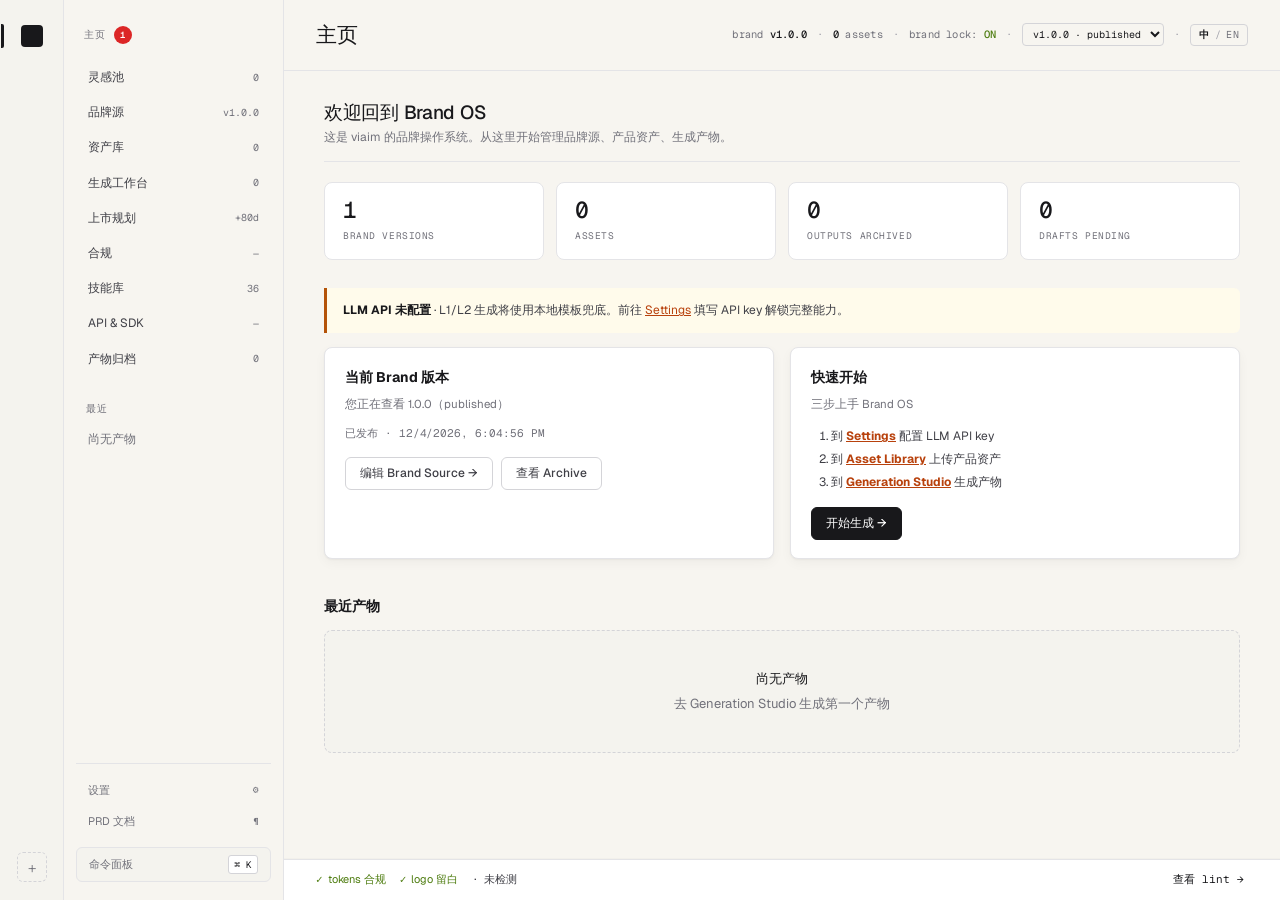
<file: index.html>
<!DOCTYPE html>
<html lang="zh-CN">
<head>
  <meta charset="UTF-8" />
  <meta name="viewport" content="width=device-width, initial-scale=1.0" />
  <title>viaim Brand OS</title>
  <link rel="stylesheet" href="styles.css" />
</head>
<body>

<div class="shell">
  <!-- ============ ICON RAIL ============ -->
  <aside class="rail" id="rail">
    <div class="rail-tile active" title="viaim">
      <div class="rail-square"></div>
    </div>
    <div class="rail-foot">
      <button class="rail-add" id="railAdd" title="新增 workspace">+</button>
    </div>
  </aside>

  <!-- ============ MAIN NAV ============ -->
  <aside class="nav" id="nav">
    <div class="nav-head">
      <div class="nav-eyebrow">
        <span id="navEyebrow">生成工作台</span>
        <span class="badge red" id="navEyebrowBadge" hidden>1</span>
      </div>
    </div>

    <a class="nav-link" data-route="inbox">
      <span class="lbl">灵感池</span>
      <span class="cnt mono" id="cntInbox">0</span>
    </a>
    <a class="nav-link" data-route="brand">
      <span class="lbl">品牌源</span>
      <span class="cnt mono" id="cntBrand">v1.0</span>
    </a>
    <a class="nav-link" data-route="assets">
      <span class="lbl">资产库</span>
      <span class="cnt mono" id="cntAssets">0</span>
    </a>
    <a class="nav-link" data-route="studio">
      <span class="lbl">生成工作台</span>
      <span class="cnt mono" id="cntStudio">0</span>
    </a>
    <a class="nav-link" data-route="launch">
      <span class="lbl">上市规划</span>
      <span class="cnt mono" id="cntLaunch">—</span>
    </a>
    <a class="nav-link" data-route="compliance">
      <span class="lbl">合规</span>
      <span class="cnt mono" id="cntCompliance">—</span>
    </a>
    <a class="nav-link" data-route="templates">
      <span class="lbl">技能库</span>
      <span class="cnt mono" id="cntTemplates">33</span>
    </a>
    <a class="nav-link" data-route="api">
      <span class="lbl">API &amp; SDK</span>
      <span class="cnt mono">—</span>
    </a>
    <a class="nav-link" data-route="archive">
      <span class="lbl">产物归档</span>
      <span class="cnt mono" id="cntArchive">0</span>
    </a>

    <div class="nav-section">最近</div>
    <div id="recentList"></div>

    <div class="nav-foot">
      <a class="nav-link sub" data-route="settings"><span class="lbl">设置</span><span class="cnt mono">⚙</span></a>
      <a class="nav-link sub" data-route="docs"><span class="lbl">PRD 文档</span><span class="cnt mono">¶</span></a>
      <div class="cmdk-hint" id="openCmdk">
        <span>命令面板</span>
        <span class="kbd">⌘ K</span>
      </div>
    </div>
  </aside>

  <!-- ============ MAIN ============ -->
  <main class="main">
    <header class="topbar">
      <h1 class="topbar-title" id="pageTitle">主页</h1>
      <div class="topbar-meta mono" id="topbarMeta"></div>
    </header>

    <div class="page" id="page"></div>
  </main>
</div>

<!-- compliance status bar -->
<div id="complianceBar"></div>

<!-- toast stack -->
<div class="toast-stack" id="toastStack"></div>

<!-- cmdk portal -->
<div id="cmdkPortal"></div>

<script src="i18n.js"></script>
<script src="store.js"></script>
<script src="api.js"></script>
<script src="templates.js"></script>
<script src="skills.js"></script>
<script src="modules.js"></script>
<script src="cmdk.js"></script>
<script src="app.js"></script>
</body>
</html>
</file>
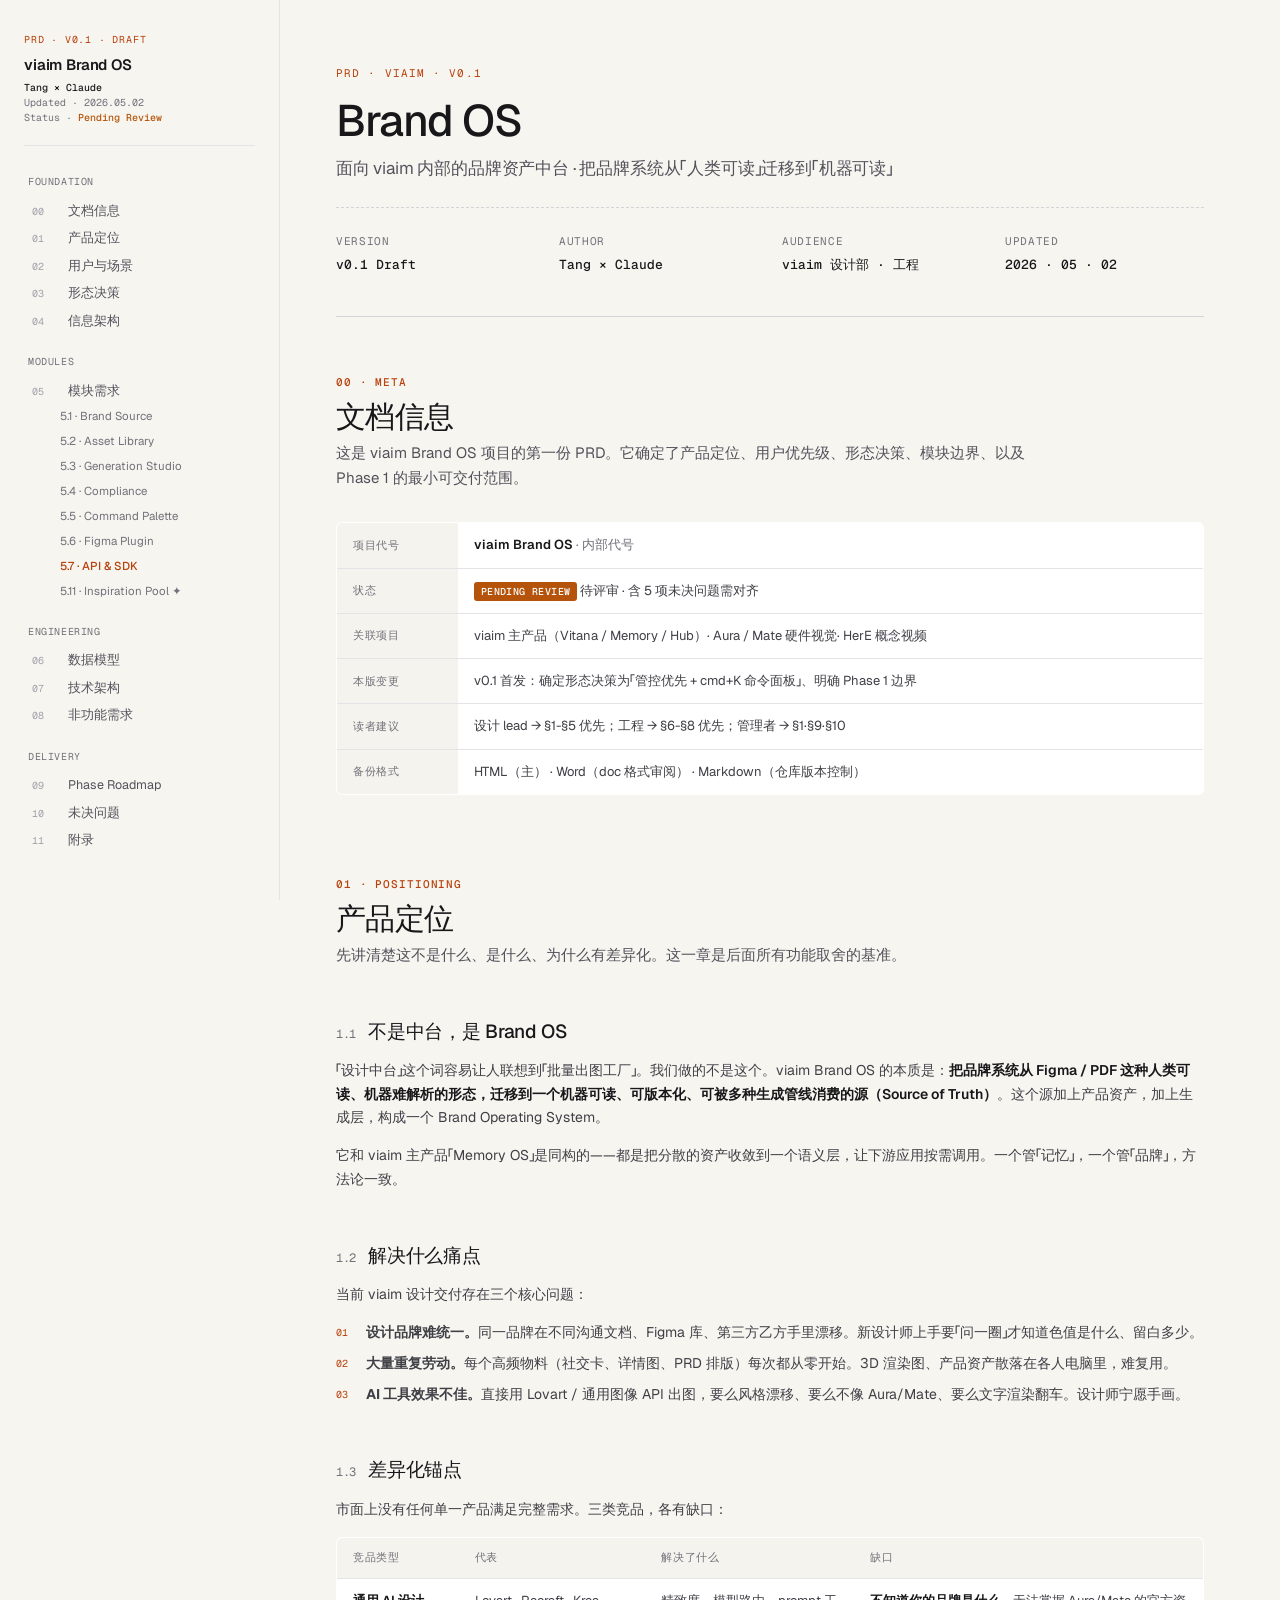
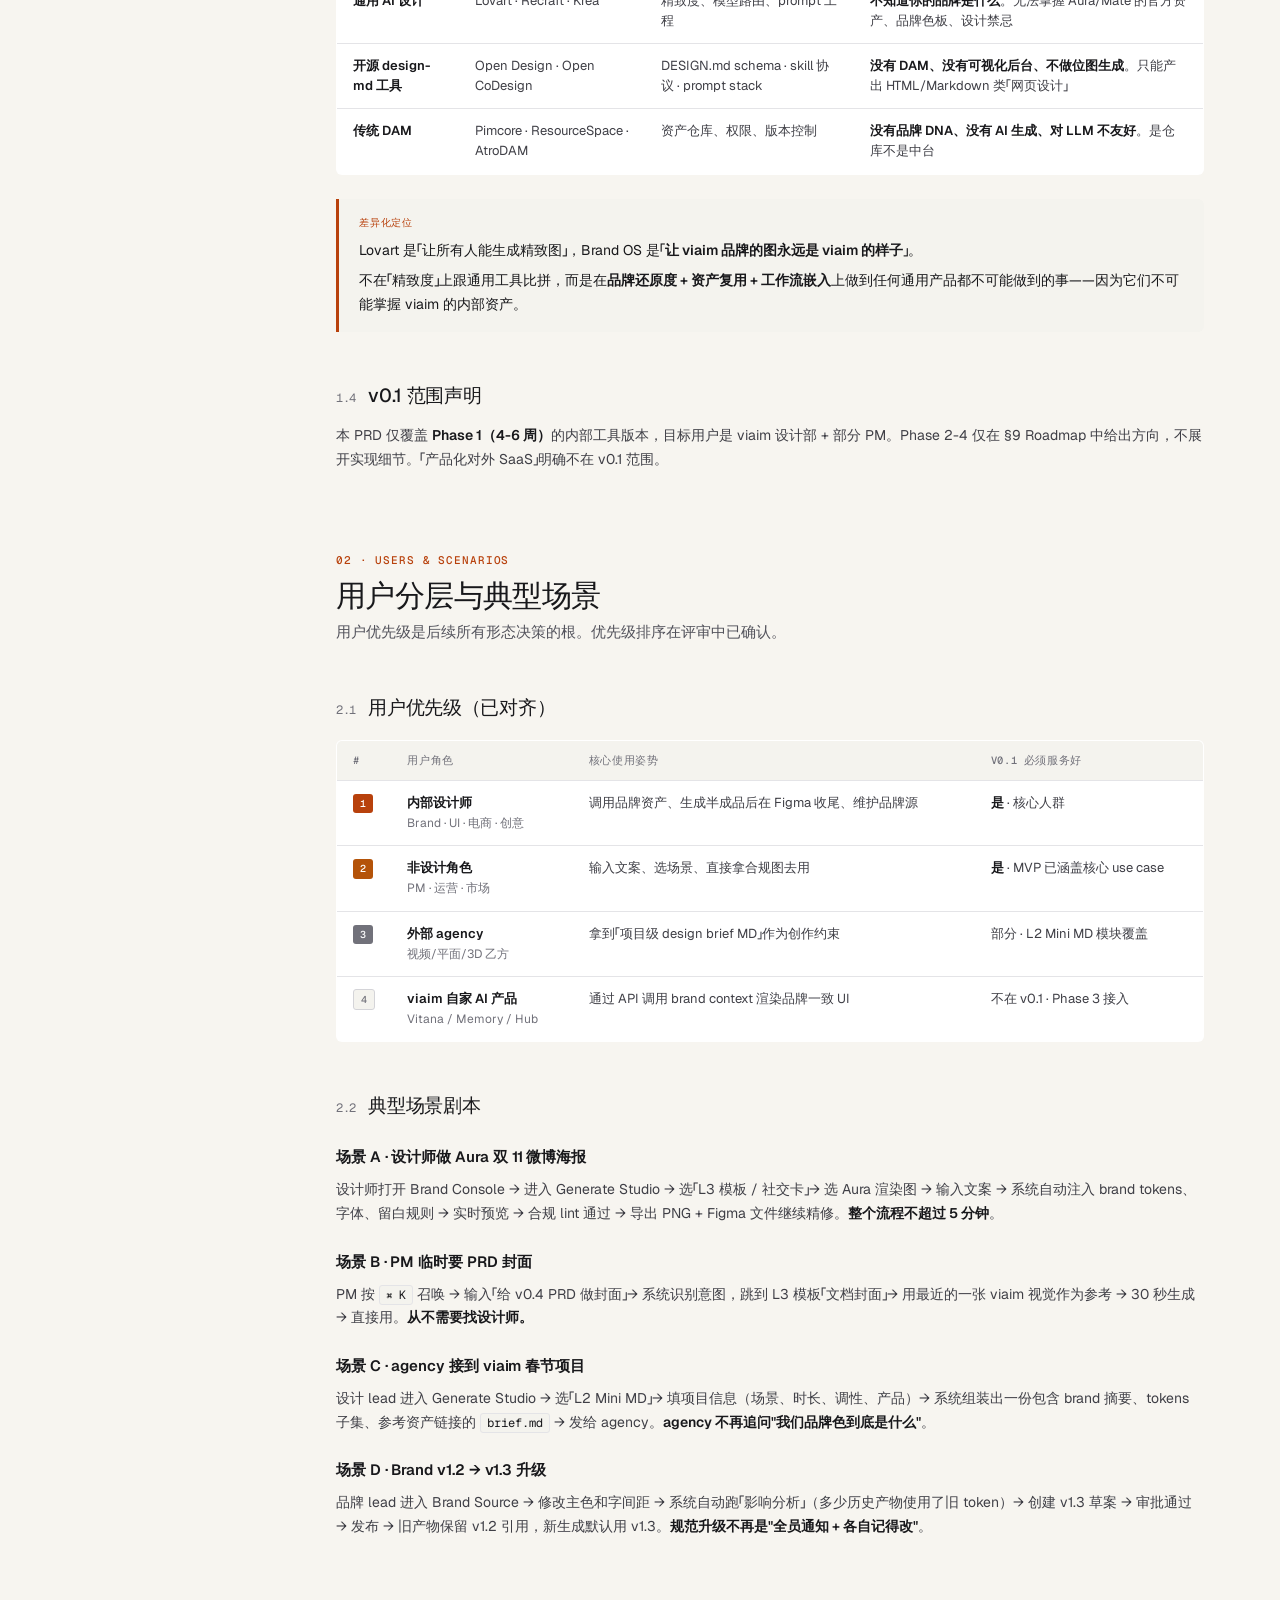
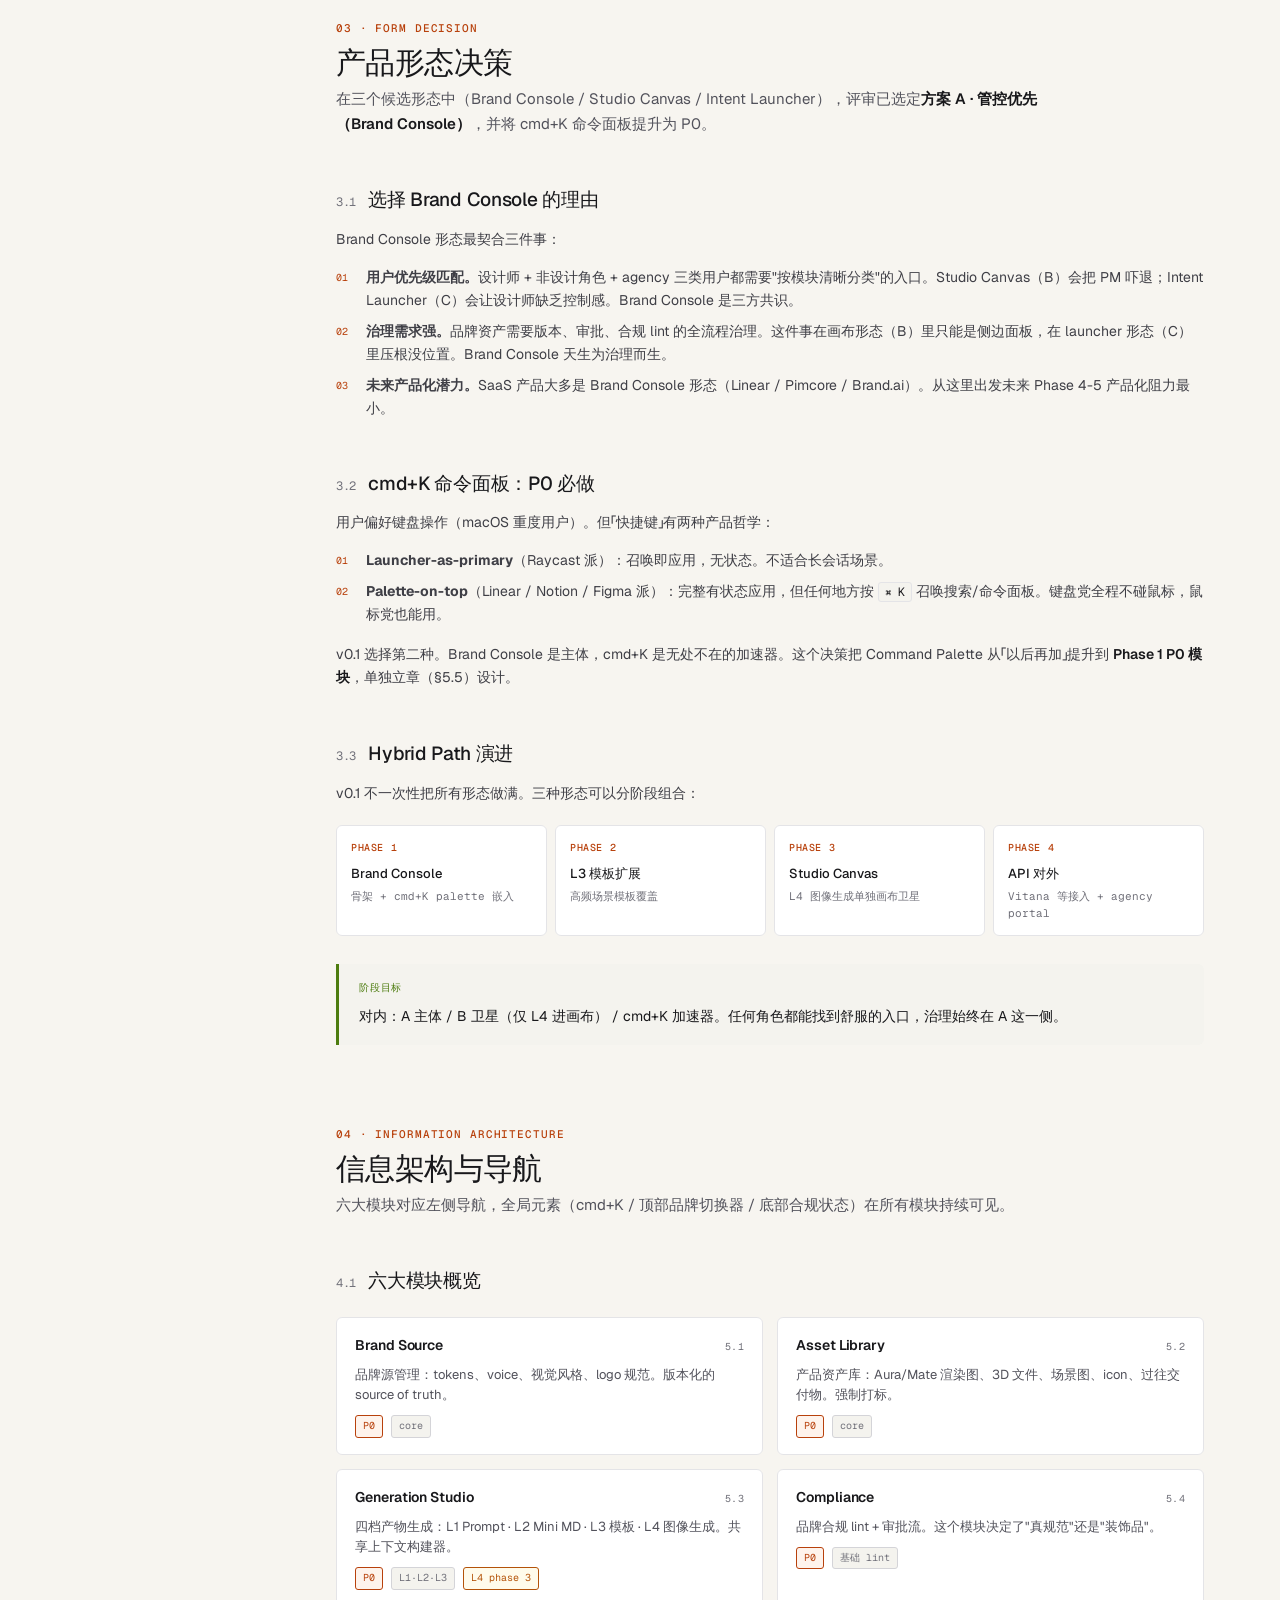
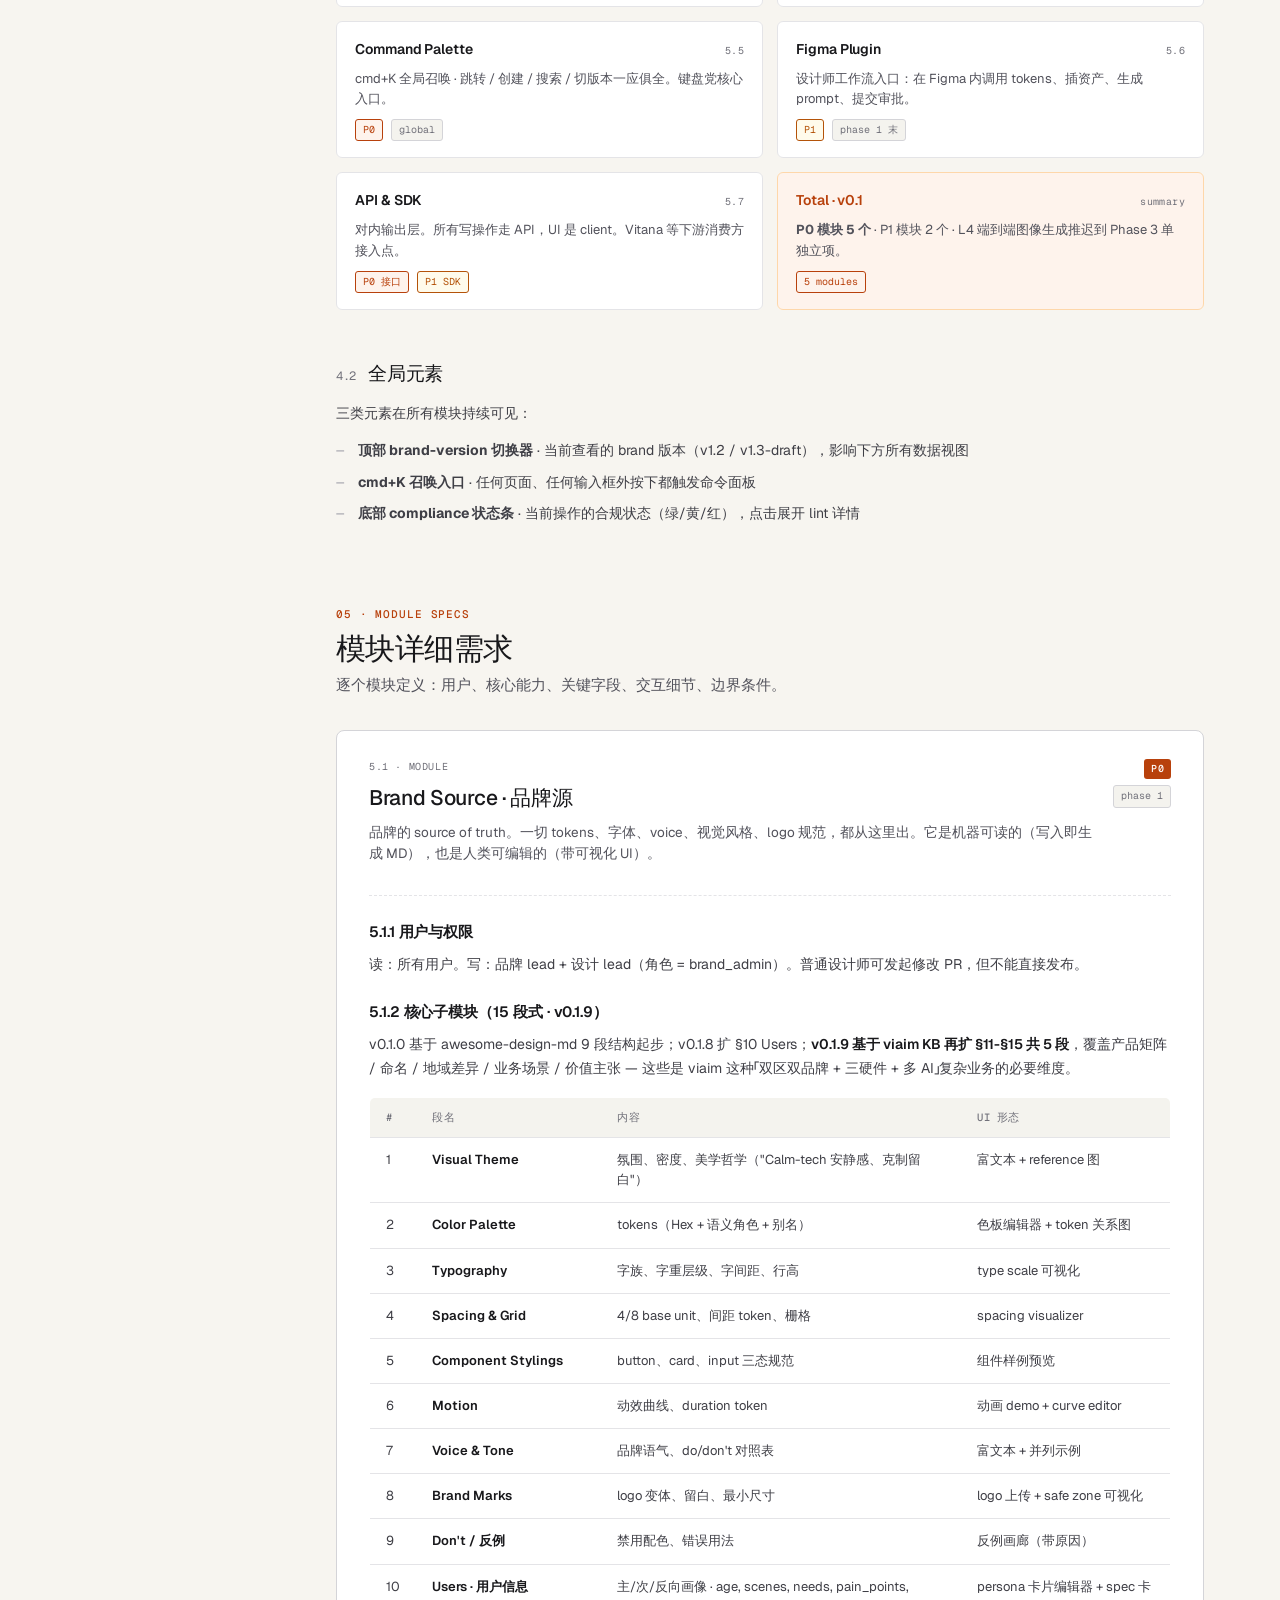
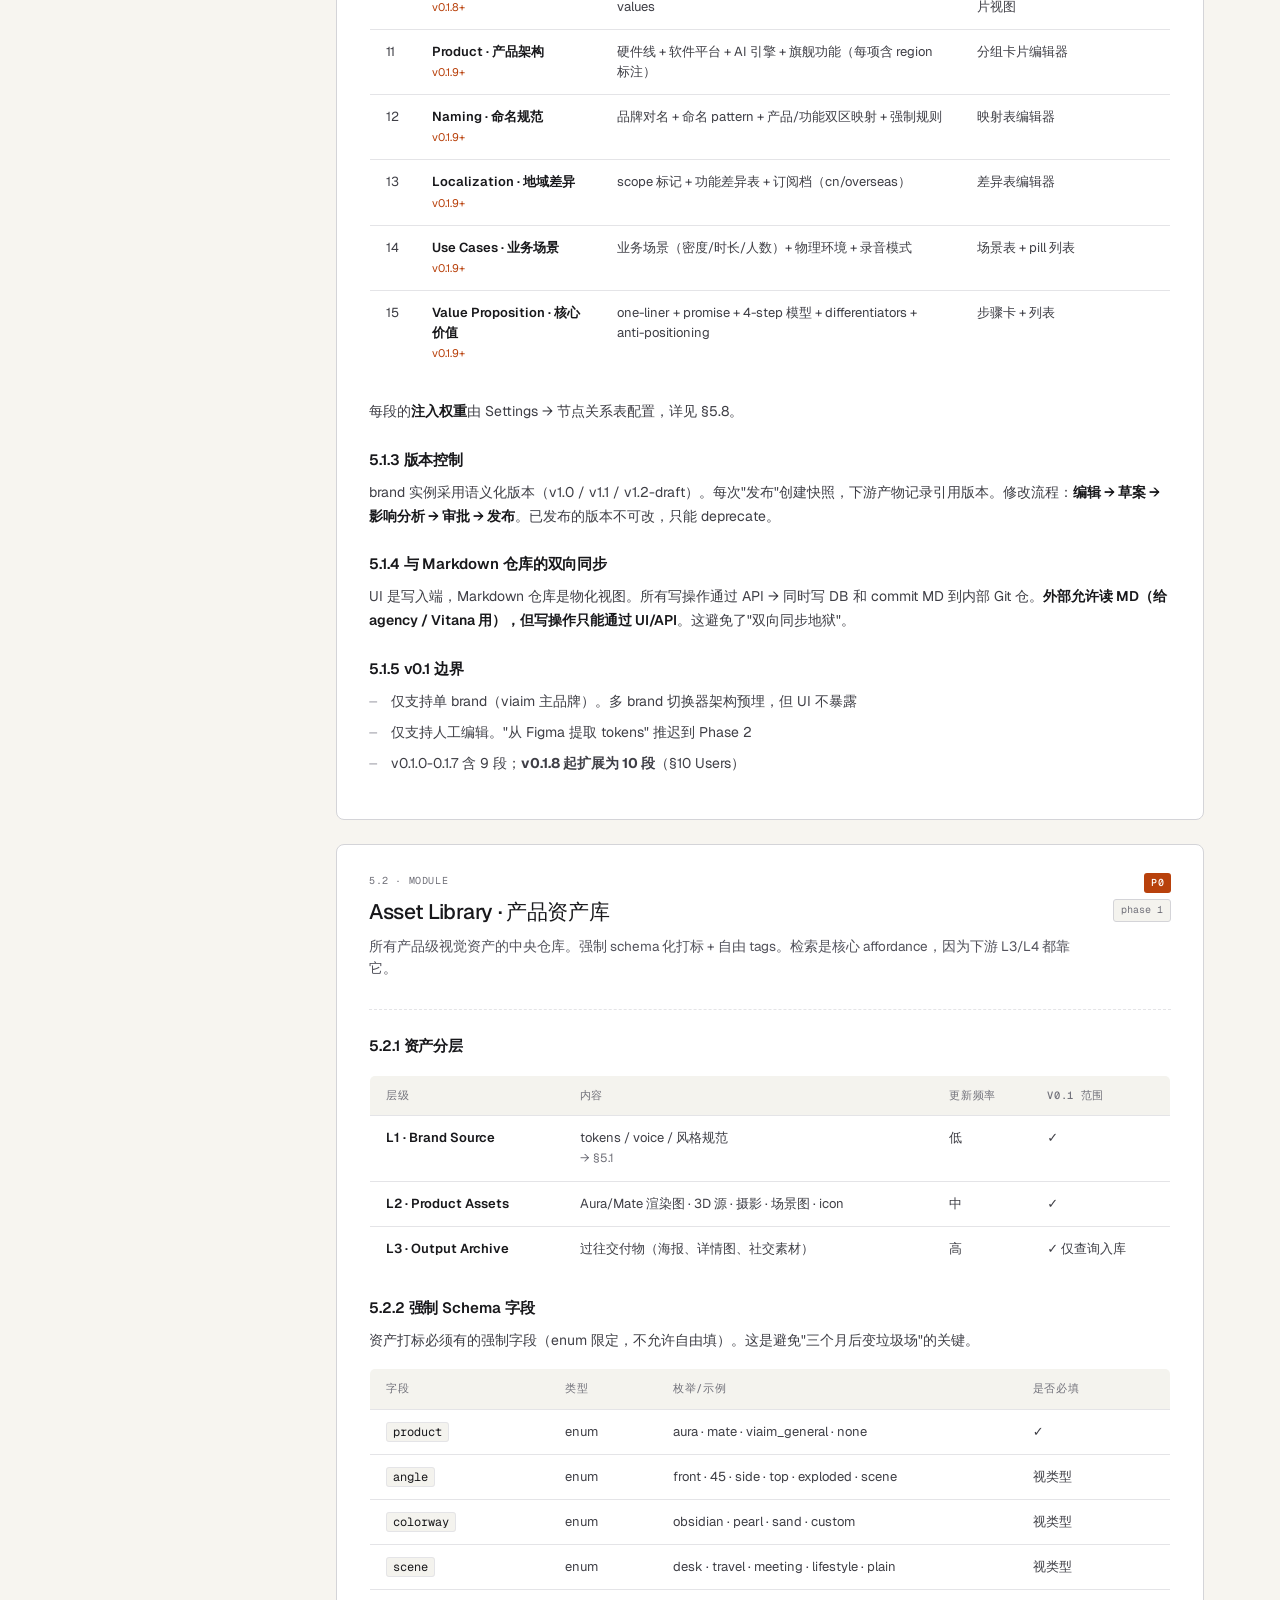
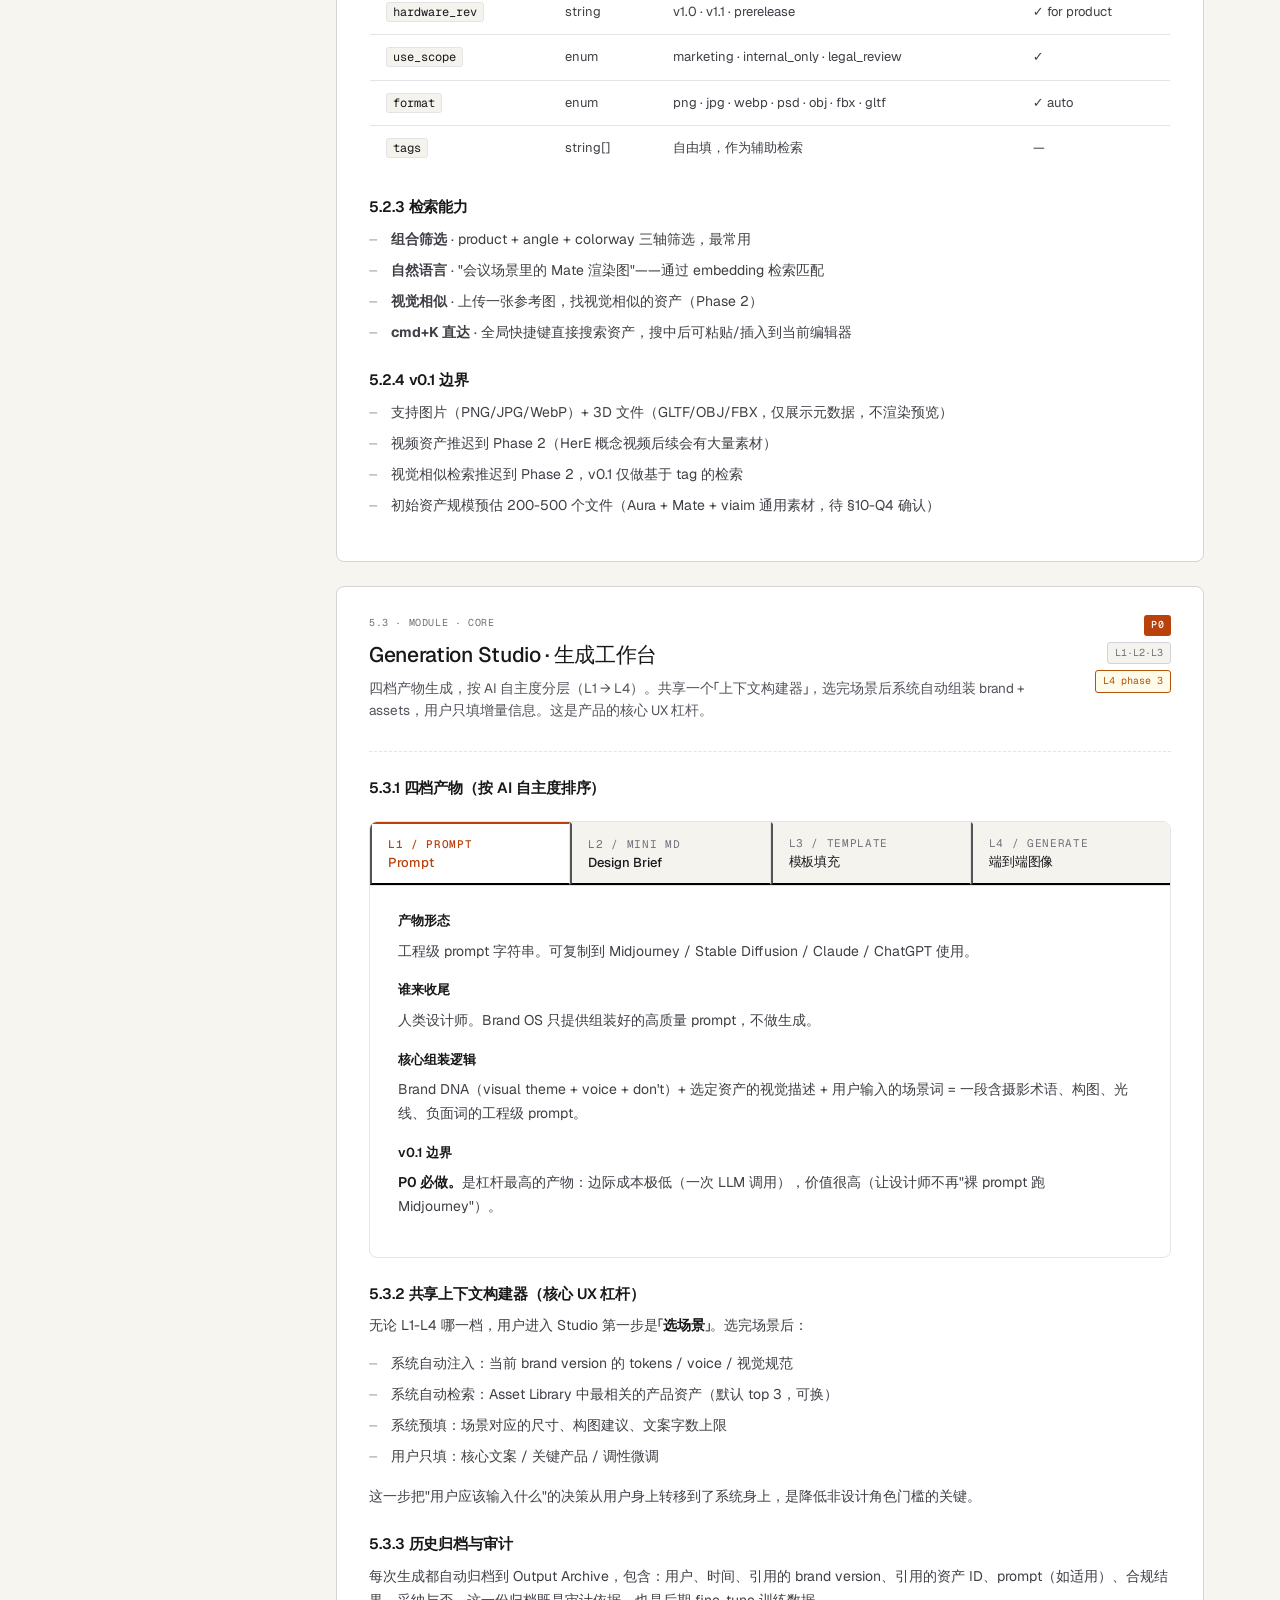
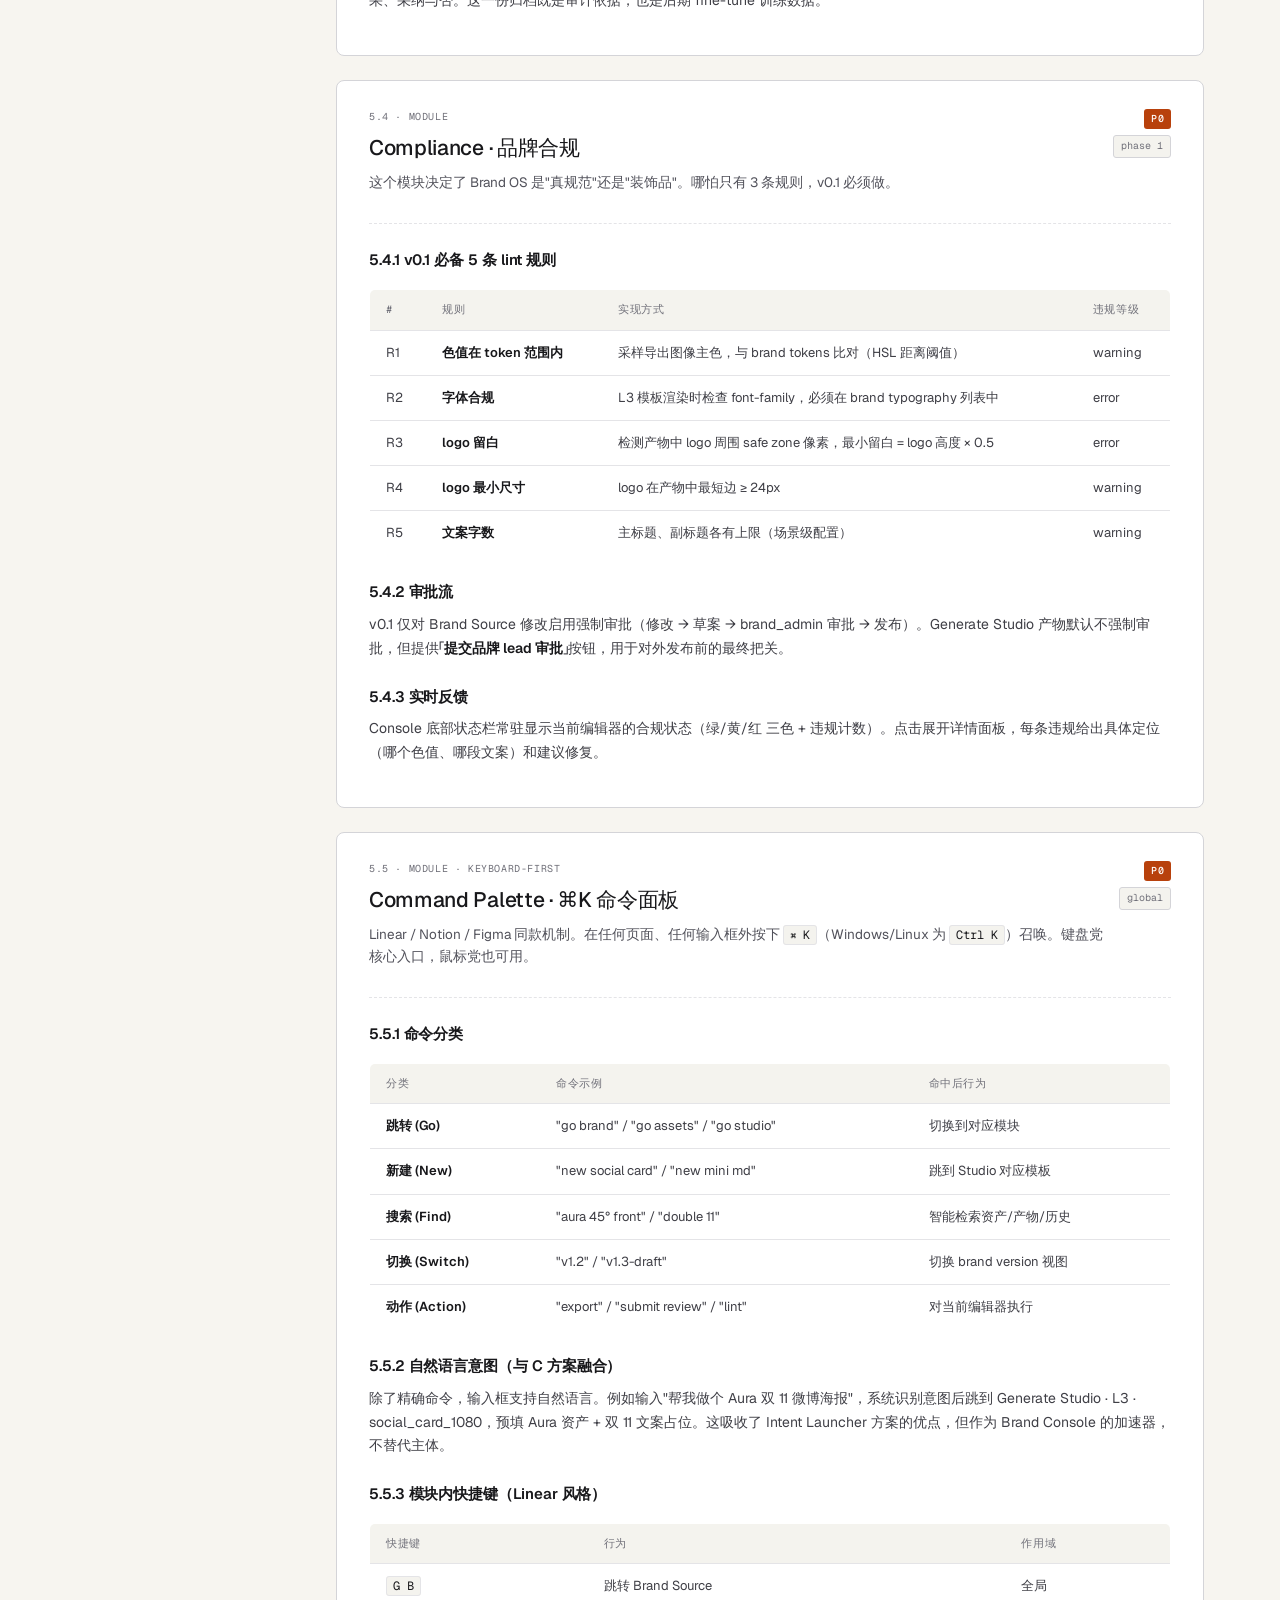
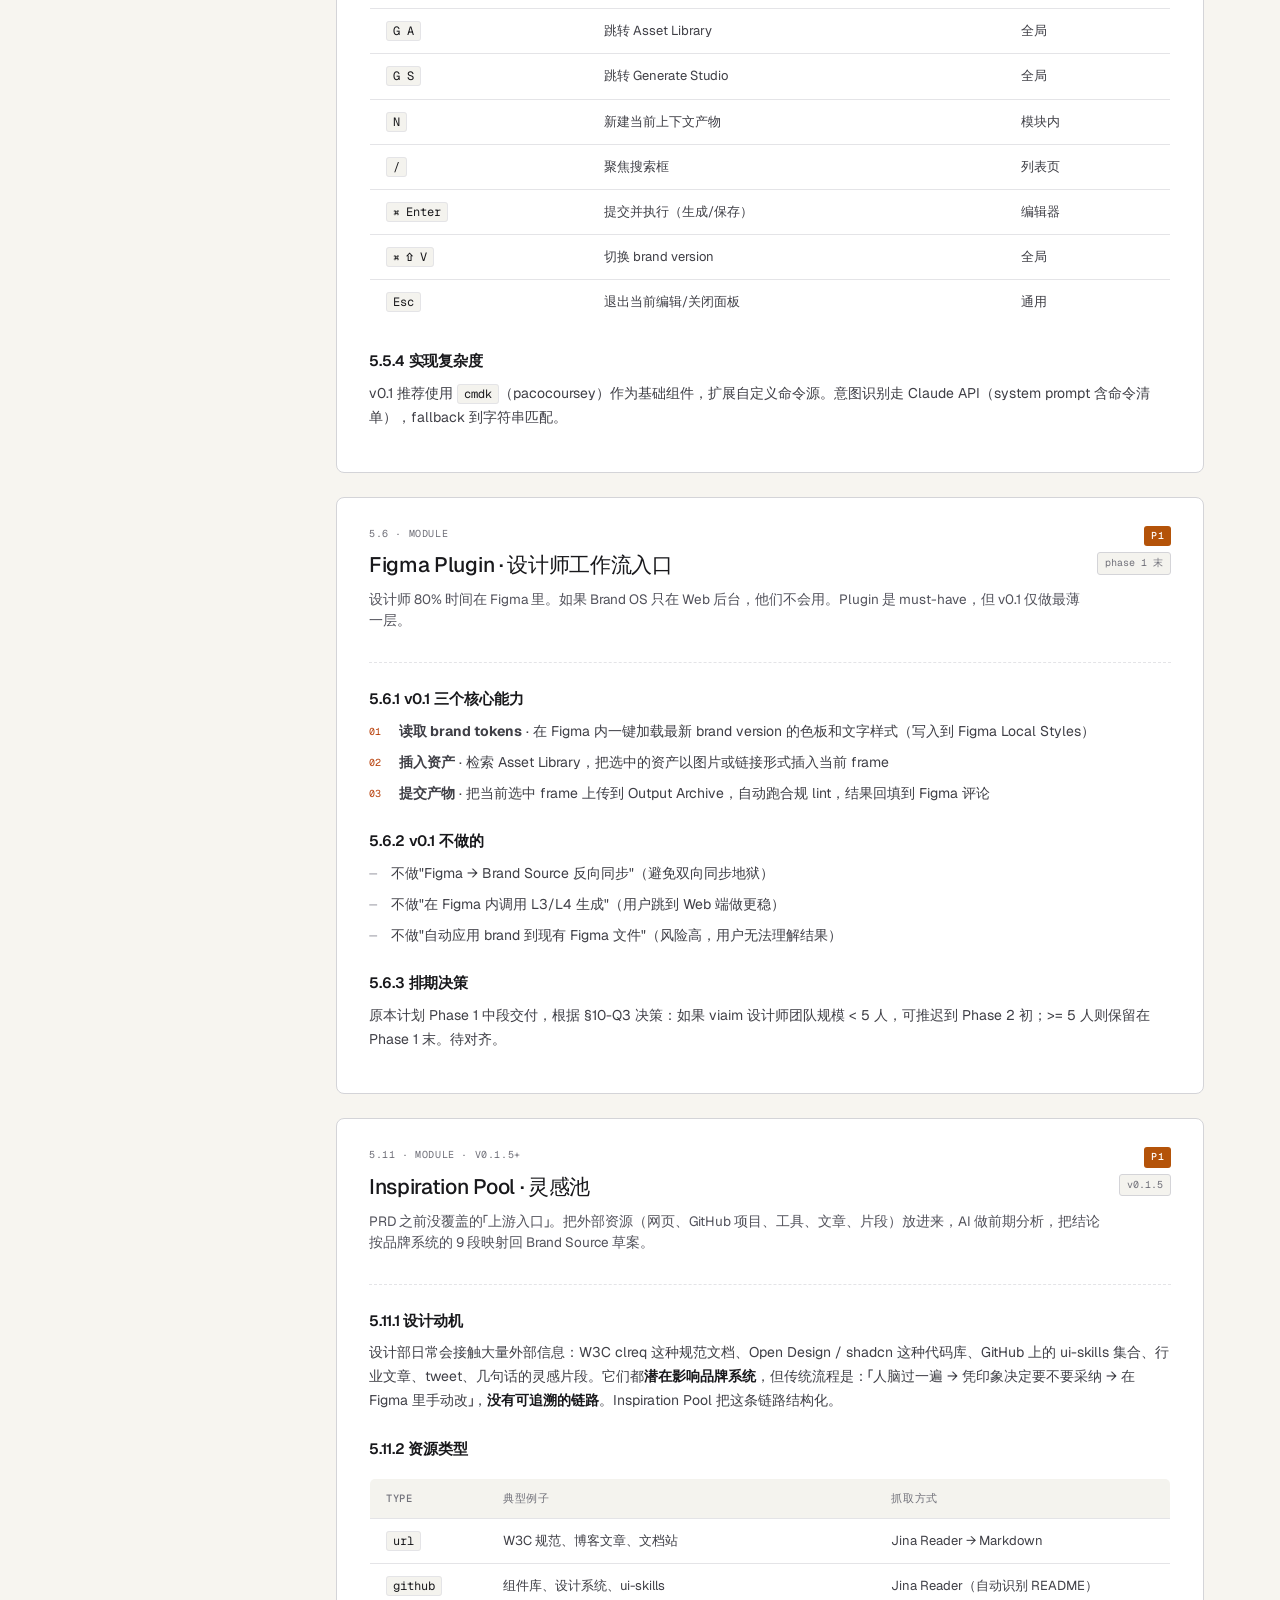
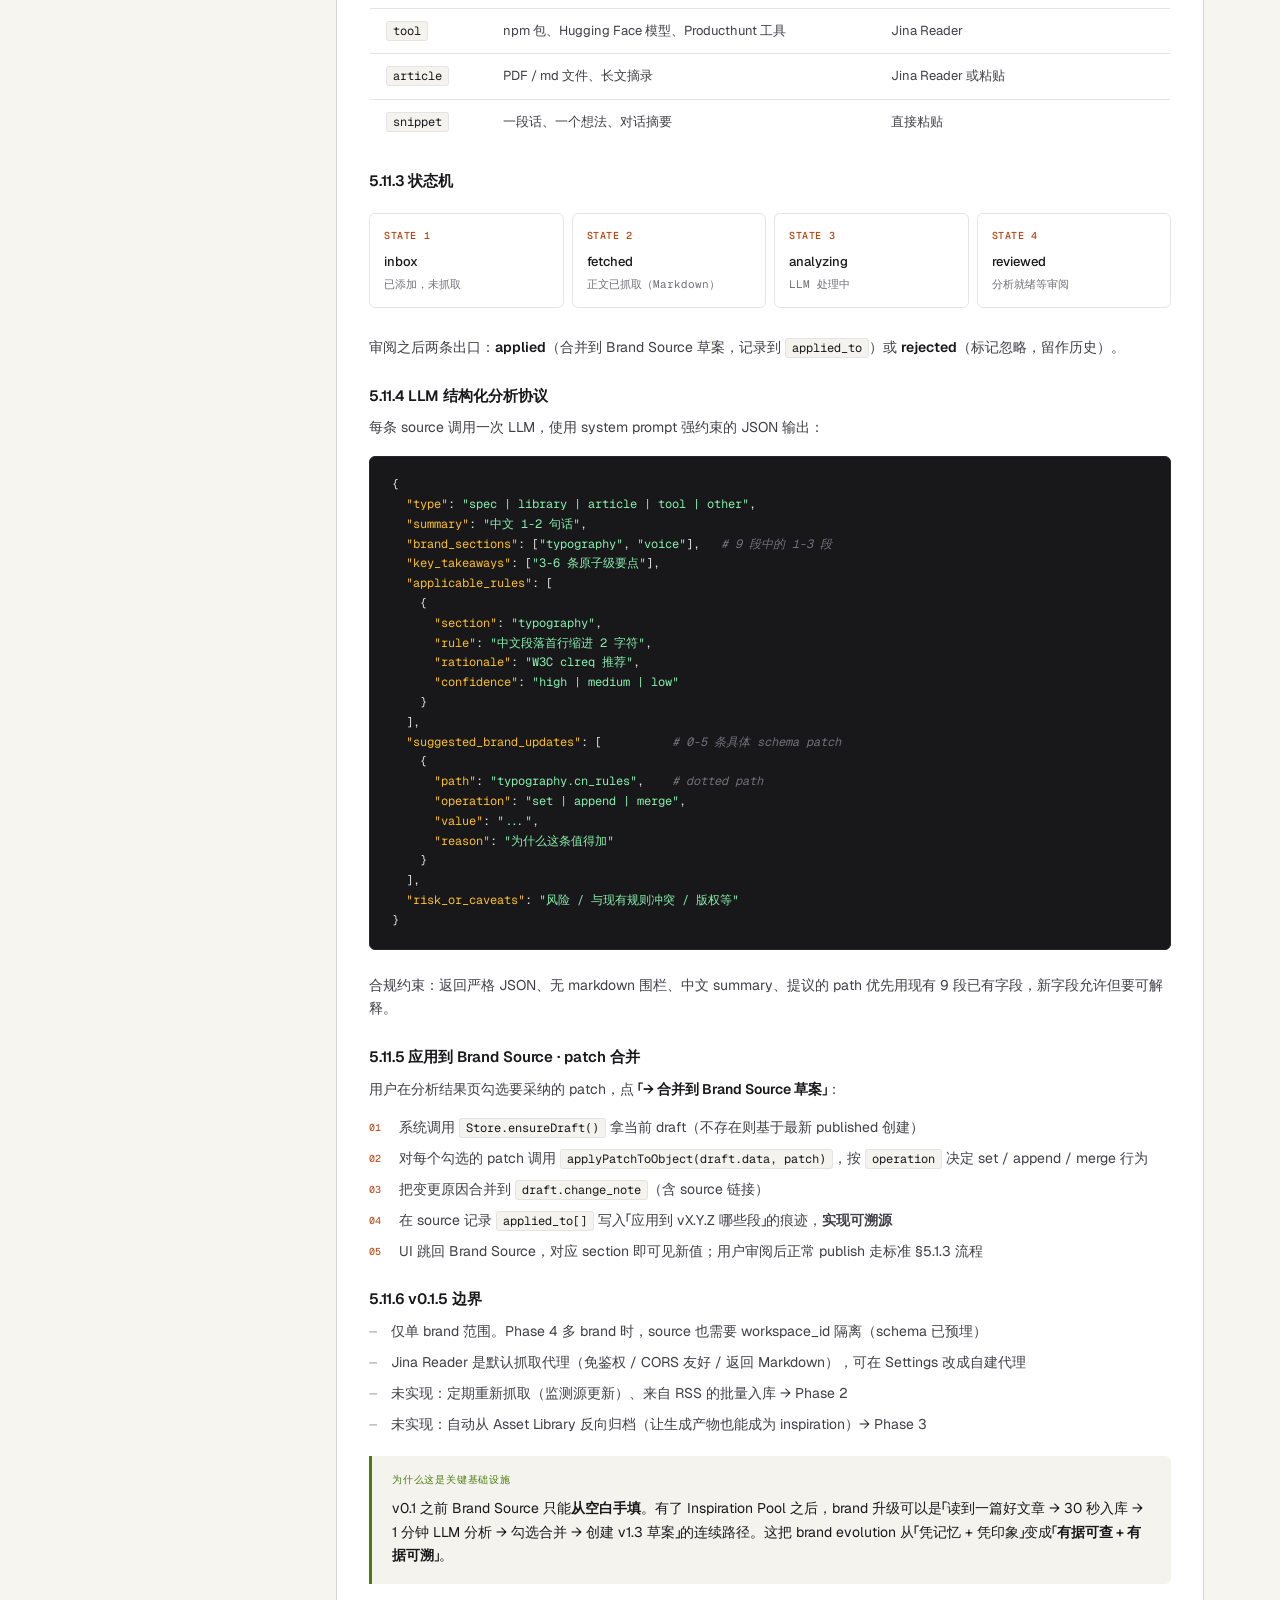
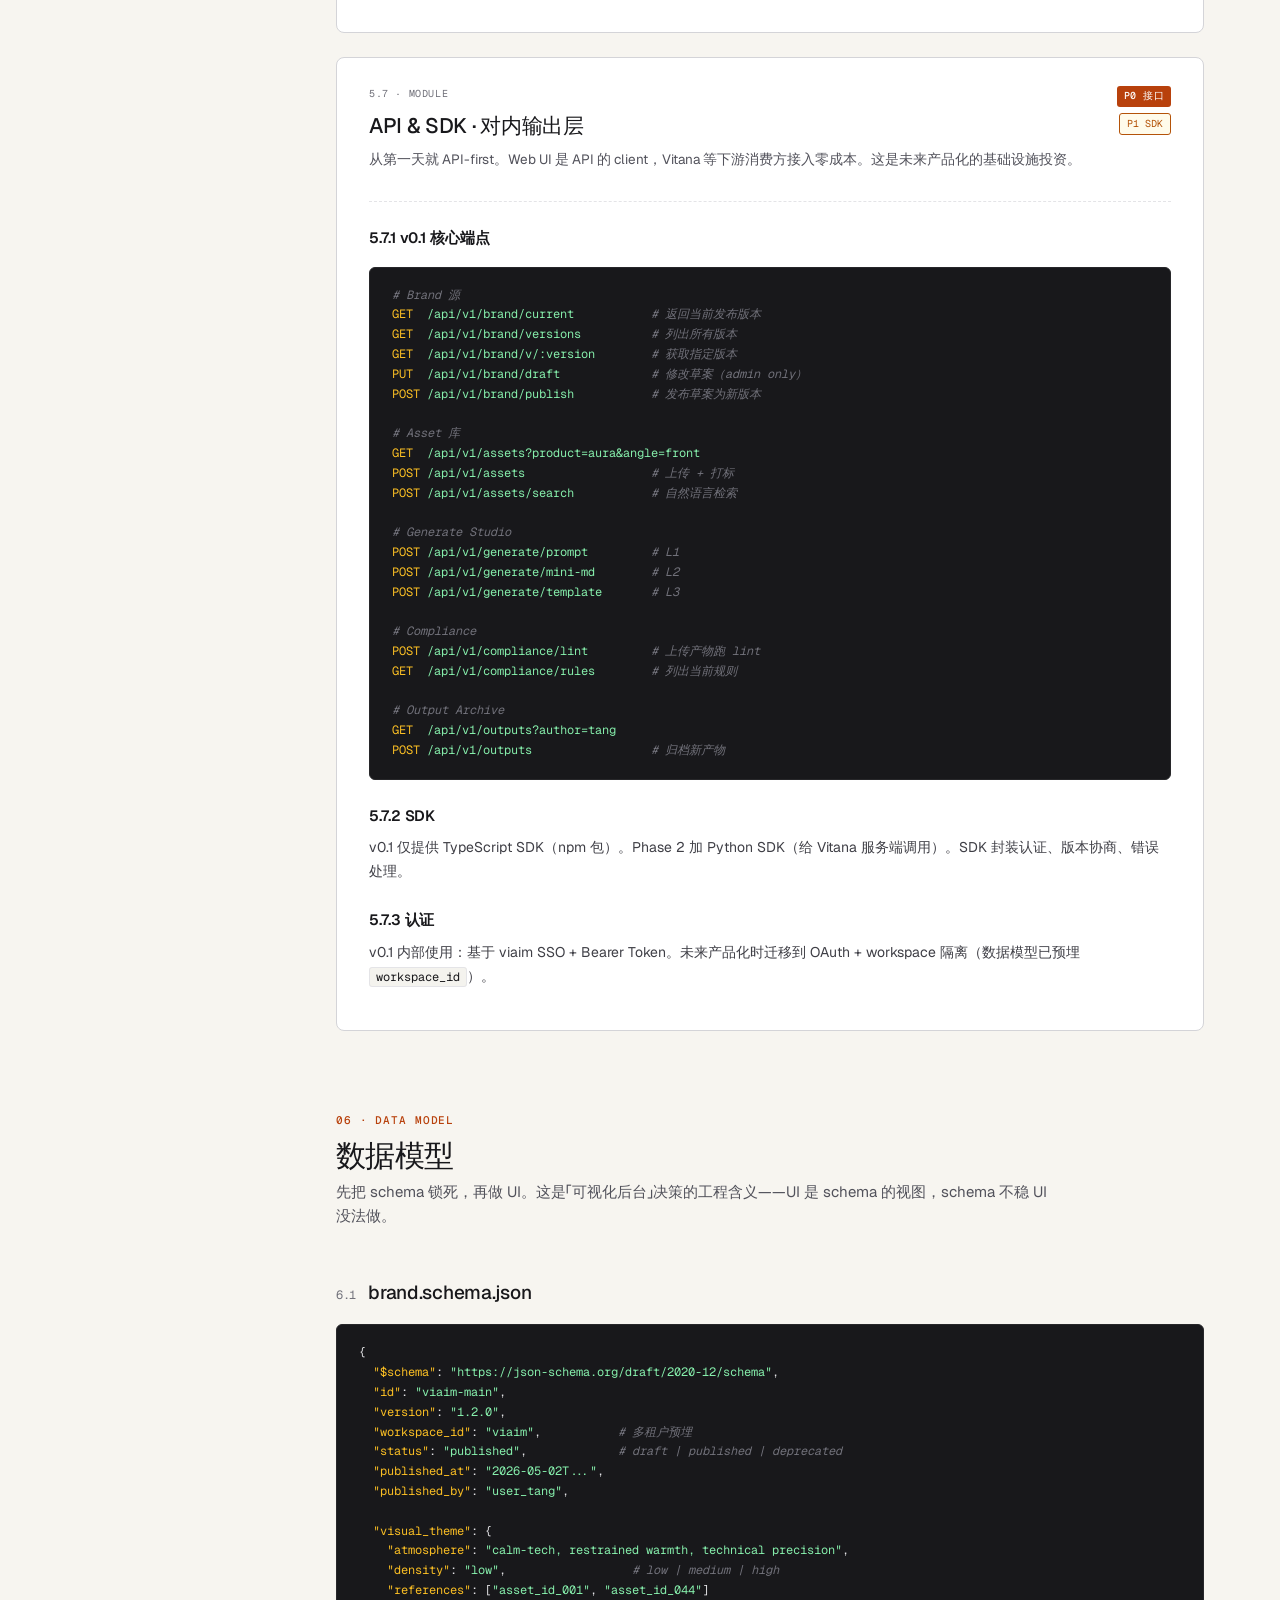
<file: prd.html>
<!DOCTYPE html>
<html lang="zh-CN">
<head>
<meta charset="UTF-8">
<meta name="viewport" content="width=device-width, initial-scale=1.0">
<title>viaim Brand OS · PRD v0.1</title>
<style>
@import url('https://fonts.googleapis.com/css2?family=Geist:wght@300;400;500;600;700&family=Geist+Mono:wght@400;500;600&display=swap');

:root {
  --paper: #f7f5f0;
  --paper-soft: #f4f3ee;
  --card: #ffffff;
  --ink: #18181b;
  --ink-soft: #3f3f46;
  --ink-mid: #52525b;
  --ink-mute: #71717a;
  --hint: #a1a1aa;
  --line: #d4d4d8;
  --line-soft: #e4e4e7;
  --bg-soft: #f4f3ee;
  --bg-softer: #ecebe5;
  --accent: #b8410c;
  --accent-soft: #fef3ec;
  --accent-line: #fed7aa;
  --green: #4d7c0f;
  --green-soft: #f7fee7;
  --red: #b91c1c;
  --red-soft: #fef2f2;
  --amber: #b45309;
  --amber-soft: #fffbeb;
  --blue: #1e40af;
  --blue-soft: #eff6ff;
}

* { box-sizing: border-box; margin: 0; padding: 0; }

html { scroll-behavior: smooth; }

body {
  font-family: 'Geist', -apple-system, system-ui, sans-serif;
  background: var(--paper);
  color: var(--ink);
  font-size: 14px;
  line-height: 1.65;
  -webkit-font-smoothing: antialiased;
}

.mono { font-family: 'Geist Mono', monospace; font-feature-settings: "ss01"; letter-spacing: -0.005em; }

/* ============= LAYOUT ============= */
.app {
  display: grid;
  grid-template-columns: 280px 1fr;
  min-height: 100vh;
  max-width: 1480px;
  margin: 0 auto;
}

/* ============= SIDEBAR ============= */
aside.toc {
  border-right: 1px solid var(--line-soft);
  padding: 32px 24px 48px;
  position: sticky;
  top: 0;
  height: 100vh;
  overflow-y: auto;
  background: var(--paper);
}

aside.toc::-webkit-scrollbar { width: 4px; }
aside.toc::-webkit-scrollbar-thumb { background: var(--line); border-radius: 2px; }

.toc-head {
  margin-bottom: 28px;
  padding-bottom: 20px;
  border-bottom: 1px solid var(--line-soft);
}

.toc-tag {
  font-family: 'Geist Mono', monospace;
  font-size: 10px;
  text-transform: uppercase;
  letter-spacing: 0.08em;
  color: var(--accent);
  margin-bottom: 6px;
}

.toc-title {
  font-size: 15px;
  font-weight: 600;
  letter-spacing: -0.01em;
  line-height: 1.3;
}

.toc-meta {
  font-family: 'Geist Mono', monospace;
  font-size: 10px;
  color: var(--ink-mute);
  margin-top: 6px;
  line-height: 1.5;
}

.toc-meta b { color: var(--ink); font-weight: 500; }

.toc-section {
  font-family: 'Geist Mono', monospace;
  font-size: 10px;
  text-transform: uppercase;
  letter-spacing: 0.06em;
  color: var(--ink-mute);
  margin: 20px 0 6px;
  padding-left: 4px;
}

.toc-link {
  display: flex;
  align-items: baseline;
  gap: 8px;
  padding: 5px 8px;
  font-size: 12.5px;
  color: var(--ink-mid);
  border-radius: 4px;
  text-decoration: none;
  border-left: 2px solid transparent;
  margin-left: -2px;
  line-height: 1.4;
  transition: all 0.12s;
  cursor: pointer;
}

.toc-link .num {
  font-family: 'Geist Mono', monospace;
  font-size: 10px;
  color: var(--hint);
  min-width: 28px;
}

.toc-link:hover {
  background: var(--bg-soft);
  color: var(--ink);
}

.toc-link.active {
  background: var(--accent-soft);
  color: var(--accent);
  border-left-color: var(--accent);
  font-weight: 500;
}

.toc-link.active .num { color: var(--accent); }

.toc-sub {
  display: block;
  padding: 3px 8px 3px 36px;
  font-size: 11.5px;
  color: var(--ink-mute);
  text-decoration: none;
  border-radius: 3px;
  cursor: pointer;
}

.toc-sub:hover { color: var(--ink); }
.toc-sub.active { color: var(--accent); font-weight: 500; }

/* ============= MAIN ============= */
main.content {
  padding: 64px 56px 120px;
  max-width: 980px;
}

@media (max-width: 1100px) {
  .app { grid-template-columns: 1fr; }
  aside.toc {
    position: relative;
    height: auto;
    border-right: none;
    border-bottom: 1px solid var(--line-soft);
    padding: 24px;
  }
  main.content { padding: 32px 24px 80px; }
}

/* ============= COVER ============= */
.cover {
  border-bottom: 1px solid var(--line);
  padding-bottom: 40px;
  margin-bottom: 56px;
}

.cover-tag {
  font-family: 'Geist Mono', monospace;
  font-size: 11px;
  text-transform: uppercase;
  letter-spacing: 0.1em;
  color: var(--accent);
  margin-bottom: 16px;
}

.cover h1 {
  font-size: 44px;
  font-weight: 500;
  letter-spacing: -0.025em;
  line-height: 1.05;
  margin-bottom: 10px;
}

.cover .sub {
  font-size: 17px;
  color: var(--ink-mid);
  font-weight: 400;
  margin-bottom: 24px;
  letter-spacing: -0.01em;
}

.cover-meta {
  display: grid;
  grid-template-columns: repeat(4, 1fr);
  gap: 24px;
  padding-top: 24px;
  border-top: 1px dashed var(--line);
  font-family: 'Geist Mono', monospace;
  font-size: 11px;
}

.cover-meta .k {
  text-transform: uppercase;
  color: var(--ink-mute);
  letter-spacing: 0.06em;
  margin-bottom: 4px;
}

.cover-meta .v {
  color: var(--ink);
  font-weight: 500;
  font-size: 13px;
}

@media (max-width: 600px) {
  .cover h1 { font-size: 32px; }
  .cover-meta { grid-template-columns: 1fr 1fr; }
}

/* ============= SECTION ============= */
section.chapter {
  margin-bottom: 80px;
  scroll-margin-top: 24px;
}

.ch-num {
  font-family: 'Geist Mono', monospace;
  font-size: 11px;
  letter-spacing: 0.08em;
  color: var(--accent);
  text-transform: uppercase;
  margin-bottom: 8px;
  font-weight: 500;
}

.ch-title {
  font-size: 30px;
  font-weight: 500;
  letter-spacing: -0.02em;
  line-height: 1.2;
  margin-bottom: 6px;
}

.ch-lead {
  font-size: 15px;
  color: var(--ink-mid);
  line-height: 1.65;
  margin-bottom: 32px;
  max-width: 720px;
}

h3.sub-title {
  font-size: 19px;
  font-weight: 500;
  letter-spacing: -0.015em;
  margin: 36px 0 12px;
  padding-top: 12px;
  scroll-margin-top: 24px;
  display: flex;
  align-items: baseline;
  gap: 12px;
}

h3.sub-title .id {
  font-family: 'Geist Mono', monospace;
  font-size: 12px;
  color: var(--ink-mute);
  font-weight: 400;
}

h4.minor-title {
  font-size: 15px;
  font-weight: 600;
  letter-spacing: -0.005em;
  margin: 24px 0 8px;
}

p {
  margin-bottom: 14px;
  color: var(--ink-soft);
  line-height: 1.7;
}

p b, strong { color: var(--ink); font-weight: 600; }

/* ============= LISTS (limited use, for spec only) ============= */
ul.spec-list, ol.spec-list {
  margin: 8px 0 16px 0;
  padding-left: 0;
  list-style: none;
}

.spec-list li {
  position: relative;
  padding-left: 22px;
  margin-bottom: 8px;
  color: var(--ink-soft);
  line-height: 1.65;
}

.spec-list li::before {
  content: "—";
  position: absolute;
  left: 0;
  color: var(--hint);
  font-family: 'Geist Mono', monospace;
}

ol.spec-list { counter-reset: lst; }
ol.spec-list li::before {
  counter-increment: lst;
  content: counter(lst, decimal-leading-zero);
  font-size: 10px;
  font-family: 'Geist Mono', monospace;
  color: var(--accent);
  top: 4px;
}
ol.spec-list li { padding-left: 30px; }

/* ============= CALLOUT ============= */
.callout {
  background: var(--bg-soft);
  border-left: 3px solid var(--accent);
  padding: 16px 20px;
  border-radius: 0 6px 6px 0;
  margin: 20px 0;
}

.callout-label {
  font-family: 'Geist Mono', monospace;
  font-size: 10px;
  text-transform: uppercase;
  letter-spacing: 0.08em;
  color: var(--accent);
  margin-bottom: 8px;
  font-weight: 500;
}

.callout p { margin-bottom: 6px; color: var(--ink); font-size: 14px; }
.callout p:last-child { margin-bottom: 0; }

.callout.green { border-left-color: var(--green); }
.callout.green .callout-label { color: var(--green); }
.callout.amber { border-left-color: var(--amber); }
.callout.amber .callout-label { color: var(--amber); }
.callout.blue { border-left-color: var(--blue); }
.callout.blue .callout-label { color: var(--blue); }

/* ============= STATS BAR ============= */
.stats {
  display: grid;
  grid-template-columns: repeat(4, 1fr);
  gap: 0;
  border: 1px solid var(--line);
  border-radius: 6px;
  background: var(--card);
  margin: 24px 0 32px;
  overflow: hidden;
}

.stat {
  padding: 18px 20px;
  border-right: 1px solid var(--line-soft);
}

.stat:last-child { border-right: none; }

.stat .v {
  font-family: 'Geist Mono', monospace;
  font-size: 22px;
  font-weight: 500;
  letter-spacing: -0.02em;
  color: var(--ink);
  line-height: 1;
  margin-bottom: 6px;
}

.stat .k {
  font-family: 'Geist Mono', monospace;
  font-size: 10px;
  text-transform: uppercase;
  color: var(--ink-mute);
  letter-spacing: 0.06em;
}

@media (max-width: 768px) {
  .stats { grid-template-columns: 1fr 1fr; }
  .stat:nth-child(2) { border-right: none; }
  .stat:nth-child(1), .stat:nth-child(2) { border-bottom: 1px solid var(--line-soft); }
}

/* ============= TABLE ============= */
table.spec {
  width: 100%;
  border-collapse: collapse;
  background: var(--card);
  border: 1px solid var(--line);
  border-radius: 6px;
  overflow: hidden;
  font-size: 13px;
  margin: 16px 0 24px;
}

table.spec th {
  background: var(--bg-soft);
  text-align: left;
  padding: 11px 16px;
  font-family: 'Geist Mono', monospace;
  font-size: 10.5px;
  text-transform: uppercase;
  color: var(--ink-mute);
  letter-spacing: 0.06em;
  font-weight: 500;
  border-bottom: 1px solid var(--line-soft);
}

table.spec td {
  padding: 12px 16px;
  border-bottom: 1px solid var(--line-soft);
  vertical-align: top;
  color: var(--ink-soft);
  line-height: 1.55;
}

table.spec tr:last-child td { border-bottom: none; }

table.spec td b { color: var(--ink); font-weight: 600; }
table.spec td .mono { font-size: 12px; }

.priority-pill {
  display: inline-block;
  font-family: 'Geist Mono', monospace;
  font-size: 10px;
  padding: 2px 7px;
  border-radius: 3px;
  letter-spacing: 0.04em;
  font-weight: 500;
}
.priority-pill.p0 { background: var(--accent); color: white; }
.priority-pill.p1 { background: var(--amber); color: white; }
.priority-pill.p2 { background: var(--ink-mute); color: white; }
.priority-pill.p3 { background: var(--bg-soft); color: var(--ink-mute); border: 1px solid var(--line); }

/* ============= MODULE CARD ============= */
.module-grid {
  display: grid;
  grid-template-columns: repeat(2, 1fr);
  gap: 14px;
  margin: 20px 0;
}

@media (max-width: 768px) {
  .module-grid { grid-template-columns: 1fr; }
}

.mod-card {
  border: 1px solid var(--line-soft);
  border-radius: 6px;
  padding: 16px 18px;
  background: var(--card);
}

.mod-card .head {
  display: flex;
  justify-content: space-between;
  align-items: baseline;
  margin-bottom: 8px;
}

.mod-card .name {
  font-size: 14px;
  font-weight: 600;
  letter-spacing: -0.005em;
}

.mod-card .id {
  font-family: 'Geist Mono', monospace;
  font-size: 10px;
  color: var(--ink-mute);
  letter-spacing: 0.04em;
}

.mod-card .desc {
  font-size: 13px;
  color: var(--ink-mid);
  line-height: 1.55;
  margin-bottom: 8px;
}

.mod-card .meta {
  display: flex;
  gap: 8px;
  flex-wrap: wrap;
  margin-top: 10px;
}

.tag {
  display: inline-block;
  padding: 2px 7px;
  border: 1px solid var(--line);
  border-radius: 3px;
  font-family: 'Geist Mono', monospace;
  font-size: 10px;
  color: var(--ink-mute);
  background: var(--paper-soft);
}

.tag.p0 { border-color: var(--accent); color: var(--accent); background: var(--accent-soft); }
.tag.green { border-color: var(--green); color: var(--green); background: var(--green-soft); }
.tag.amber { border-color: var(--amber); color: var(--amber); background: var(--amber-soft); }

/* ============= CODE BLOCK ============= */
pre.code {
  background: #18181b;
  color: #e4e4e7;
  border-radius: 6px;
  padding: 18px 22px;
  font-family: 'Geist Mono', monospace;
  font-size: 12px;
  line-height: 1.65;
  overflow-x: auto;
  margin: 16px 0 24px;
  border: 1px solid #27272a;
}

pre.code .c { color: #71717a; font-style: italic; } /* comment */
pre.code .k { color: #fbbf24; } /* key */
pre.code .s { color: #86efac; } /* string */
pre.code .n { color: #93c5fd; } /* number/literal */
pre.code .p { color: #d4d4d8; } /* punctuation */
pre.code .t { color: #f9a8d4; } /* type annotation */

code.inline {
  font-family: 'Geist Mono', monospace;
  font-size: 12px;
  background: var(--bg-soft);
  padding: 1px 6px;
  border-radius: 3px;
  color: var(--ink);
  border: 1px solid var(--line-soft);
}

/* ============= FLOW / DIAGRAM ============= */
.flow {
  display: grid;
  grid-template-columns: repeat(4, 1fr);
  gap: 8px;
  margin: 20px 0 28px;
}

@media (max-width: 768px) { .flow { grid-template-columns: 1fr 1fr; } }

.flow-step {
  border: 1px solid var(--line-soft);
  background: var(--card);
  padding: 14px;
  border-radius: 6px;
  position: relative;
}

.flow-step .step-num {
  font-family: 'Geist Mono', monospace;
  font-size: 10px;
  color: var(--accent);
  letter-spacing: 0.06em;
  margin-bottom: 6px;
  font-weight: 500;
}

.flow-step .step-name {
  font-size: 13px;
  font-weight: 500;
  margin-bottom: 4px;
}

.flow-step .step-desc {
  font-size: 11px;
  color: var(--ink-mute);
  line-height: 1.5;
  font-family: 'Geist Mono', monospace;
}

/* ============= MODULE SECTION ============= */
.module-section {
  border: 1px solid var(--line);
  border-radius: 8px;
  padding: 28px 32px;
  margin-bottom: 24px;
  background: var(--card);
  scroll-margin-top: 24px;
}

.module-section .head {
  border-bottom: 1px dashed var(--line-soft);
  padding-bottom: 16px;
  margin-bottom: 20px;
  display: flex;
  justify-content: space-between;
  align-items: flex-start;
  gap: 16px;
}

.module-section .head .info {
  flex: 1;
}

.module-section .head .info .badge {
  font-family: 'Geist Mono', monospace;
  font-size: 10px;
  text-transform: uppercase;
  color: var(--ink-mute);
  letter-spacing: 0.06em;
  margin-bottom: 6px;
}

.module-section .head h3 {
  font-size: 21px;
  font-weight: 500;
  letter-spacing: -0.015em;
  margin: 0 0 6px;
}

.module-section .head .desc {
  font-size: 13.5px;
  color: var(--ink-mid);
  line-height: 1.6;
}

.module-section .head .meta-pills {
  display: flex;
  flex-direction: column;
  gap: 6px;
  align-items: flex-end;
  flex-shrink: 0;
}

/* ============= ROADMAP ============= */
.roadmap {
  display: grid;
  grid-template-columns: 1fr;
  gap: 12px;
  margin: 20px 0;
}

.phase-row {
  display: grid;
  grid-template-columns: 130px 1fr;
  gap: 0;
  border: 1px solid var(--line-soft);
  border-radius: 6px;
  overflow: hidden;
  background: var(--card);
}

.phase-bar {
  background: var(--bg-softer);
  padding: 16px 18px;
  border-right: 1px solid var(--line-soft);
  display: flex;
  flex-direction: column;
  justify-content: center;
}

.phase-bar .ph-id {
  font-family: 'Geist Mono', monospace;
  font-size: 10px;
  color: var(--accent);
  letter-spacing: 0.06em;
  margin-bottom: 4px;
  font-weight: 500;
}

.phase-bar .ph-name {
  font-size: 14px;
  font-weight: 600;
  margin-bottom: 4px;
}

.phase-bar .ph-time {
  font-family: 'Geist Mono', monospace;
  font-size: 10px;
  color: var(--ink-mute);
}

.phase-body {
  padding: 14px 18px;
}

.phase-body .deliv {
  font-size: 12.5px;
  color: var(--ink-soft);
  line-height: 1.6;
  margin-bottom: 8px;
}

.phase-body .deliv b { color: var(--ink); }

.phase-body .modules-tag {
  display: flex;
  gap: 5px;
  flex-wrap: wrap;
}

/* ============= TAB GROUP (for L1-L4) ============= */
.tab-group {
  border: 1px solid var(--line-soft);
  border-radius: 8px;
  background: var(--card);
  margin: 20px 0 24px;
  overflow: hidden;
}

.tab-bar {
  display: flex;
  border-bottom: 1px solid var(--line-soft);
  background: var(--bg-soft);
}

.tab-btn {
  flex: 1;
  padding: 12px 16px;
  font-family: 'Geist Mono', monospace;
  font-size: 11px;
  text-transform: uppercase;
  letter-spacing: 0.06em;
  color: var(--ink-mute);
  cursor: pointer;
  border-right: 1px solid var(--line-soft);
  user-select: none;
  transition: all 0.12s;
  text-align: left;
  background: transparent;
  border-top: 2px solid transparent;
}

.tab-btn:last-child { border-right: none; }

.tab-btn:hover { color: var(--ink); background: var(--card); }

.tab-btn.active {
  background: var(--card);
  color: var(--accent);
  border-top-color: var(--accent);
  font-weight: 500;
}

.tab-btn .lvl {
  display: block;
  color: var(--ink);
  font-size: 13px;
  text-transform: none;
  letter-spacing: -0.005em;
  font-weight: 500;
  margin-top: 3px;
  font-family: 'Geist', sans-serif;
}

.tab-btn.active .lvl { color: var(--accent); }

.tab-pane {
  display: none;
  padding: 24px 28px;
  animation: fadeIn 0.15s ease-out;
}

.tab-pane.active { display: block; }

@keyframes fadeIn {
  from { opacity: 0; transform: translateY(2px); }
  to { opacity: 1; transform: translateY(0); }
}

.tab-pane h5 {
  font-size: 13px;
  font-weight: 600;
  margin: 16px 0 8px;
  letter-spacing: -0.005em;
}

.tab-pane h5:first-child { margin-top: 0; }

/* ============= QUESTION CARD ============= */
.q-card {
  border: 1px solid var(--line);
  border-radius: 6px;
  padding: 16px 20px;
  background: var(--card);
  margin-bottom: 12px;
  position: relative;
}

.q-card .q-num {
  position: absolute;
  top: 14px;
  right: 16px;
  font-family: 'Geist Mono', monospace;
  font-size: 10px;
  color: var(--hint);
  letter-spacing: 0.08em;
}

.q-card .q-title {
  font-size: 14px;
  font-weight: 600;
  margin-bottom: 6px;
}

.q-card .q-desc {
  font-size: 13px;
  color: var(--ink-mid);
  line-height: 1.6;
}

.q-card .q-options {
  margin-top: 10px;
  display: flex;
  gap: 6px;
  flex-wrap: wrap;
}

.q-card .q-option {
  font-family: 'Geist Mono', monospace;
  font-size: 11px;
  padding: 4px 10px;
  background: var(--bg-soft);
  border-radius: 3px;
  color: var(--ink-soft);
  border: 1px solid var(--line-soft);
}

/* ============= NAV: SCROLLSPY ============= */
.scrollspy-progress {
  position: fixed;
  top: 0;
  left: 0;
  height: 2px;
  background: var(--accent);
  width: 0%;
  z-index: 1000;
  transition: width 0.1s;
}

/* ============= FOOTER ============= */
.foot {
  margin-top: 80px;
  padding-top: 24px;
  border-top: 1px solid var(--line);
  font-family: 'Geist Mono', monospace;
  font-size: 11px;
  color: var(--ink-mute);
  display: flex;
  justify-content: space-between;
  flex-wrap: wrap;
  gap: 12px;
}

.foot b { color: var(--ink); font-weight: 500; }

</style>
</head>
<body>

<div class="scrollspy-progress" id="progress"></div>

<div class="app">

  <!-- ============= SIDEBAR ============= -->
  <aside class="toc">
    <div class="toc-head">
      <div class="toc-tag">PRD · v0.1 · DRAFT</div>
      <div class="toc-title">viaim Brand OS</div>
      <div class="toc-meta">
        <b>Tang × Claude</b><br>
        Updated · <span class="mono">2026.05.02</span><br>
        Status · <b style="color:var(--amber)">Pending Review</b>
      </div>
    </div>

    <div class="toc-section">Foundation</div>
    <a class="toc-link" href="#ch-0"><span class="num">00</span><span>文档信息</span></a>
    <a class="toc-link" href="#ch-1"><span class="num">01</span><span>产品定位</span></a>
    <a class="toc-link" href="#ch-2"><span class="num">02</span><span>用户与场景</span></a>
    <a class="toc-link" href="#ch-3"><span class="num">03</span><span>形态决策</span></a>
    <a class="toc-link" href="#ch-4"><span class="num">04</span><span>信息架构</span></a>

    <div class="toc-section">Modules</div>
    <a class="toc-link" href="#ch-5"><span class="num">05</span><span>模块需求</span></a>
    <a class="toc-sub" href="#mod-brand">5.1 · Brand Source</a>
    <a class="toc-sub" href="#mod-asset">5.2 · Asset Library</a>
    <a class="toc-sub" href="#mod-studio">5.3 · Generation Studio</a>
    <a class="toc-sub" href="#mod-compliance">5.4 · Compliance</a>
    <a class="toc-sub" href="#mod-cmdk">5.5 · Command Palette</a>
    <a class="toc-sub" href="#mod-figma">5.6 · Figma Plugin</a>
    <a class="toc-sub" href="#mod-api">5.7 · API & SDK</a>
    <a class="toc-sub" href="#mod-inbox">5.11 · Inspiration Pool ✦</a>

    <div class="toc-section">Engineering</div>
    <a class="toc-link" href="#ch-6"><span class="num">06</span><span>数据模型</span></a>
    <a class="toc-link" href="#ch-7"><span class="num">07</span><span>技术架构</span></a>
    <a class="toc-link" href="#ch-8"><span class="num">08</span><span>非功能需求</span></a>

    <div class="toc-section">Delivery</div>
    <a class="toc-link" href="#ch-9"><span class="num">09</span><span>Phase Roadmap</span></a>
    <a class="toc-link" href="#ch-10"><span class="num">10</span><span>未决问题</span></a>
    <a class="toc-link" href="#ch-11"><span class="num">11</span><span>附录</span></a>
  </aside>

  <!-- ============= MAIN ============= -->
  <main class="content">

    <!-- =================== COVER =================== -->
    <header class="cover">
      <div class="cover-tag">PRD · viaim · v0.1</div>
      <h1>Brand OS</h1>
      <p class="sub">面向 viaim 内部的品牌资产中台 · 把品牌系统从「人类可读」迁移到「机器可读」</p>
      <div class="cover-meta">
        <div><div class="k">Version</div><div class="v">v0.1 Draft</div></div>
        <div><div class="k">Author</div><div class="v">Tang × Claude</div></div>
        <div><div class="k">Audience</div><div class="v">viaim 设计部 · 工程</div></div>
        <div><div class="k">Updated</div><div class="v">2026 · 05 · 02</div></div>
      </div>
    </header>

    <!-- =================== CH 0 文档信息 =================== -->
    <section class="chapter" id="ch-0">
      <div class="ch-num">00 · meta</div>
      <h2 class="ch-title">文档信息</h2>
      <p class="ch-lead">这是 viaim Brand OS 项目的第一份 PRD。它确定了产品定位、用户优先级、形态决策、模块边界、以及 Phase 1 的最小可交付范围。</p>

      <table class="spec">
        <tr><th>项目代号</th><td><b>viaim Brand OS</b><span style="color:var(--ink-mute)"> · 内部代号</span></td></tr>
        <tr><th>状态</th><td><span class="priority-pill p1">PENDING REVIEW</span> 待评审 · 含 5 项未决问题需对齐</td></tr>
        <tr><th>关联项目</th><td>viaim 主产品（Vitana / Memory / Hub）· Aura / Mate 硬件视觉· HerE 概念视频</td></tr>
        <tr><th>本版变更</th><td>v0.1 首发：确定形态决策为「管控优先 + cmd+K 命令面板」、明确 Phase 1 边界</td></tr>
        <tr><th>读者建议</th><td>设计 lead → §1-§5 优先；工程 → §6-§8 优先；管理者 → §1·§9·§10</td></tr>
        <tr><th>备份格式</th><td>HTML（主） · Word（doc 格式审阅） · Markdown（仓库版本控制）</td></tr>
      </table>
    </section>

    <!-- =================== CH 1 产品定位 =================== -->
    <section class="chapter" id="ch-1">
      <div class="ch-num">01 · positioning</div>
      <h2 class="ch-title">产品定位</h2>
      <p class="ch-lead">先讲清楚这不是什么、是什么、为什么有差异化。这一章是后面所有功能取舍的基准。</p>

      <h3 class="sub-title"><span class="id">1.1</span>不是中台，是 Brand OS</h3>
      <p>「设计中台」这个词容易让人联想到「批量出图工厂」。我们做的不是这个。viaim Brand OS 的本质是：<b>把品牌系统从 Figma / PDF 这种人类可读、机器难解析的形态，迁移到一个机器可读、可版本化、可被多种生成管线消费的源（Source of Truth）</b>。这个源加上产品资产，加上生成层，构成一个 Brand Operating System。</p>
      <p>它和 viaim 主产品「Memory OS」是同构的——都是把分散的资产收敛到一个语义层，让下游应用按需调用。一个管「记忆」，一个管「品牌」，方法论一致。</p>

      <h3 class="sub-title"><span class="id">1.2</span>解决什么痛点</h3>
      <p>当前 viaim 设计交付存在三个核心问题：</p>
      <ol class="spec-list">
        <li><b>设计品牌难统一。</b>同一品牌在不同沟通文档、Figma 库、第三方乙方手里漂移。新设计师上手要「问一圈」才知道色值是什么、留白多少。</li>
        <li><b>大量重复劳动。</b>每个高频物料（社交卡、详情图、PRD 排版）每次都从零开始。3D 渲染图、产品资产散落在各人电脑里，难复用。</li>
        <li><b>AI 工具效果不佳。</b>直接用 Lovart / 通用图像 API 出图，要么风格漂移、要么不像 Aura/Mate、要么文字渲染翻车。设计师宁愿手画。</li>
      </ol>

      <h3 class="sub-title"><span class="id">1.3</span>差异化锚点</h3>
      <p>市面上没有任何单一产品满足完整需求。三类竞品，各有缺口：</p>

      <table class="spec">
        <thead>
          <tr><th>竞品类型</th><th>代表</th><th>解决了什么</th><th>缺口</th></tr>
        </thead>
        <tbody>
          <tr>
            <td><b>通用 AI 设计</b></td>
            <td>Lovart · Recraft · Krea</td>
            <td>精致度、模型路由、prompt 工程</td>
            <td><b>不知道你的品牌是什么</b>。无法掌握 Aura/Mate 的官方资产、品牌色板、设计禁忌</td>
          </tr>
          <tr>
            <td><b>开源 design-md 工具</b></td>
            <td>Open Design · Open CoDesign</td>
            <td>DESIGN.md schema · skill 协议 · prompt stack</td>
            <td><b>没有 DAM、没有可视化后台、不做位图生成</b>。只能产出 HTML/Markdown 类「网页设计」</td>
          </tr>
          <tr>
            <td><b>传统 DAM</b></td>
            <td>Pimcore · ResourceSpace · AtroDAM</td>
            <td>资产仓库、权限、版本控制</td>
            <td><b>没有品牌 DNA、没有 AI 生成、对 LLM 不友好</b>。是仓库不是中台</td>
          </tr>
        </tbody>
      </table>

      <div class="callout">
        <div class="callout-label">差异化定位</div>
        <p>Lovart 是「让所有人能生成精致图」，Brand OS 是「<b>让 viaim 品牌的图永远是 viaim 的样子</b>」。</p>
        <p>不在「精致度」上跟通用工具比拼，而是在<b>品牌还原度 + 资产复用 + 工作流嵌入</b>上做到任何通用产品都不可能做到的事——因为它们不可能掌握 viaim 的内部资产。</p>
      </div>

      <h3 class="sub-title"><span class="id">1.4</span>v0.1 范围声明</h3>
      <p>本 PRD 仅覆盖 <b>Phase 1（4-6 周）</b>的内部工具版本，目标用户是 viaim 设计部 + 部分 PM。Phase 2-4 仅在 §9 Roadmap 中给出方向，不展开实现细节。「产品化对外 SaaS」明确不在 v0.1 范围。</p>
    </section>

    <!-- =================== CH 2 用户与场景 =================== -->
    <section class="chapter" id="ch-2">
      <div class="ch-num">02 · users & scenarios</div>
      <h2 class="ch-title">用户分层与典型场景</h2>
      <p class="ch-lead">用户优先级是后续所有形态决策的根。优先级排序在评审中已确认。</p>

      <h3 class="sub-title"><span class="id">2.1</span>用户优先级（已对齐）</h3>

      <table class="spec">
        <thead>
          <tr><th style="width:32px;">#</th><th>用户角色</th><th>核心使用姿势</th><th>v0.1 必须服务好</th></tr>
        </thead>
        <tbody>
          <tr><td><span class="priority-pill p0">1</span></td><td><b>内部设计师</b><br><span style="color:var(--ink-mute);font-size:12px;">Brand · UI · 电商 · 创意</span></td><td>调用品牌资产、生成半成品后在 Figma 收尾、维护品牌源</td><td><b>是</b> · 核心人群</td></tr>
          <tr><td><span class="priority-pill p1">2</span></td><td><b>非设计角色</b><br><span style="color:var(--ink-mute);font-size:12px;">PM · 运营 · 市场</span></td><td>输入文案、选场景、直接拿合规图去用</td><td><b>是</b> · MVP 已涵盖核心 use case</td></tr>
          <tr><td><span class="priority-pill p2">3</span></td><td><b>外部 agency</b><br><span style="color:var(--ink-mute);font-size:12px;">视频/平面/3D 乙方</span></td><td>拿到「项目级 design brief MD」作为创作约束</td><td>部分 · L2 Mini MD 模块覆盖</td></tr>
          <tr><td><span class="priority-pill p3">4</span></td><td><b>viaim 自家 AI 产品</b><br><span style="color:var(--ink-mute);font-size:12px;">Vitana / Memory / Hub</span></td><td>通过 API 调用 brand context 渲染品牌一致 UI</td><td>不在 v0.1 · Phase 3 接入</td></tr>
        </tbody>
      </table>

      <h3 class="sub-title"><span class="id">2.2</span>典型场景剧本</h3>

      <h4 class="minor-title">场景 A · 设计师做 Aura 双 11 微博海报</h4>
      <p>设计师打开 Brand Console → 进入 Generate Studio → 选「L3 模板 / 社交卡」→ 选 Aura 渲染图 → 输入文案 → 系统自动注入 brand tokens、字体、留白规则 → 实时预览 → 合规 lint 通过 → 导出 PNG + Figma 文件继续精修。<b>整个流程不超过 5 分钟</b>。</p>

      <h4 class="minor-title">场景 B · PM 临时要 PRD 封面</h4>
      <p>PM 按 <code class="inline">⌘ K</code> 召唤 → 输入「给 v0.4 PRD 做封面」→ 系统识别意图，跳到 L3 模板「文档封面」→ 用最近的一张 viaim 视觉作为参考 → 30 秒生成 → 直接用。<b>从不需要找设计师。</b></p>

      <h4 class="minor-title">场景 C · agency 接到 viaim 春节项目</h4>
      <p>设计 lead 进入 Generate Studio → 选「L2 Mini MD」→ 填项目信息（场景、时长、调性、产品）→ 系统组装出一份包含 brand 摘要、tokens 子集、参考资产链接的 <code class="inline">brief.md</code> → 发给 agency。<b>agency 不再追问"我们品牌色到底是什么"</b>。</p>

      <h4 class="minor-title">场景 D · Brand v1.2 → v1.3 升级</h4>
      <p>品牌 lead 进入 Brand Source → 修改主色和字间距 → 系统自动跑「影响分析」（多少历史产物使用了旧 token）→ 创建 v1.3 草案 → 审批通过 → 发布 → 旧产物保留 v1.2 引用，新生成默认用 v1.3。<b>规范升级不再是"全员通知 + 各自记得改"</b>。</p>
    </section>

    <!-- =================== CH 3 形态决策 =================== -->
    <section class="chapter" id="ch-3">
      <div class="ch-num">03 · form decision</div>
      <h2 class="ch-title">产品形态决策</h2>
      <p class="ch-lead">在三个候选形态中（Brand Console / Studio Canvas / Intent Launcher），评审已选定<b>方案 A · 管控优先（Brand Console）</b>，并将 cmd+K 命令面板提升为 P0。</p>

      <h3 class="sub-title"><span class="id">3.1</span>选择 Brand Console 的理由</h3>
      <p>Brand Console 形态最契合三件事：</p>
      <ol class="spec-list">
        <li><b>用户优先级匹配。</b>设计师 + 非设计角色 + agency 三类用户都需要"按模块清晰分类"的入口。Studio Canvas（B）会把 PM 吓退；Intent Launcher（C）会让设计师缺乏控制感。Brand Console 是三方共识。</li>
        <li><b>治理需求强。</b>品牌资产需要版本、审批、合规 lint 的全流程治理。这件事在画布形态（B）里只能是侧边面板，在 launcher 形态（C）里压根没位置。Brand Console 天生为治理而生。</li>
        <li><b>未来产品化潜力。</b>SaaS 产品大多是 Brand Console 形态（Linear / Pimcore / Brand.ai）。从这里出发未来 Phase 4-5 产品化阻力最小。</li>
      </ol>

      <h3 class="sub-title"><span class="id">3.2</span>cmd+K 命令面板：P0 必做</h3>
      <p>用户偏好键盘操作（macOS 重度用户）。但「快捷键」有两种产品哲学：</p>
      <ol class="spec-list">
        <li><b>Launcher-as-primary</b>（Raycast 派）：召唤即应用，无状态。不适合长会话场景。</li>
        <li><b>Palette-on-top</b>（Linear / Notion / Figma 派）：完整有状态应用，但任何地方按 <code class="inline">⌘ K</code> 召唤搜索/命令面板。键盘党全程不碰鼠标，鼠标党也能用。</li>
      </ol>
      <p>v0.1 选择第二种。Brand Console 是主体，cmd+K 是无处不在的加速器。这个决策把 Command Palette 从「以后再加」提升到 <b>Phase 1 P0 模块</b>，单独立章（§5.5）设计。</p>

      <h3 class="sub-title"><span class="id">3.3</span>Hybrid Path 演进</h3>
      <p>v0.1 不一次性把所有形态做满。三种形态可以分阶段组合：</p>

      <div class="flow">
        <div class="flow-step">
          <div class="step-num">PHASE 1</div>
          <div class="step-name">Brand Console</div>
          <div class="step-desc">骨架 + cmd+K palette 嵌入</div>
        </div>
        <div class="flow-step">
          <div class="step-num">PHASE 2</div>
          <div class="step-name">L3 模板扩展</div>
          <div class="step-desc">高频场景模板覆盖</div>
        </div>
        <div class="flow-step">
          <div class="step-num">PHASE 3</div>
          <div class="step-name">Studio Canvas</div>
          <div class="step-desc">L4 图像生成单独画布卫星</div>
        </div>
        <div class="flow-step">
          <div class="step-num">PHASE 4</div>
          <div class="step-name">API 对外</div>
          <div class="step-desc">Vitana 等接入 + agency portal</div>
        </div>
      </div>

      <div class="callout green">
        <div class="callout-label">阶段目标</div>
        <p>对内：A 主体 / B 卫星（仅 L4 进画布） / cmd+K 加速器。任何角色都能找到舒服的入口，治理始终在 A 这一侧。</p>
      </div>
    </section>

    <!-- =================== CH 4 信息架构 =================== -->
    <section class="chapter" id="ch-4">
      <div class="ch-num">04 · information architecture</div>
      <h2 class="ch-title">信息架构与导航</h2>
      <p class="ch-lead">六大模块对应左侧导航，全局元素（cmd+K / 顶部品牌切换器 / 底部合规状态）在所有模块持续可见。</p>

      <h3 class="sub-title"><span class="id">4.1</span>六大模块概览</h3>

      <div class="module-grid">
        <div class="mod-card">
          <div class="head"><div class="name">Brand Source</div><div class="id">5.1</div></div>
          <div class="desc">品牌源管理：tokens、voice、视觉风格、logo 规范。版本化的 source of truth。</div>
          <div class="meta"><span class="tag p0">P0</span><span class="tag">core</span></div>
        </div>
        <div class="mod-card">
          <div class="head"><div class="name">Asset Library</div><div class="id">5.2</div></div>
          <div class="desc">产品资产库：Aura/Mate 渲染图、3D 文件、场景图、icon、过往交付物。强制打标。</div>
          <div class="meta"><span class="tag p0">P0</span><span class="tag">core</span></div>
        </div>
        <div class="mod-card">
          <div class="head"><div class="name">Generation Studio</div><div class="id">5.3</div></div>
          <div class="desc">四档产物生成：L1 Prompt · L2 Mini MD · L3 模板 · L4 图像生成。共享上下文构建器。</div>
          <div class="meta"><span class="tag p0">P0</span><span class="tag">L1·L2·L3</span><span class="tag amber">L4 phase 3</span></div>
        </div>
        <div class="mod-card">
          <div class="head"><div class="name">Compliance</div><div class="id">5.4</div></div>
          <div class="desc">品牌合规 lint + 审批流。这个模块决定了"真规范"还是"装饰品"。</div>
          <div class="meta"><span class="tag p0">P0</span><span class="tag">基础 lint</span></div>
        </div>
        <div class="mod-card">
          <div class="head"><div class="name">Command Palette</div><div class="id">5.5</div></div>
          <div class="desc">cmd+K 全局召唤 · 跳转 / 创建 / 搜索 / 切版本一应俱全。键盘党核心入口。</div>
          <div class="meta"><span class="tag p0">P0</span><span class="tag">global</span></div>
        </div>
        <div class="mod-card">
          <div class="head"><div class="name">Figma Plugin</div><div class="id">5.6</div></div>
          <div class="desc">设计师工作流入口：在 Figma 内调用 tokens、插资产、生成 prompt、提交审批。</div>
          <div class="meta"><span class="tag amber">P1</span><span class="tag">phase 1 末</span></div>
        </div>
        <div class="mod-card">
          <div class="head"><div class="name">API & SDK</div><div class="id">5.7</div></div>
          <div class="desc">对内输出层。所有写操作走 API，UI 是 client。Vitana 等下游消费方接入点。</div>
          <div class="meta"><span class="tag p0">P0 接口</span><span class="tag amber">P1 SDK</span></div>
        </div>
        <div class="mod-card" style="border-color:var(--accent-line);background:var(--accent-soft)">
          <div class="head"><div class="name" style="color:var(--accent)">Total · v0.1</div><div class="id">summary</div></div>
          <div class="desc"><b>P0 模块 5 个</b> · P1 模块 2 个 · L4 端到端图像生成推迟到 Phase 3 单独立项。</div>
          <div class="meta"><span class="tag p0">5 modules</span></div>
        </div>
      </div>

      <h3 class="sub-title"><span class="id">4.2</span>全局元素</h3>
      <p>三类元素在所有模块持续可见：</p>
      <ul class="spec-list">
        <li><b>顶部 brand-version 切换器</b> · 当前查看的 brand 版本（v1.2 / v1.3-draft），影响下方所有数据视图</li>
        <li><b>cmd+K 召唤入口</b> · 任何页面、任何输入框外按下都触发命令面板</li>
        <li><b>底部 compliance 状态条</b> · 当前操作的合规状态（绿/黄/红），点击展开 lint 详情</li>
      </ul>
    </section>

    <!-- =================== CH 5 模块详细需求 =================== -->
    <section class="chapter" id="ch-5">
      <div class="ch-num">05 · module specs</div>
      <h2 class="ch-title">模块详细需求</h2>
      <p class="ch-lead">逐个模块定义：用户、核心能力、关键字段、交互细节、边界条件。</p>

      <!-- ============= 5.1 Brand Source ============= -->
      <div class="module-section" id="mod-brand">
        <div class="head">
          <div class="info">
            <div class="badge">5.1 · MODULE</div>
            <h3>Brand Source · 品牌源</h3>
            <p class="desc">品牌的 source of truth。一切 tokens、字体、voice、视觉风格、logo 规范，都从这里出。它是机器可读的（写入即生成 MD），也是人类可编辑的（带可视化 UI）。</p>
          </div>
          <div class="meta-pills">
            <span class="priority-pill p0">P0</span>
            <span class="tag">phase 1</span>
          </div>
        </div>

        <h4 class="minor-title">5.1.1 用户与权限</h4>
        <p>读：所有用户。写：品牌 lead + 设计 lead（角色 = brand_admin）。普通设计师可发起修改 PR，但不能直接发布。</p>

        <h4 class="minor-title">5.1.2 核心子模块（15 段式 · v0.1.9）</h4>
        <p>v0.1.0 基于 awesome-design-md 9 段结构起步；v0.1.8 扩 §10 Users；<b>v0.1.9 基于 viaim KB 再扩 §11-§15 共 5 段</b>，覆盖产品矩阵 / 命名 / 地域差异 / 业务场景 / 价值主张 — 这些是 viaim 这种「双区双品牌 + 三硬件 + 多 AI」复杂业务的必要维度。</p>

        <table class="spec">
          <thead><tr><th style="width:32px;">#</th><th>段名</th><th>内容</th><th>UI 形态</th></tr></thead>
          <tbody>
            <tr><td>1</td><td><b>Visual Theme</b></td><td>氛围、密度、美学哲学（"Calm-tech 安静感、克制留白"）</td><td>富文本 + reference 图</td></tr>
            <tr><td>2</td><td><b>Color Palette</b></td><td>tokens（Hex + 语义角色 + 别名）</td><td>色板编辑器 + token 关系图</td></tr>
            <tr><td>3</td><td><b>Typography</b></td><td>字族、字重层级、字间距、行高</td><td>type scale 可视化</td></tr>
            <tr><td>4</td><td><b>Spacing & Grid</b></td><td>4/8 base unit、间距 token、栅格</td><td>spacing visualizer</td></tr>
            <tr><td>5</td><td><b>Component Stylings</b></td><td>button、card、input 三态规范</td><td>组件样例预览</td></tr>
            <tr><td>6</td><td><b>Motion</b></td><td>动效曲线、duration token</td><td>动画 demo + curve editor</td></tr>
            <tr><td>7</td><td><b>Voice & Tone</b></td><td>品牌语气、do/don't 对照表</td><td>富文本 + 并列示例</td></tr>
            <tr><td>8</td><td><b>Brand Marks</b></td><td>logo 变体、留白、最小尺寸</td><td>logo 上传 + safe zone 可视化</td></tr>
            <tr><td>9</td><td><b>Don't / 反例</b></td><td>禁用配色、错误用法</td><td>反例画廊（带原因）</td></tr>
            <tr><td>10</td><td><b>Users · 用户信息</b><br><span style="color:var(--accent);font-size:11px;">v0.1.8+</span></td><td>主/次/反向画像 · age, scenes, needs, pain_points, values</td><td>persona 卡片编辑器 + spec 卡片视图</td></tr>
            <tr><td>11</td><td><b>Product · 产品架构</b><br><span style="color:var(--accent);font-size:11px;">v0.1.9+</span></td><td>硬件线 + 软件平台 + AI 引擎 + 旗舰功能（每项含 region 标注）</td><td>分组卡片编辑器</td></tr>
            <tr><td>12</td><td><b>Naming · 命名规范</b><br><span style="color:var(--accent);font-size:11px;">v0.1.9+</span></td><td>品牌对名 + 命名 pattern + 产品/功能双区映射 + 强制规则</td><td>映射表编辑器</td></tr>
            <tr><td>13</td><td><b>Localization · 地域差异</b><br><span style="color:var(--accent);font-size:11px;">v0.1.9+</span></td><td>scope 标记 + 功能差异表 + 订阅档（cn/overseas）</td><td>差异表编辑器</td></tr>
            <tr><td>14</td><td><b>Use Cases · 业务场景</b><br><span style="color:var(--accent);font-size:11px;">v0.1.9+</span></td><td>业务场景（密度/时长/人数）+ 物理环境 + 录音模式</td><td>场景表 + pill 列表</td></tr>
            <tr><td>15</td><td><b>Value Proposition · 核心价值</b><br><span style="color:var(--accent);font-size:11px;">v0.1.9+</span></td><td>one-liner + promise + 4-step 模型 + differentiators + anti-positioning</td><td>步骤卡 + 列表</td></tr>
          </tbody>
        </table>

        <p>每段的<b>注入权重</b>由 Settings → 节点关系表配置，详见 §5.8。</p>

        <h4 class="minor-title">5.1.3 版本控制</h4>
        <p>brand 实例采用语义化版本（v1.0 / v1.1 / v1.2-draft）。每次"发布"创建快照，下游产物记录引用版本。修改流程：<b>编辑 → 草案 → 影响分析 → 审批 → 发布</b>。已发布的版本不可改，只能 deprecate。</p>

        <h4 class="minor-title">5.1.4 与 Markdown 仓库的双向同步</h4>
        <p>UI 是写入端，Markdown 仓库是物化视图。所有写操作通过 API → 同时写 DB 和 commit MD 到内部 Git 仓。<b>外部允许读 MD（给 agency / Vitana 用），但写操作只能通过 UI/API</b>。这避免了"双向同步地狱"。</p>

        <h4 class="minor-title">5.1.5 v0.1 边界</h4>
        <ul class="spec-list">
          <li>仅支持单 brand（viaim 主品牌）。多 brand 切换器架构预埋，但 UI 不暴露</li>
          <li>仅支持人工编辑。"从 Figma 提取 tokens" 推迟到 Phase 2</li>
          <li>v0.1.0-0.1.7 含 9 段；<b>v0.1.8 起扩展为 10 段</b>（§10 Users）</li>
        </ul>
      </div>

      <!-- ============= 5.2 Asset Library ============= -->
      <div class="module-section" id="mod-asset">
        <div class="head">
          <div class="info">
            <div class="badge">5.2 · MODULE</div>
            <h3>Asset Library · 产品资产库</h3>
            <p class="desc">所有产品级视觉资产的中央仓库。强制 schema 化打标 + 自由 tags。检索是核心 affordance，因为下游 L3/L4 都靠它。</p>
          </div>
          <div class="meta-pills">
            <span class="priority-pill p0">P0</span>
            <span class="tag">phase 1</span>
          </div>
        </div>

        <h4 class="minor-title">5.2.1 资产分层</h4>

        <table class="spec">
          <thead><tr><th>层级</th><th>内容</th><th>更新频率</th><th>v0.1 范围</th></tr></thead>
          <tbody>
            <tr><td><b>L1 · Brand Source</b></td><td>tokens / voice / 风格规范<br><span style="color:var(--ink-mute);font-size:12px;">→ §5.1</span></td><td>低</td><td>✓</td></tr>
            <tr><td><b>L2 · Product Assets</b></td><td>Aura/Mate 渲染图 · 3D 源 · 摄影 · 场景图 · icon</td><td>中</td><td>✓</td></tr>
            <tr><td><b>L3 · Output Archive</b></td><td>过往交付物（海报、详情图、社交素材）</td><td>高</td><td>✓ 仅查询入库</td></tr>
          </tbody>
        </table>

        <h4 class="minor-title">5.2.2 强制 Schema 字段</h4>
        <p>资产打标必须有的强制字段（enum 限定，不允许自由填）。这是避免"三个月后变垃圾场"的关键。</p>

        <table class="spec">
          <thead><tr><th>字段</th><th>类型</th><th>枚举/示例</th><th>是否必填</th></tr></thead>
          <tbody>
            <tr><td><code class="inline">product</code></td><td>enum</td><td>aura · mate · viaim_general · none</td><td>✓</td></tr>
            <tr><td><code class="inline">angle</code></td><td>enum</td><td>front · 45 · side · top · exploded · scene</td><td>视类型</td></tr>
            <tr><td><code class="inline">colorway</code></td><td>enum</td><td>obsidian · pearl · sand · custom</td><td>视类型</td></tr>
            <tr><td><code class="inline">scene</code></td><td>enum</td><td>desk · travel · meeting · lifestyle · plain</td><td>视类型</td></tr>
            <tr><td><code class="inline">hardware_rev</code></td><td>string</td><td>v1.0 · v1.1 · prerelease</td><td>✓ for product</td></tr>
            <tr><td><code class="inline">use_scope</code></td><td>enum</td><td>marketing · internal_only · legal_review</td><td>✓</td></tr>
            <tr><td><code class="inline">format</code></td><td>enum</td><td>png · jpg · webp · psd · obj · fbx · gltf</td><td>✓ auto</td></tr>
            <tr><td><code class="inline">tags</code></td><td>string[]</td><td>自由填，作为辅助检索</td><td>—</td></tr>
          </tbody>
        </table>

        <h4 class="minor-title">5.2.3 检索能力</h4>
        <ul class="spec-list">
          <li><b>组合筛选</b> · product + angle + colorway 三轴筛选，最常用</li>
          <li><b>自然语言</b> · "会议场景里的 Mate 渲染图"——通过 embedding 检索匹配</li>
          <li><b>视觉相似</b> · 上传一张参考图，找视觉相似的资产（Phase 2）</li>
          <li><b>cmd+K 直达</b> · 全局快捷键直接搜索资产，搜中后可粘贴/插入到当前编辑器</li>
        </ul>

        <h4 class="minor-title">5.2.4 v0.1 边界</h4>
        <ul class="spec-list">
          <li>支持图片（PNG/JPG/WebP）+ 3D 文件（GLTF/OBJ/FBX，仅展示元数据，不渲染预览）</li>
          <li>视频资产推迟到 Phase 2（HerE 概念视频后续会有大量素材）</li>
          <li>视觉相似检索推迟到 Phase 2，v0.1 仅做基于 tag 的检索</li>
          <li>初始资产规模预估 200-500 个文件（Aura + Mate + viaim 通用素材，待 §10-Q4 确认）</li>
        </ul>
      </div>

      <!-- ============= 5.3 Generation Studio ============= -->
      <div class="module-section" id="mod-studio">
        <div class="head">
          <div class="info">
            <div class="badge">5.3 · MODULE · CORE</div>
            <h3>Generation Studio · 生成工作台</h3>
            <p class="desc">四档产物生成，按 AI 自主度分层（L1 → L4）。共享一个「上下文构建器」，选完场景后系统自动组装 brand + assets，用户只填增量信息。这是产品的核心 UX 杠杆。</p>
          </div>
          <div class="meta-pills">
            <span class="priority-pill p0">P0</span>
            <span class="tag">L1·L2·L3</span>
            <span class="tag amber">L4 phase 3</span>
          </div>
        </div>

        <h4 class="minor-title">5.3.1 四档产物（按 AI 自主度排序）</h4>

        <div class="tab-group">
          <div class="tab-bar">
            <button class="tab-btn active" data-tab="l1">L1 / prompt<span class="lvl">Prompt</span></button>
            <button class="tab-btn" data-tab="l2">L2 / mini md<span class="lvl">Design Brief</span></button>
            <button class="tab-btn" data-tab="l3">L3 / template<span class="lvl">模板填充</span></button>
            <button class="tab-btn" data-tab="l4">L4 / generate<span class="lvl">端到端图像</span></button>
          </div>

          <div class="tab-pane active" data-pane="l1">
            <h5>产物形态</h5>
            <p>工程级 prompt 字符串。可复制到 Midjourney / Stable Diffusion / Claude / ChatGPT 使用。</p>
            <h5>谁来收尾</h5>
            <p>人类设计师。Brand OS 只提供组装好的高质量 prompt，不做生成。</p>
            <h5>核心组装逻辑</h5>
            <p>Brand DNA（visual theme + voice + don't）+ 选定资产的视觉描述 + 用户输入的场景词 = 一段含摄影术语、构图、光线、负面词的工程级 prompt。</p>
            <h5>v0.1 边界</h5>
            <p><b>P0 必做。</b>是杠杆最高的产物：边际成本极低（一次 LLM 调用），价值很高（让设计师不再"裸 prompt 跑 Midjourney"）。</p>
          </div>

          <div class="tab-pane" data-pane="l2">
            <h5>产物形态</h5>
            <p>结构化 Markdown 文件（约 1-3 KB），包含项目信息 + brand 摘要 + tokens 子集 + 参考资产 URL。</p>
            <h5>谁来收尾</h5>
            <p>下游 AI agent（如 Claude Code、Cursor、Vitana 内部 agent）或外部 agency 的设计师。</p>
            <h5>核心组装逻辑</h5>
            <p>用户输入：项目名 / 场景类型 / 调性 / 时长 / 关键产品。系统输出：完整 design brief，下游 AI 读了之后能直接产出符合品牌的设计草图。</p>
            <h5>v0.1 边界</h5>
            <p><b>P0 必做。</b>是 viaim 与 agency 的协作粘合剂——agency 拿这份 MD，自己用 AI 出初稿，避免反复"问 viaim 你们品牌色到底是什么"。</p>
          </div>

          <div class="tab-pane" data-pane="l3">
            <h5>产物形态</h5>
            <p>可直接交付的合规设计图（PNG / SVG / Figma 文件）。基于预定义模板 + 槽位填充。</p>
            <h5>谁来收尾</h5>
            <p>半自动。多数情况下 PM/运营可直接用，复杂场景设计师在 Figma 中精修。</p>
            <h5>核心组装逻辑</h5>
            <p>用户选模板（"社交卡 1080" / "PRD 封面" / "活动 banner"）→ 槽位填充（文案 / 选中产品资产 / 自定义颜色）→ 实时渲染 → 合规 lint → 导出。</p>
            <h5>v0.1 边界</h5>
            <p><b>P0 必做但范围小。</b>v0.1 只覆盖 3 个高频模板：<b>社交卡 1080×1080 · 文档/PRD 封面 · 活动 banner 16:9</b>。Phase 2 扩展到 8-10 个模板。</p>
            <h5>实现路径</h5>
            <p>Fork Open Design 的 skill 协议作为模板格式（19 个开箱模板可作为参考）。模板用 HTML/SVG 渲染，避开 diffusion 模型的不稳定性，品牌一致性更可控。</p>
          </div>

          <div class="tab-pane" data-pane="l4">
            <h5>产物形态</h5>
            <p>端到端图像生成。不是「让所有人能生成精致图」，而是「让 viaim 品牌的图永远是 viaim 的样子」。</p>
            <h5>谁来收尾</h5>
            <p>设计师做最终选择。L4 输出 4 张候选 + 自动评分排序。</p>
            <h5>六层管线（已在前期讨论中拍板）</h5>
            <ol class="spec-list">
              <li><b>Prompt Rewriter</b> — Claude 重写用户简单描述为工程级 prompt（注入 brand context）</li>
              <li><b>Reference Injection</b> — 自动从 Asset Library 检索匹配资产作为 IP-Adapter / Style ref</li>
              <li><b>Model Router</b> — 按场景路由（gpt-image-2 写实 / Ideogram 文字密集 / Flux 插画）</li>
              <li><b>参数预设</b> — 每个场景模板预设最优参数（用户不感知）</li>
              <li><b>后处理流水线</b> — 合规 lint + 超分 + 抠图 + 文字层叠加 + 色彩校正</li>
              <li><b>候选筛选</b> — 一次跑 4 张，CLIP 相似度 + 美学分 + 合规分加权排序</li>
            </ol>
            <h5>v0.1 边界</h5>
            <p><b>不在 v0.1。</b>L4 推迟到 Phase 3 单独立项（6-8 周，2 工程师）。理由：投入产出比与 v0.1 目标不匹配；L1/L2/L3 已能解决 80% 高频场景。</p>
            <h5>v0.1 仅保留</h5>
            <p>L4 tab 在 Studio 中显示为「敬请期待」占位 + roadmap 链接。让用户感知到完整产品形态，但避免误用未成熟功能。</p>
          </div>
        </div>

        <h4 class="minor-title">5.3.2 共享上下文构建器（核心 UX 杠杆）</h4>
        <p>无论 L1-L4 哪一档，用户进入 Studio 第一步是「<b>选场景</b>」。选完场景后：</p>
        <ul class="spec-list">
          <li>系统自动注入：当前 brand version 的 tokens / voice / 视觉规范</li>
          <li>系统自动检索：Asset Library 中最相关的产品资产（默认 top 3，可换）</li>
          <li>系统预填：场景对应的尺寸、构图建议、文案字数上限</li>
          <li>用户只填：核心文案 / 关键产品 / 调性微调</li>
        </ul>
        <p>这一步把"用户应该输入什么"的决策从用户身上转移到了系统身上，是降低非设计角色门槛的关键。</p>

        <h4 class="minor-title">5.3.3 历史归档与审计</h4>
        <p>每次生成都自动归档到 Output Archive，包含：用户、时间、引用的 brand version、引用的资产 ID、prompt（如适用）、合规结果、采纳与否。这一份归档既是审计依据，也是后期 fine-tune 训练数据。</p>
      </div>

      <!-- ============= 5.4 Compliance ============= -->
      <div class="module-section" id="mod-compliance">
        <div class="head">
          <div class="info">
            <div class="badge">5.4 · MODULE</div>
            <h3>Compliance · 品牌合规</h3>
            <p class="desc">这个模块决定了 Brand OS 是"真规范"还是"装饰品"。哪怕只有 3 条规则，v0.1 必须做。</p>
          </div>
          <div class="meta-pills">
            <span class="priority-pill p0">P0</span>
            <span class="tag">phase 1</span>
          </div>
        </div>

        <h4 class="minor-title">5.4.1 v0.1 必备 5 条 lint 规则</h4>

        <table class="spec">
          <thead><tr><th>#</th><th>规则</th><th>实现方式</th><th>违规等级</th></tr></thead>
          <tbody>
            <tr><td>R1</td><td><b>色值在 token 范围内</b></td><td>采样导出图像主色，与 brand tokens 比对（HSL 距离阈值）</td><td>warning</td></tr>
            <tr><td>R2</td><td><b>字体合规</b></td><td>L3 模板渲染时检查 font-family，必须在 brand typography 列表中</td><td>error</td></tr>
            <tr><td>R3</td><td><b>logo 留白</b></td><td>检测产物中 logo 周围 safe zone 像素，最小留白 = logo 高度 × 0.5</td><td>error</td></tr>
            <tr><td>R4</td><td><b>logo 最小尺寸</b></td><td>logo 在产物中最短边 ≥ 24px</td><td>warning</td></tr>
            <tr><td>R5</td><td><b>文案字数</b></td><td>主标题、副标题各有上限（场景级配置）</td><td>warning</td></tr>
          </tbody>
        </table>

        <h4 class="minor-title">5.4.2 审批流</h4>
        <p>v0.1 仅对 Brand Source 修改启用强制审批（修改 → 草案 → brand_admin 审批 → 发布）。Generate Studio 产物默认不强制审批，但提供「<b>提交品牌 lead 审批</b>」按钮，用于对外发布前的最终把关。</p>

        <h4 class="minor-title">5.4.3 实时反馈</h4>
        <p>Console 底部状态栏常驻显示当前编辑器的合规状态（绿/黄/红 三色 + 违规计数）。点击展开详情面板，每条违规给出具体定位（哪个色值、哪段文案）和建议修复。</p>
      </div>

      <!-- ============= 5.5 Command Palette ============= -->
      <div class="module-section" id="mod-cmdk">
        <div class="head">
          <div class="info">
            <div class="badge">5.5 · MODULE · KEYBOARD-FIRST</div>
            <h3>Command Palette · ⌘K 命令面板</h3>
            <p class="desc">Linear / Notion / Figma 同款机制。在任何页面、任何输入框外按下 <code class="inline">⌘ K</code>（Windows/Linux 为 <code class="inline">Ctrl K</code>）召唤。键盘党核心入口，鼠标党也可用。</p>
          </div>
          <div class="meta-pills">
            <span class="priority-pill p0">P0</span>
            <span class="tag">global</span>
          </div>
        </div>

        <h4 class="minor-title">5.5.1 命令分类</h4>

        <table class="spec">
          <thead><tr><th>分类</th><th>命令示例</th><th>命中后行为</th></tr></thead>
          <tbody>
            <tr><td><b>跳转 (Go)</b></td><td>"go brand" / "go assets" / "go studio"</td><td>切换到对应模块</td></tr>
            <tr><td><b>新建 (New)</b></td><td>"new social card" / "new mini md"</td><td>跳到 Studio 对应模板</td></tr>
            <tr><td><b>搜索 (Find)</b></td><td>"aura 45° front" / "double 11"</td><td>智能检索资产/产物/历史</td></tr>
            <tr><td><b>切换 (Switch)</b></td><td>"v1.2" / "v1.3-draft"</td><td>切换 brand version 视图</td></tr>
            <tr><td><b>动作 (Action)</b></td><td>"export" / "submit review" / "lint"</td><td>对当前编辑器执行</td></tr>
          </tbody>
        </table>

        <h4 class="minor-title">5.5.2 自然语言意图（与 C 方案融合）</h4>
        <p>除了精确命令，输入框支持自然语言。例如输入"帮我做个 Aura 双 11 微博海报"，系统识别意图后跳到 Generate Studio · L3 · social_card_1080，预填 Aura 资产 + 双 11 文案占位。这吸收了 Intent Launcher 方案的优点，但作为 Brand Console 的加速器，不替代主体。</p>

        <h4 class="minor-title">5.5.3 模块内快捷键（Linear 风格）</h4>

        <table class="spec">
          <thead><tr><th>快捷键</th><th>行为</th><th>作用域</th></tr></thead>
          <tbody>
            <tr><td><code class="inline">G B</code></td><td>跳转 Brand Source</td><td>全局</td></tr>
            <tr><td><code class="inline">G A</code></td><td>跳转 Asset Library</td><td>全局</td></tr>
            <tr><td><code class="inline">G S</code></td><td>跳转 Generate Studio</td><td>全局</td></tr>
            <tr><td><code class="inline">N</code></td><td>新建当前上下文产物</td><td>模块内</td></tr>
            <tr><td><code class="inline">/</code></td><td>聚焦搜索框</td><td>列表页</td></tr>
            <tr><td><code class="inline">⌘ Enter</code></td><td>提交并执行（生成/保存）</td><td>编辑器</td></tr>
            <tr><td><code class="inline">⌘ ⇧ V</code></td><td>切换 brand version</td><td>全局</td></tr>
            <tr><td><code class="inline">Esc</code></td><td>退出当前编辑/关闭面板</td><td>通用</td></tr>
          </tbody>
        </table>

        <h4 class="minor-title">5.5.4 实现复杂度</h4>
        <p>v0.1 推荐使用 <code class="inline">cmdk</code>（pacocoursey）作为基础组件，扩展自定义命令源。意图识别走 Claude API（system prompt 含命令清单），fallback 到字符串匹配。</p>
      </div>

      <!-- ============= 5.6 Figma Plugin ============= -->
      <div class="module-section" id="mod-figma">
        <div class="head">
          <div class="info">
            <div class="badge">5.6 · MODULE</div>
            <h3>Figma Plugin · 设计师工作流入口</h3>
            <p class="desc">设计师 80% 时间在 Figma 里。如果 Brand OS 只在 Web 后台，他们不会用。Plugin 是 must-have，但 v0.1 仅做最薄一层。</p>
          </div>
          <div class="meta-pills">
            <span class="priority-pill p1">P1</span>
            <span class="tag">phase 1 末</span>
          </div>
        </div>

        <h4 class="minor-title">5.6.1 v0.1 三个核心能力</h4>
        <ol class="spec-list">
          <li><b>读取 brand tokens</b> · 在 Figma 内一键加载最新 brand version 的色板和文字样式（写入到 Figma Local Styles）</li>
          <li><b>插入资产</b> · 检索 Asset Library，把选中的资产以图片或链接形式插入当前 frame</li>
          <li><b>提交产物</b> · 把当前选中 frame 上传到 Output Archive，自动跑合规 lint，结果回填到 Figma 评论</li>
        </ol>

        <h4 class="minor-title">5.6.2 v0.1 不做的</h4>
        <ul class="spec-list">
          <li>不做"Figma → Brand Source 反向同步"（避免双向同步地狱）</li>
          <li>不做"在 Figma 内调用 L3/L4 生成"（用户跳到 Web 端做更稳）</li>
          <li>不做"自动应用 brand 到现有 Figma 文件"（风险高，用户无法理解结果）</li>
        </ul>

        <h4 class="minor-title">5.6.3 排期决策</h4>
        <p>原本计划 Phase 1 中段交付，根据 §10-Q3 决策：如果 viaim 设计师团队规模 &lt; 5 人，可推迟到 Phase 2 初；&gt;= 5 人则保留在 Phase 1 末。待对齐。</p>
      </div>

      <!-- ============= 5.11 INSPIRATION POOL · 灵感池 ============= -->
      <div class="module-section" id="mod-inbox">
        <div class="head">
          <div class="info">
            <div class="badge">5.11 · MODULE · v0.1.5+</div>
            <h3>Inspiration Pool · 灵感池</h3>
            <p class="desc">PRD 之前没覆盖的「上游入口」。把外部资源（网页、GitHub 项目、工具、文章、片段）放进来，AI 做前期分析，把结论按品牌系统的 9 段映射回 Brand Source 草案。</p>
          </div>
          <div class="meta-pills">
            <span class="priority-pill p1">P1</span>
            <span class="tag">v0.1.5</span>
          </div>
        </div>

        <h4 class="minor-title">5.11.1 设计动机</h4>
        <p>设计部日常会接触大量外部信息：W3C clreq 这种规范文档、Open Design / shadcn 这种代码库、GitHub 上的 ui-skills 集合、行业文章、tweet、几句话的灵感片段。它们都<b>潜在影响品牌系统</b>，但传统流程是：「人脑过一遍 → 凭印象决定要不要采纳 → 在 Figma 里手动改」，<b>没有可追溯的链路</b>。Inspiration Pool 把这条链路结构化。</p>

        <h4 class="minor-title">5.11.2 资源类型</h4>

        <table class="spec">
          <thead><tr><th>type</th><th>典型例子</th><th>抓取方式</th></tr></thead>
          <tbody>
            <tr><td><code class="inline">url</code></td><td>W3C 规范、博客文章、文档站</td><td>Jina Reader → Markdown</td></tr>
            <tr><td><code class="inline">github</code></td><td>组件库、设计系统、ui-skills</td><td>Jina Reader（自动识别 README）</td></tr>
            <tr><td><code class="inline">tool</code></td><td>npm 包、Hugging Face 模型、Producthunt 工具</td><td>Jina Reader</td></tr>
            <tr><td><code class="inline">article</code></td><td>PDF / md 文件、长文摘录</td><td>Jina Reader 或粘贴</td></tr>
            <tr><td><code class="inline">snippet</code></td><td>一段话、一个想法、对话摘要</td><td>直接粘贴</td></tr>
          </tbody>
        </table>

        <h4 class="minor-title">5.11.3 状态机</h4>

        <div class="flow">
          <div class="flow-step"><div class="step-num">STATE 1</div><div class="step-name">inbox</div><div class="step-desc">已添加，未抓取</div></div>
          <div class="flow-step"><div class="step-num">STATE 2</div><div class="step-name">fetched</div><div class="step-desc">正文已抓取（Markdown）</div></div>
          <div class="flow-step"><div class="step-num">STATE 3</div><div class="step-name">analyzing</div><div class="step-desc">LLM 处理中</div></div>
          <div class="flow-step"><div class="step-num">STATE 4</div><div class="step-name">reviewed</div><div class="step-desc">分析就绪等审阅</div></div>
        </div>

        <p>审阅之后两条出口：<b>applied</b>（合并到 Brand Source 草案，记录到 <code class="inline">applied_to</code>）或 <b>rejected</b>（标记忽略，留作历史）。</p>

        <h4 class="minor-title">5.11.4 LLM 结构化分析协议</h4>

        <p>每条 source 调用一次 LLM，使用 system prompt 强约束的 JSON 输出：</p>

<pre class="code">{
  <span class="k">"type"</span>: <span class="s">"spec | library | article | tool | other"</span>,
  <span class="k">"summary"</span>: <span class="s">"中文 1-2 句话"</span>,
  <span class="k">"brand_sections"</span>: [<span class="s">"typography"</span>, <span class="s">"voice"</span>],   <span class="c"># 9 段中的 1-3 段</span>
  <span class="k">"key_takeaways"</span>: [<span class="s">"3-6 条原子级要点"</span>],
  <span class="k">"applicable_rules"</span>: [
    {
      <span class="k">"section"</span>: <span class="s">"typography"</span>,
      <span class="k">"rule"</span>: <span class="s">"中文段落首行缩进 2 字符"</span>,
      <span class="k">"rationale"</span>: <span class="s">"W3C clreq 推荐"</span>,
      <span class="k">"confidence"</span>: <span class="s">"high | medium | low"</span>
    }
  ],
  <span class="k">"suggested_brand_updates"</span>: [          <span class="c"># 0-5 条具体 schema patch</span>
    {
      <span class="k">"path"</span>: <span class="s">"typography.cn_rules"</span>,    <span class="c"># dotted path</span>
      <span class="k">"operation"</span>: <span class="s">"set | append | merge"</span>,
      <span class="k">"value"</span>: <span class="s">"..."</span>,
      <span class="k">"reason"</span>: <span class="s">"为什么这条值得加"</span>
    }
  ],
  <span class="k">"risk_or_caveats"</span>: <span class="s">"风险 / 与现有规则冲突 / 版权等"</span>
}</pre>

        <p>合规约束：返回严格 JSON、无 markdown 围栏、中文 summary、提议的 path 优先用现有 9 段已有字段，新字段允许但要可解释。</p>

        <h4 class="minor-title">5.11.5 应用到 Brand Source · patch 合并</h4>

        <p>用户在分析结果页勾选要采纳的 patch，点 <b>「→ 合并到 Brand Source 草案」</b>：</p>

        <ol class="spec-list">
          <li>系统调用 <code class="inline">Store.ensureDraft()</code> 拿当前 draft（不存在则基于最新 published 创建）</li>
          <li>对每个勾选的 patch 调用 <code class="inline">applyPatchToObject(draft.data, patch)</code>，按 <code class="inline">operation</code> 决定 set / append / merge 行为</li>
          <li>把变更原因合并到 <code class="inline">draft.change_note</code>（含 source 链接）</li>
          <li>在 source 记录 <code class="inline">applied_to[]</code> 写入「应用到 vX.Y.Z 哪些段」的痕迹，<b>实现可溯源</b></li>
          <li>UI 跳回 Brand Source，对应 section 即可见新值；用户审阅后正常 publish 走标准 §5.1.3 流程</li>
        </ol>

        <h4 class="minor-title">5.11.6 v0.1.5 边界</h4>
        <ul class="spec-list">
          <li>仅单 brand 范围。Phase 4 多 brand 时，source 也需要 workspace_id 隔离（schema 已预埋）</li>
          <li>Jina Reader 是默认抓取代理（免鉴权 / CORS 友好 / 返回 Markdown），可在 Settings 改成自建代理</li>
          <li>未实现：定期重新抓取（监测源更新）、来自 RSS 的批量入库 → Phase 2</li>
          <li>未实现：自动从 Asset Library 反向归档（让生成产物也能成为 inspiration）→ Phase 3</li>
        </ul>

        <div class="callout green">
          <div class="callout-label">为什么这是关键基础设施</div>
          <p>v0.1 之前 Brand Source 只能<b>从空白手填</b>。有了 Inspiration Pool 之后，brand 升级可以是「读到一篇好文章 → 30 秒入库 → 1 分钟 LLM 分析 → 勾选合并 → 创建 v1.3 草案」的连续路径。这把 brand evolution 从「凭记忆 + 凭印象」变成「<b>有据可查 + 有据可溯</b>」。</p>
        </div>
      </div>

      <!-- ============= 5.7 API & SDK ============= -->
      <div class="module-section" id="mod-api">
        <div class="head">
          <div class="info">
            <div class="badge">5.7 · MODULE</div>
            <h3>API & SDK · 对内输出层</h3>
            <p class="desc">从第一天就 API-first。Web UI 是 API 的 client，Vitana 等下游消费方接入零成本。这是未来产品化的基础设施投资。</p>
          </div>
          <div class="meta-pills">
            <span class="priority-pill p0">P0 接口</span>
            <span class="tag amber">P1 SDK</span>
          </div>
        </div>

        <h4 class="minor-title">5.7.1 v0.1 核心端点</h4>

<pre class="code"><span class="c"># Brand 源</span>
<span class="k">GET</span>  <span class="s">/api/v1/brand/current</span>           <span class="c"># 返回当前发布版本</span>
<span class="k">GET</span>  <span class="s">/api/v1/brand/versions</span>          <span class="c"># 列出所有版本</span>
<span class="k">GET</span>  <span class="s">/api/v1/brand/v/:version</span>        <span class="c"># 获取指定版本</span>
<span class="k">PUT</span>  <span class="s">/api/v1/brand/draft</span>             <span class="c"># 修改草案（admin only）</span>
<span class="k">POST</span> <span class="s">/api/v1/brand/publish</span>           <span class="c"># 发布草案为新版本</span>

<span class="c"># Asset 库</span>
<span class="k">GET</span>  <span class="s">/api/v1/assets?product=aura&angle=front</span>
<span class="k">POST</span> <span class="s">/api/v1/assets</span>                  <span class="c"># 上传 + 打标</span>
<span class="k">POST</span> <span class="s">/api/v1/assets/search</span>           <span class="c"># 自然语言检索</span>

<span class="c"># Generate Studio</span>
<span class="k">POST</span> <span class="s">/api/v1/generate/prompt</span>         <span class="c"># L1</span>
<span class="k">POST</span> <span class="s">/api/v1/generate/mini-md</span>        <span class="c"># L2</span>
<span class="k">POST</span> <span class="s">/api/v1/generate/template</span>       <span class="c"># L3</span>

<span class="c"># Compliance</span>
<span class="k">POST</span> <span class="s">/api/v1/compliance/lint</span>         <span class="c"># 上传产物跑 lint</span>
<span class="k">GET</span>  <span class="s">/api/v1/compliance/rules</span>        <span class="c"># 列出当前规则</span>

<span class="c"># Output Archive</span>
<span class="k">GET</span>  <span class="s">/api/v1/outputs?author=tang</span>
<span class="k">POST</span> <span class="s">/api/v1/outputs</span>                 <span class="c"># 归档新产物</span></pre>

        <h4 class="minor-title">5.7.2 SDK</h4>
        <p>v0.1 仅提供 TypeScript SDK（npm 包）。Phase 2 加 Python SDK（给 Vitana 服务端调用）。SDK 封装认证、版本协商、错误处理。</p>

        <h4 class="minor-title">5.7.3 认证</h4>
        <p>v0.1 内部使用：基于 viaim SSO + Bearer Token。未来产品化时迁移到 OAuth + workspace 隔离（数据模型已预埋 <code class="inline">workspace_id</code>）。</p>
      </div>

    </section>

    <!-- =================== CH 6 数据模型 =================== -->
    <section class="chapter" id="ch-6">
      <div class="ch-num">06 · data model</div>
      <h2 class="ch-title">数据模型</h2>
      <p class="ch-lead">先把 schema 锁死，再做 UI。这是「可视化后台」决策的工程含义——UI 是 schema 的视图，schema 不稳 UI 没法做。</p>

      <h3 class="sub-title"><span class="id">6.1</span>brand.schema.json</h3>

<pre class="code">{
  <span class="k">"$schema"</span>: <span class="s">"https://json-schema.org/draft/2020-12/schema"</span>,
  <span class="k">"id"</span>: <span class="s">"viaim-main"</span>,
  <span class="k">"version"</span>: <span class="s">"1.2.0"</span>,
  <span class="k">"workspace_id"</span>: <span class="s">"viaim"</span>,           <span class="c"># 多租户预埋</span>
  <span class="k">"status"</span>: <span class="s">"published"</span>,             <span class="c"># draft | published | deprecated</span>
  <span class="k">"published_at"</span>: <span class="s">"2026-05-02T..."</span>,
  <span class="k">"published_by"</span>: <span class="s">"user_tang"</span>,

  <span class="k">"visual_theme"</span>: {
    <span class="k">"atmosphere"</span>: <span class="s">"calm-tech, restrained warmth, technical precision"</span>,
    <span class="k">"density"</span>: <span class="s">"low"</span>,                  <span class="c"># low | medium | high</span>
    <span class="k">"references"</span>: [<span class="s">"asset_id_001"</span>, <span class="s">"asset_id_044"</span>]
  },

  <span class="k">"colors"</span>: {
    <span class="k">"tokens"</span>: [
      { <span class="k">"name"</span>: <span class="s">"primary"</span>, <span class="k">"hex"</span>: <span class="s">"#1A1A1A"</span>, <span class="k">"role"</span>: <span class="s">"text-default"</span> },
      { <span class="k">"name"</span>: <span class="s">"accent"</span>, <span class="k">"hex"</span>: <span class="s">"#C2410C"</span>, <span class="k">"role"</span>: <span class="s">"action-primary"</span> }
    ],
    <span class="k">"aliases"</span>: { <span class="k">"brand"</span>: <span class="s">"primary"</span> }
  },

  <span class="k">"typography"</span>: {
    <span class="k">"families"</span>: { <span class="k">"display"</span>: <span class="s">"Söhne"</span>, <span class="k">"body"</span>: <span class="s">"Söhne"</span>, <span class="k">"cn"</span>: <span class="s">"思源黑体 CN"</span> },
    <span class="k">"scale"</span>: [12, 14, 16, 20, 28, 40]
  },

  <span class="k">"spacing"</span>: { <span class="k">"base"</span>: <span class="n">4</span>, <span class="k">"scale"</span>: [4, 8, 12, 16, 24, 32, 48, 64] },
  <span class="k">"voice"</span>: { <span class="k">"tone"</span>: <span class="s">"克制 · 冷静 · 技术感"</span>, <span class="k">"dont"</span>: [<span class="s">"过度热情"</span>, <span class="s">"营销话术"</span>] },
  <span class="k">"brand_marks"</span>: { <span class="k">"variants"</span>: [...], <span class="k">"safe_zone_ratio"</span>: <span class="n">0.5</span> }
}</pre>

      <h3 class="sub-title"><span class="id">6.2</span>asset.schema.json</h3>

<pre class="code">{
  <span class="k">"id"</span>: <span class="s">"asset_aura_45_obsidian_001"</span>,
  <span class="k">"workspace_id"</span>: <span class="s">"viaim"</span>,
  <span class="k">"created_at"</span>: <span class="s">"2026-04-12T..."</span>,
  <span class="k">"uploaded_by"</span>: <span class="s">"user_tang"</span>,

  <span class="k">"file"</span>: {
    <span class="k">"format"</span>: <span class="s">"png"</span>,
    <span class="k">"width"</span>: <span class="n">3840</span>,
    <span class="k">"height"</span>: <span class="n">2160</span>,
    <span class="k">"size_bytes"</span>: <span class="n">8423011</span>,
    <span class="k">"storage_url"</span>: <span class="s">"s3://viaim-brand-os/.../aura_45.png"</span>
  },

  <span class="k">"taxonomy"</span>: {                          <span class="c"># 强制 enum 字段</span>
    <span class="k">"product"</span>: <span class="s">"aura"</span>,
    <span class="k">"angle"</span>: <span class="s">"45"</span>,
    <span class="k">"colorway"</span>: <span class="s">"obsidian"</span>,
    <span class="k">"scene"</span>: <span class="s">"plain"</span>,
    <span class="k">"hardware_rev"</span>: <span class="s">"v1.0"</span>,
    <span class="k">"use_scope"</span>: <span class="s">"marketing"</span>
  },

  <span class="k">"tags"</span>: [<span class="s">"hero-shot"</span>, <span class="s">"e-commerce-ready"</span>],   <span class="c"># 自由</span>
  <span class="k">"variants"</span>: [<span class="s">"asset_id_001b"</span>],            <span class="c"># 同资产不同分辨率</span>
  <span class="k">"embedding"</span>: [<span class="t">float[1536]</span>]              <span class="c"># 自然语言检索用</span>
}</pre>

      <h3 class="sub-title"><span class="id">6.3</span>output.schema.json (产物归档)</h3>

<pre class="code">{
  <span class="k">"id"</span>: <span class="s">"out_2026_05_02_001"</span>,
  <span class="k">"created_at"</span>: <span class="s">"2026-05-02T..."</span>,
  <span class="k">"author"</span>: <span class="s">"user_tang"</span>,
  <span class="k">"type"</span>: <span class="s">"L3_template"</span>,                  <span class="c"># L1 | L2 | L3 | L4</span>
  <span class="k">"template"</span>: <span class="s">"social_card_1080"</span>,
  <span class="k">"refs"</span>: {
    <span class="k">"brand_version"</span>: <span class="s">"1.2.0"</span>,           <span class="c"># 关键：可溯源</span>
    <span class="k">"assets"</span>: [<span class="s">"asset_aura_45_obsidian_001"</span>],
    <span class="k">"prompt_text"</span>: null
  },
  <span class="k">"compliance"</span>: {
    <span class="k">"status"</span>: <span class="s">"pass"</span>,                   <span class="c"># pass | warn | fail</span>
    <span class="k">"violations"</span>: []
  },
  <span class="k">"adoption"</span>: <span class="s">"adopted"</span>                    <span class="c"># adopted | rejected | iterated</span>
}</pre>

      <div class="callout amber">
        <div class="callout-label">Schema 锁定原则</div>
        <p>这三个 schema 在 Phase 1 启动后<b>不允许 breaking change</b>。新增字段允许，但不能改类型、不能改语义。这是 v0.1 工程纪律的核心约束。</p>
      </div>
    </section>

    <!-- =================== CH 7 技术架构 =================== -->
    <section class="chapter" id="ch-7">
      <div class="ch-num">07 · architecture</div>
      <h2 class="ch-title">技术架构与开源复用</h2>
      <p class="ch-lead">不一站式造轮子。市场上没有任何单一开源项目能解决全部需求（最高 35-40% 匹配度），但拼装能达到 55-65% 复用率。</p>

      <h3 class="sub-title"><span class="id">7.1</span>建议技术栈</h3>

      <table class="spec">
        <thead><tr><th>层</th><th>选型</th><th>理由</th></tr></thead>
        <tbody>
          <tr><td><b>前端</b></td><td>Next.js 14 + React + TypeScript + Tailwind + shadcn/ui</td><td>组件生态成熟、与 cmdk 库无缝、SSR 减负</td></tr>
          <tr><td><b>命令面板</b></td><td>cmdk (pacocoursey) + Claude API</td><td>事实标准，Linear/Vercel 同款</td></tr>
          <tr><td><b>后端</b></td><td>Node.js + Hono / Fastify + PostgreSQL + S3 兼容存储</td><td>同栈、API-first 友好</td></tr>
          <tr><td><b>检索</b></td><td>pgvector（自然语言）+ Postgres GIN（标签）</td><td>v0.1 不需要独立向量库</td></tr>
          <tr><td><b>LLM</b></td><td>Anthropic Claude API（主）+ OpenAI 兜底</td><td>Claude 在 prompt 重写、意图识别上质量更高</td></tr>
          <tr><td><b>L3 模板渲染</b></td><td>Satori（HTML→PNG）+ Resvg</td><td>Vercel 同款，避开 diffusion 不稳定性</td></tr>
          <tr><td><b>L4 引擎</b></td><td>ComfyUI（Phase 3）作为内部服务</td><td>ComfyUI 是事实标准，Lovart/Krea 内部都跑这个</td></tr>
          <tr><td><b>部署</b></td><td>内部 Docker + viaim 云资源</td><td>v0.1 内部用，无需公网</td></tr>
        </tbody>
      </table>

      <h3 class="sub-title"><span class="id">7.2</span>开源复用清单</h3>

      <table class="spec">
        <thead><tr><th>模块</th><th>策略</th><th>来源</th><th>复用度</th></tr></thead>
        <tbody>
          <tr><td>Brand 9 段 schema</td><td>直接抄</td><td>awesome-design-md（voltagent）</td><td><b>100%</b></td></tr>
          <tr><td>L1/L2 prompt stack</td><td>Fork + 改</td><td>nexu-io/open-design</td><td><b>70%</b></td></tr>
          <tr><td>L3 skill 协议</td><td>Fork + 改</td><td>nexu-io/open-design 19 个 skill</td><td><b>60%</b></td></tr>
          <tr><td>71 个参考品牌</td><td>引用学习</td><td>open-design</td><td><b>参考</b></td></tr>
          <tr><td>Asset Library</td><td><b>自建</b></td><td>—（Pimcore 太重）</td><td>0%</td></tr>
          <tr><td>可视化后台</td><td><b>自建</b></td><td>—（市场空白，差异化核心）</td><td>0%</td></tr>
          <tr><td>Figma Plugin</td><td><b>自建</b></td><td>—</td><td>0%</td></tr>
          <tr><td>Compliance lint</td><td><b>自建</b></td><td>—</td><td>0%</td></tr>
          <tr><td>L4 ComfyUI 工作流</td><td>引用 + 调</td><td>PosterCraft / Qwen-Image / Flux</td><td><b>40%</b></td></tr>
        </tbody>
      </table>

      <h3 class="sub-title"><span class="id">7.3</span>部署架构</h3>
      <p>v0.1 单 region 单实例部署。组件如下：</p>

      <div class="flow">
        <div class="flow-step"><div class="step-num">CLIENT</div><div class="step-name">Web App</div><div class="step-desc">Next.js · Vercel-style SSR</div></div>
        <div class="flow-step"><div class="step-num">API</div><div class="step-name">Hono</div><div class="step-desc">Node.js · 单一服务</div></div>
        <div class="flow-step"><div class="step-num">DATA</div><div class="step-name">Postgres</div><div class="step-desc">+ pgvector · 单实例</div></div>
        <div class="flow-step"><div class="step-num">STORAGE</div><div class="step-name">S3-compatible</div><div class="step-desc">资产 + MD 仓库镜像</div></div>
      </div>
    </section>

    <!-- =================== CH 8 非功能需求 =================== -->
    <section class="chapter" id="ch-8">
      <div class="ch-num">08 · non-functional</div>
      <h2 class="ch-title">非功能需求</h2>
      <p class="ch-lead">这五件事容易被忽略，但每一件都是「中台」与「玩具」的分水岭。v0.1 必须做。</p>

      <h3 class="sub-title"><span class="id">8.1</span>版本控制</h3>
      <p>brand 强制语义版本 + 不可变历史。每个产物记录引用版本。规范升级提供「<b>影响分析</b>」（多少历史产物用了旧 token），不强制重新生成，但提供 diff 视图。</p>

      <h3 class="sub-title"><span class="id">8.2</span>权限</h3>
      <p>v0.1 三级角色：<code class="inline">brand_admin</code>（写 Brand Source、批 PR）/ <code class="inline">designer</code>（读全部、写 Generate / Asset / 提 PR）/ <code class="inline">viewer</code>（只读，给 PM/agency）。SSO 接入 viaim 内部认证。</p>

      <h3 class="sub-title"><span class="id">8.3</span>评估循环</h3>
      <p>每个产物收集 <code class="inline">adopted / rejected / iterated</code> 三态信号。看板呈现：哪些场景采纳率高、哪些 prompt/template 反复被改。这是 fine-tune 训练数据来源，也是 PM 决策依据。<b>v0.1 必做最简版</b>（只记录信号，看板 Phase 2）。</p>

      <h3 class="sub-title"><span class="id">8.4</span>可观测</h3>
      <p>API 调用日志、生成耗时、LLM token 消耗、成本归因到用户/项目。预算告警（每月 LLM 花费阈值）。</p>

      <h3 class="sub-title"><span class="id">8.5</span>性能基线</h3>

      <table class="spec">
        <thead><tr><th>操作</th><th>P50</th><th>P95</th><th>备注</th></tr></thead>
        <tbody>
          <tr><td>Brand 加载</td><td>&lt; 200ms</td><td>&lt; 500ms</td><td>纯 DB 查询</td></tr>
          <tr><td>Asset 检索（标签）</td><td>&lt; 300ms</td><td>&lt; 800ms</td><td>500 资产规模</td></tr>
          <tr><td>Asset 检索（自然语言）</td><td>&lt; 800ms</td><td>&lt; 1.5s</td><td>含 embedding 计算</td></tr>
          <tr><td>L1 Prompt 生成</td><td>&lt; 2s</td><td>&lt; 5s</td><td>一次 Claude 调用</td></tr>
          <tr><td>L3 Template 渲染</td><td>&lt; 3s</td><td>&lt; 6s</td><td>含 lint</td></tr>
          <tr><td>cmd+K 召唤</td><td>&lt; 50ms</td><td>&lt; 100ms</td><td>UI 即时</td></tr>
          <tr><td>cmd+K 自然语言识别</td><td>&lt; 1.5s</td><td>&lt; 3s</td><td>异步显示结果</td></tr>
        </tbody>
      </table>
    </section>

    <!-- =================== CH 9 ROADMAP =================== -->
    <section class="chapter" id="ch-9">
      <div class="ch-num">09 · roadmap</div>
      <h2 class="ch-title">Phase Roadmap</h2>
      <p class="ch-lead">五个阶段，本 PRD 仅展开 Phase 1。Phase 2-5 列出方向便于 stakeholder 心中有数。</p>

      <div class="stats">
        <div class="stat"><div class="v">5</div><div class="k">总阶段数</div></div>
        <div class="stat"><div class="v">4-6w</div><div class="k">phase 1 周期</div></div>
        <div class="stat"><div class="v">5</div><div class="k">phase 1 P0 模块</div></div>
        <div class="stat"><div class="v">3</div><div class="k">phase 1 模板数</div></div>
      </div>

      <div class="roadmap">
        <div class="phase-row">
          <div class="phase-bar">
            <div class="ph-id">PHASE 0</div>
            <div class="ph-name">地基</div>
            <div class="ph-time">2 周</div>
          </div>
          <div class="phase-body">
            <div class="deliv"><b>交付：</b>brand.schema.json + asset.schema.json + output.schema.json 锁定。基础 API 框架 + DB schema + 内部 Git MD 仓库。</div>
            <div class="modules-tag">
              <span class="tag">schema</span><span class="tag">db</span><span class="tag">git-mirror</span>
            </div>
          </div>
        </div>

        <div class="phase-row">
          <div class="phase-bar" style="background:var(--accent-soft);">
            <div class="ph-id" style="color:var(--accent)">PHASE 1</div>
            <div class="ph-name">v0.1 范围</div>
            <div class="ph-time">4-6 周</div>
          </div>
          <div class="phase-body">
            <div class="deliv"><b>交付：</b>Brand Source（8 段）+ Asset Library（带打标）+ Generate Studio（L1/L2/L3 三档，3 个模板）+ Compliance（5 条 lint）+ ⌘K Palette + Figma Plugin（薄一层）+ API v1。</div>
            <div class="deliv"><b>用户验收：</b>设计师能 5 分钟产出符合品牌规范的双 11 微博海报；PM 能用 cmd+K 自助做 PRD 封面；agency 能拿到 Mini MD brief。</div>
            <div class="modules-tag">
              <span class="tag p0">brand-source</span><span class="tag p0">asset-lib</span><span class="tag p0">studio L1+L2+L3</span><span class="tag p0">compliance</span><span class="tag p0">cmdk</span><span class="tag amber">figma-plugin</span><span class="tag p0">api-v1</span>
            </div>
          </div>
        </div>

        <div class="phase-row">
          <div class="phase-bar">
            <div class="ph-id">PHASE 2</div>
            <div class="ph-name">扩大用户面</div>
            <div class="ph-time">4 周</div>
          </div>
          <div class="phase-body">
            <div class="deliv"><b>交付：</b>L3 模板从 3 个扩到 8-10 个（电商详情图、邮件头图、活动落地页等）。审批流。视觉相似检索。Figma 提取 tokens。Output Archive 看板。</div>
            <div class="modules-tag">
              <span class="tag">templates+</span><span class="tag">approval</span><span class="tag">visual-search</span><span class="tag">archive-board</span>
            </div>
          </div>
        </div>

        <div class="phase-row">
          <div class="phase-bar">
            <div class="ph-id">PHASE 3</div>
            <div class="ph-name">L4 + viaim 接入</div>
            <div class="ph-time">6-8 周</div>
          </div>
          <div class="phase-body">
            <div class="deliv"><b>交付：</b>L4 端到端图像生成（六层管线）单独立项 · 2 工程师投入。viaim 主产品（Vitana）接入 brand API 实现品牌一致 UI。Studio Canvas 作为 L4 卫星形态出现。</div>
            <div class="modules-tag">
              <span class="tag">L4 pipeline</span><span class="tag">comfyui</span><span class="tag">vitana-integration</span><span class="tag">canvas-mode</span>
            </div>
          </div>
        </div>

        <div class="phase-row">
          <div class="phase-bar">
            <div class="ph-id">PHASE 4</div>
            <div class="ph-name">优化 + 探索产品化</div>
            <div class="ph-time">持续</div>
          </div>
          <div class="phase-body">
            <div class="deliv"><b>交付：</b>L4 LoRA fine-tune（用 Output Archive 训练）。多 brand 切换器开放。agency portal。探索 SaaS 化路径。</div>
            <div class="modules-tag">
              <span class="tag">lora-finetune</span><span class="tag">multi-brand</span><span class="tag">agency-portal</span>
            </div>
          </div>
        </div>
      </div>
    </section>

    <!-- =================== CH 10 未决问题 =================== -->
    <section class="chapter" id="ch-10">
      <div class="ch-num">10 · open questions</div>
      <h2 class="ch-title">未决问题</h2>
      <p class="ch-lead">以下 5 个问题在评审时需要对齐。在确认前，PRD 中给出的是<b>推荐值</b>，最终值待定。</p>

      <div class="q-card">
        <span class="q-num">Q1</span>
        <div class="q-title">Brand Source 第一版还要不要包含特殊维度</div>
        <div class="q-desc">v0.1 已含 9 段中的 8 段（暂缓 Motion）。viaim 是否还有特殊维度？例如：声音品牌（earphone 产品的提示音、UI 音效）、产品工业设计语言（Aura/Mate 硬件造型规范）。</div>
        <div class="q-options"><span class="q-option">默认 8 段足够</span><span class="q-option">加声音品牌</span><span class="q-option">加 ID 语言</span><span class="q-option">两个都加</span></div>
      </div>

      <div class="q-card">
        <span class="q-num">Q2</span>
        <div class="q-title">MD 仓库放哪</div>
        <div class="q-desc">DB 是源，MD 是物化视图。这个 MD 仓库放哪？影响 agency 能否直接订阅、影响审批流如何设计。</div>
        <div class="q-options"><span class="q-option">GitHub 私有仓</span><span class="q-option">Gitee 私有仓</span><span class="q-option">viaim 内部 Git</span><span class="q-option">不用 Git，纯 S3 文件</span></div>
      </div>

      <div class="q-card">
        <span class="q-num">Q3</span>
        <div class="q-title">Figma 插件优先级</div>
        <div class="q-desc">v0.1 推荐放 Phase 1 末。但开发周期不短，如果设计师团队 &lt; 5 人，推迟到 Phase 2 初更划算。当前设计师团队规模？</div>
        <div class="q-options"><span class="q-option">&lt; 5 人 → 推迟</span><span class="q-option">5-10 人 → 保留</span><span class="q-option">&gt; 10 人 → 提前</span></div>
      </div>

      <div class="q-card">
        <span class="q-num">Q4</span>
        <div class="q-title">现有资产规模</div>
        <div class="q-desc">Aura/Mate 现有的渲染图、3D 文件、过往交付物，规模大概多大？这决定 Asset Library 检索复杂度和初始数据迁移工作量。</div>
        <div class="q-options"><span class="q-option">&lt; 200</span><span class="q-option">200-1000</span><span class="q-option">1000-5000</span><span class="q-option">&gt; 5000</span></div>
      </div>

      <div class="q-card">
        <span class="q-num">Q5</span>
        <div class="q-title">L4 工程资源</div>
        <div class="q-desc">L4 端到端图像生成排在 Phase 3，需要 2 工程师 × 6-8 周才能达到 Lovart 60-70% 水准。这个投入能给吗？决定 L4 排到 Phase 3 还是更后。</div>
        <div class="q-options"><span class="q-option">2 人 6-8 周 OK</span><span class="q-option">1 人 12 周</span><span class="q-option">资源紧张，无限延后</span></div>
      </div>

      <div class="callout amber">
        <div class="callout-label">评审建议</div>
        <p>这 5 个问题最好在一次会议内全部对齐。Q4 是<b>最关键的</b>——它直接决定了 v0.1 启动后第一个月的工作量。</p>
      </div>
    </section>

    <!-- =================== CH 11 附录 =================== -->
    <section class="chapter" id="ch-11">
      <div class="ch-num">11 · appendix</div>
      <h2 class="ch-title">附录</h2>

      <h3 class="sub-title"><span class="id">A.1</span>术语表</h3>

      <table class="spec">
        <tbody>
          <tr><td><b>Brand Source</b></td><td>品牌源，machine-readable 的 source of truth，含 tokens / voice / 视觉规范</td></tr>
          <tr><td><b>Asset Library / DAM</b></td><td>产品资产库 (Digital Asset Management)，含渲染图 / 3D / 摄影</td></tr>
          <tr><td><b>Output Archive</b></td><td>历史交付物归档，作为 fine-tune 训练数据来源</td></tr>
          <tr><td><b>L1 / L2 / L3 / L4</b></td><td>四档产物，按 AI 自主度排序：Prompt / Mini MD / 模板 / 端到端</td></tr>
          <tr><td><b>DESIGN.md</b></td><td>9 段式品牌描述格式，开源生态事实标准（awesome-design-md）</td></tr>
          <tr><td><b>cmd+K Palette</b></td><td>命令面板，Linear / Notion / Figma 同款机制</td></tr>
          <tr><td><b>token</b></td><td>设计变量原子单位（颜色 / 字号 / 间距）</td></tr>
          <tr><td><b>brand_admin</b></td><td>有权修改 Brand Source 的角色</td></tr>
          <tr><td><b>compliance lint</b></td><td>品牌合规自动检查</td></tr>
          <tr><td><b>impact analysis</b></td><td>规范升级时的影响分析（哪些历史产物引用了旧版本）</td></tr>
        </tbody>
      </table>

      <h3 class="sub-title"><span class="id">A.2</span>关键参考</h3>

      <table class="spec">
        <tbody>
          <tr><td>开源 design-md</td><td><span class="mono">github.com/voltagent/awesome-design-md</span></td></tr>
          <tr><td>Open Design</td><td><span class="mono">github.com/nexu-io/open-design</span></td></tr>
          <tr><td>Open CoDesign</td><td><span class="mono">opencoworkai.github.io/open-codesign</span></td></tr>
          <tr><td>cmdk 库</td><td><span class="mono">github.com/pacocoursey/cmdk</span></td></tr>
          <tr><td>ComfyUI</td><td><span class="mono">github.com/comfyanonymous/ComfyUI</span></td></tr>
          <tr><td>PosterCraft</td><td><span class="mono">github.com/MeiGen-AI/PosterCraft</span></td></tr>
          <tr><td>Satori</td><td><span class="mono">github.com/vercel/satori</span></td></tr>
        </tbody>
      </table>

      <h3 class="sub-title"><span class="id">A.3</span>变更日志</h3>

      <table class="spec">
        <thead><tr><th>版本</th><th>日期</th><th>变更</th></tr></thead>
        <tbody>
          <tr><td><b>v0.1-draft</b></td><td>2026-05-02</td><td>首发。形态决策为 Brand Console + cmd+K Palette。Phase 1 范围确定。</td></tr>
          <tr>
            <td><b>v0.1.1</b></td>
            <td>2026-05-02</td>
            <td>
              <b>实现迁移 · 把 PRD 落到可运行 SPA</b><br>
              · 新增 §5.8 <b>Settings</b> 模块（PRD 缺口补全）：LLM API · Embedding · Image Gen · 行为开关 · 危险区<br>
              · §5.1 Brand Source 实装 9 段编辑器 + draft/publish 状态机 + 影响分析<br>
              · §5.2 Asset Library 实装：拖拽上传、IndexedDB 二进制存储、强制 schema enum 打标、组合筛选<br>
              · §5.3 Generation Studio L1/L2 实装 LLM 调用 + 本地模板兜底；L3 实装 HTML/SVG 模板渲染（Satori 路径）+ PNG 导出；L4 预留接口<br>
              · §5.4 Compliance 5 条 lint 规则（R1-R5）实装 + 底部状态条<br>
              · §5.5 ⌘K Command Palette 实装：跳转/新建/搜索/切换/动作 + LLM 自然语言意图（含关键字 fallback）<br>
              · 新增 §A.4 部署与运行：纯静态文件 · 一键 <code class="inline">./start.sh</code> · 数据存 localStorage + IndexedDB
            </td>
          </tr>
          <tr>
            <td><b>v0.1.2</b></td>
            <td>2026-05-02</td>
            <td>
              <b>Layout 重构 · 对齐 Brand Console mockup</b><br>
              · §4.2 信息架构调整：单列侧边栏 → <b>双列「图标列 64px + 主导航 220px」</b>（workspace switcher 预留多 brand 入口）<br>
              · §4.2 全局元素扩展：顶栏新增 metadata 条 <code class="inline">brand vX · N assets · brand lock: ON/OFF</code> + brand 版本切换器<br>
              · §5.3.1 Generation Studio L3：表单字段 → <b>pill 化「场景/配置 · 资产 · 品牌锁」三段</b>，输入即实时渲染<br>
              · §5.4 底部状态条重设：左侧 lint 多项摘要（<code class="inline">✓ tokens 合规 / ✓ logo 留白 / ⚠ 文案超 N 字</code>）+ 右侧导出动作（<b>PNG / Figma / API</b>）<br>
              · 新增 <b>§5.9 Templates 独立模块</b>（PRD §5.3 中模板列表抽离为顶层模块）<br>
              · 新增 <b>§5.10 API &amp; SDK 浏览页</b>（PRD §5.7 端点的 in-app 文档形态）<br>
              · 导航徽章：每个模块右侧 mono 计数（v1.0 / 487 / 12 / 3⚠ / 28 / —）+ RECENT 最近产物快速跳转<br>
              · Tab 标识规范：L1 · Prompt / L2 · Mini MD / L3 · Template / L4 · Image Gen（统一 mono 前缀分隔符）
            </td>
          </tr>
          <tr>
            <td><b>v0.1.3</b></td>
            <td>2026-05-02</td>
            <td>
              <b>排版精化 + i18n</b><br>
              · <b>全局字号 −1px</b>（base 14 → 13；标题、按钮、徽章按比例同步缩小，最小不低于 9px）。<br>
              &nbsp;&nbsp;&nbsp;影响范围：<code class="inline">styles.css</code> 87 处 · <code class="inline">modules.js</code> inline 样式 31 处。<br>
              &nbsp;&nbsp;&nbsp;L3 模板渲染产物（社交卡 / 封面 / banner）的 brand-defined 字号<b>不缩小</b>（属于品牌设计系统，与 UI chrome 解耦）。<br>
              · <b>新增界面语言切换 ·  中 / EN</b>：<br>
              &nbsp;&nbsp;&nbsp;入口在顶栏 metadata 末端（<code class="inline">中 / EN</code> toggle）<br>
              &nbsp;&nbsp;&nbsp;实现：新增 <code class="inline">i18n.js</code>，以中文为 key 的字典 + DOM 文本节点遍历替换<br>
              &nbsp;&nbsp;&nbsp;翻译范围：导航 / 页头描述 / 按钮 / 表单 label / toast / 命令面板 / 底部状态条<br>
              &nbsp;&nbsp;&nbsp;持久化：<code class="inline">localStorage.viaim_brand_os.lang</code><br>
              &nbsp;&nbsp;&nbsp;不翻译：技术术语（L1-L4 / Geist / Anthropic / endpoint 等）· brand 业务字符串（产品名 · 用户填的内容）· 代码块
            </td>
          </tr>
          <tr>
            <td><b>v0.1.4</b></td>
            <td>2026-05-02</td>
            <td>
              <b>i18n 默认语言修正：导航回归中文 source-of-truth</b><br>
              · 修复 v0.1.3 残留问题：之前 HTML / JS 的<b>导航/侧边栏 eyebrow / 顶栏标题 / 命令面板跳转项</b>都硬编码为英文（Brand Source / Asset Library / Generate Studio / Settings / RECENT 等），导致中文模式下这些位置仍显示英文。<br>
              · 修复方法：把所有「<b>UI 默认值改为中文</b>」（与 PRD 通篇术语对齐），i18n 字典反向映射「中文 → 英文」。<br>
              · 影响文件：<code class="inline">index.html</code>（侧边栏导航）· <code class="inline">modules.js</code>（Modules.X.title）· <code class="inline">app.js</code>（eyebrowMap）· <code class="inline">cmdk.js</code>（跳转项）· <code class="inline">i18n.js</code>（新增 7 个中→英映射条目 + 兼容旧英文 key）<br>
              · 中英对照（导航）：品牌源 / 资产库 / 生成工作台 / 合规 / 模板 / API &amp; SDK / 产物归档 / 设置 / PRD 文档 / 最近 ⇄ Brand Source / Asset Library / Generate Studio / Compliance / Templates / API &amp; SDK / Output Archive / Settings / PRD Doc / RECENT。<br>
              · 保留英文术语：<code class="inline">API &amp; SDK</code>、<code class="inline">L1 / L2 / L3 / L4</code>、<code class="inline">PRD</code>（业内标准缩写，两语共用）。
            </td>
          </tr>
          <tr>
            <td><b>v0.1.12</b></td>
            <td>2026-05-03</td>
            <td>
              <b>Studio 扩到 6 档 · L4 加音频 + 新增 L5 UI / L6 PPT · 上线 GitHub Pages</b><br>
              <br>
              <b>① L4 升级 Image Gen → Media（图像 / 视频 / 音频）</b><br>
              · 模式 tab：▢ 图像 · Image · ▶ 视频 · Video · ◉ 音频 · Audio<br>
              · 音频 9 个一键预设（覆盖硬件提示音 + UX 反馈音）：<br>
              &nbsp;&nbsp;<b>硬件类</b>：🔌 开机提示音 · 🔗 连接成功 · 🔋 低电量 · 🎙 录音开始 · ⏹ 录音停止<br>
              &nbsp;&nbsp;<b>UX 类</b>：👆 UX 点击 · ✓ UX 成功 · ✕ UX 错误 · 🔔 通知<br>
              · 每个预设附详细 prompt（含频率 / 时长 / 调性 / 用途），点击即填入 prompt 框<br>
              · 类型选择：SFX 音效 / TTS 语音 / Music 背景音乐<br>
              · API 协议沿用 OpenAI 兼容 POST，把 endpoint 替换为 ElevenLabs / Stable Audio / Suno / OpenAI TTS 即可<br>
              · 视频同样沿用：替换 endpoint 为 Seedance / Runway / HeyGen<br>
              <br>
              <b>② 新增 L5 · UI · 界面原型</b><br>
              · 5 种类型：Web 落地页 1440×900 · Web Dashboard 1440×900 · Mobile 单屏 390×844 · Mobile 三屏流程 1170×844 · Tablet 1024×1366<br>
              · 输入：产品 / 功能简介 + 主色覆盖 + 风格（calm-tech / editorial / dense-data / warm-soft）+ 设备框（无 / iPhone / 浏览器）<br>
              · LLM 直出 self-contained HTML（inline CSS · 无 JS · 无外部资源），iframe 实时预览，可导出 .html 文件<br>
              · system prompt 注入完整 brand context（按节点关系图权重）<br>
              · 落到「输出原型稿」而非「图」 — 比 L3 模板更自由（不限于 3 个固定模板）<br>
              <br>
              <b>③ 新增 L6 · PPT · 品牌幻灯片</b><br>
              · 两个模式：<br>
              &nbsp;&nbsp;<b>单张模板</b>：选 cover / agenda / section / content / data / quote / closing 任一种 → 生成单张高质量幻灯片<br>
              &nbsp;&nbsp;<b>多张连排（自动排版）</b>：输入主题 + 大纲（每行一个 slide 标题）+ 张数 + 风格 → 自动按品牌生成完整 deck（横向滑动 16:9）<br>
              · 风格三选：minimal / magazine / data-heavy<br>
              · 输出 self-contained HTML（含 1600×900 多 slide）· 可下载 · 可在浏览器打印 PDF<br>
              · system prompt 引用 brand 字体 / 色板 / 价值主张 / voice，确保品牌一致<br>
              <br>
              <b>④ 节点关系图同步扩展</b><br>
              · 新增节点：<code class="inline">prompt.l5_ui</code>、<code class="inline">prompt.l6_ppt</code>、<code class="inline">output.l5</code>、<code class="inline">output.l6</code><br>
              · 默认权重映射：L5 重 components(0.95)/colors(0.95)/theme(0.9)/typography(0.85)；L6 重 theme(0.95)/typography(0.95)/colors(0.9)/voice(0.85)/value(0.85)<br>
              · 用户可在 Settings 自定义这些权重，控制每个 prompt 收到的 brand 信息密度<br>
              <br>
              <b>⑤ 上线 GitHub Pages</b>：<br>
              · 仓库：<a href="https://github.com/neoedon/viaim-brand-os" target="_blank" style="color:var(--accent);">github.com/neoedon/viaim-brand-os</a><br>
              · 在线访问：<a href="https://neoedon.github.io/viaim-brand-os/" target="_blank" style="color:var(--accent);">neoedon.github.io/viaim-brand-os</a><br>
              · 纯静态 · 无 build step · 所有数据在浏览器 localStorage / IndexedDB · API key 永不上传服务器
            </td>
          </tr>
          <tr>
            <td><b>v0.1.11</b></td>
            <td>2026-05-03</td>
            <td>
              <b>新增 §5.12 上市规划 · Launch Plan</b>（上市前的资产排期 + 复用规划，PRD 中此前缺位）<br>
              · <b>设计动机</b>：新品上市需要并行准备 KV / 渲染图 / 商详 / 单页 / TVC / 广告 / 社交一整套素材，<b>各项备料周期不一</b>（TVC 拍摄 45 天，单页 7 天），<b>且上下游有大量复用</b>（风格 spec → 渲染图 → KV → 商详）。靠 Excel 排期 + Slack 同步极易遗漏与重做。本模块把这条链路结构化。<br>
              <br>
              · <b>schema</b>（每个 launch project）：<code class="inline">{ id, name, product, launch_date, regions, positioning, assets[] }</code>。每个 asset：<code class="inline">{ category, regions, lead_time_days, prep_end_offset, depends_on, reuse_from, status, assignee, notes }</code>。<br>
              · <b>排期算法</b>：<code class="inline">prep_end = launch_date − prep_end_offset</code>，<code class="inline">prep_start = prep_end − lead_time_days</code>。可视化甘特把所有 asset 按 prep_end_offset 排序（越早交付越靠上）。<br>
              · <b>复用图谱</b>：通过 <code class="inline">reuse_from[]</code> 双向索引出「被复用次数」最高的<b>高价值上游</b>（如 style spec / KV master），帮助决定「先打磨哪几条」。<br>
              <br>
              · <b>三视图</b>：<br>
              &nbsp;&nbsp;📅 <b>甘特排期</b> — 横轴时间（含月份分隔 + 今日线 + 上市日 🚀 标识），纵轴资产。每条 bar 按 category 着色，hover 显示日期范围，点击打开编辑器。<br>
              &nbsp;&nbsp;↻ <b>复用图谱</b> — 高复用上游 TOP 5（按下游引用计数排序）+ 完整复用矩阵表。<br>
              &nbsp;&nbsp;≡ <b>资产清单</b> — 表格视图，可按状态 / 分类 / 区域排查。<br>
              <br>
              · <b>种子数据</b>：<code class="inline">seedMateLaunch()</code> 内置「Mate 2026 全球上市」项目，包含 <b>19 个资产</b>：<br>
              &nbsp;&nbsp;◾ 风格起点：style spec（lead 14d / −75d）<br>
              &nbsp;&nbsp;◾ 渲染：常规 + 创意角度（lead 21d / −50, −45d）<br>
              &nbsp;&nbsp;◾ KV：master + 灯箱大屏适配（lead 14, 7d / −30, −21d）<br>
              &nbsp;&nbsp;◾ 商详：独立站 / 天猫 / 京东 / 抖音 / Amazon（5 平台）<br>
              &nbsp;&nbsp;◾ 广告：信息流多尺寸 + 搜索 SEM<br>
              &nbsp;&nbsp;◾ 单页：中 / 英 / 日 / 德 4 语言<br>
              &nbsp;&nbsp;◾ TVC：剧本 storyboard + 拍摄后期（lead 21+45d）<br>
              &nbsp;&nbsp;◾ 社交：发布日全平台连发<br>
              · 复用关系预设：style → 所有；render-std → kv / pdp / flyer / ad；kv-master → kv-billboard / ads / flyer；pdp-website → pdp-amazon / pdp-tmall；flyer-cn → flyer-en → flyer-jp/de；tvc-script → tvc-prod。<br>
              <br>
              · <b>UI 细节</b>：导航「上市规划」位于「生成工作台」之后；侧边徽章显示 <b>D-N 倒计时</b>（如 D-135 表示距上市 135 天）；甘特图带 9 种 category 色标；复用图谱用「上游核心 + 下游 chip」可视化「一次投入 · 多次复用」。<br>
              · 编辑器 modal：可改名 / 调分类 / 调状态 / 调备料周期 + 提前于上市天数 / 多选复用上游 / 加备注 / 删除（删除时联动解除其他资产对它的依赖）。<br>
              · 也能新建多个 launch project（如 Air 3 · 2027 春季）从下拉切换。
            </td>
          </tr>
          <tr>
            <td><b>v0.1.10.3</b></td>
            <td>2026-05-03</td>
            <td>
              <b>Bug fix：节点关系表切换 target 时页面跳到顶部</b><br>
              · 根因：所有节点关系操作（切 target / 调权重 / 增删边 / 改 threshold）都用 <code class="inline">ctx.navigate('settings')</code> 触发<b>全页重渲染</b>，导致 <code class="inline">window.scrollTo({ top: 0 })</code> 把视口拉回顶部。<br>
              · 修复：新增 <code class="inline">refreshNodeGraphPanel(ctx)</code> 局部刷新——只替换 <code class="inline">#blockNodeGraph</code> 这一个块，重新绑定其内部监听，<b>不动其他 settings 块也不动滚动位置</b>。所有 7 处 navigate 调用改为 refreshNodeGraphPanel。<br>
              · 同时修复：「重置为默认」之前用 <code class="inline">seedNodeGraph()</code>（局部作用域引用），改为 <code class="inline">window.seedNodeGraph()</code>（store.js 已暴露到 window）。
            </td>
          </tr>
          <tr>
            <td><b>v0.1.10.2</b></td>
            <td>2026-05-03</td>
            <td>
              <b>Studio 4 个 tab 中英双语化 + tab 切换说明</b><br>
              · v0.1.0 起 Studio 用 <code class="inline">L1 · Prompt / L2 · Mini MD / L3 · Template / L4 · Image Gen</code> 这种纯英文标签，对中文用户认知成本高。<br>
              · 改造后每个 tab 增加中文副标签：<br>
              &nbsp;&nbsp;<code class="inline">L1 · Prompt | 提示词</code>（工程级 prompt）<br>
              &nbsp;&nbsp;<code class="inline">L2 · Mini MD | 设计简报</code>（结构化 Markdown brief）<br>
              &nbsp;&nbsp;<code class="inline">L3 · Template | 模板渲染</code>（HTML/SVG 直出）<br>
              &nbsp;&nbsp;<code class="inline">L4 · Image Gen | 图像视频</code>（端到端图像/视频）<br>
              · 新增 <code class="inline">.studio-tab-hint</code> 区块：每次切 tab 自动展示<b>中文 + 英文双语说明</b>，让用户在每个层级都看到「这个档位是什么 / 用来做什么 / 谁来收尾」。<br>
              · CSS 响应式：<code class="inline">@media (max-width: 700px)</code> 下中文副标签自动隐藏，仍保留 mouse hover title 提示。<br>
              · 同时给每个 tab 加 <code class="inline">title</code> 属性提供更详细的 hover 说明，如 L4 提示「需配置 API」。
            </td>
          </tr>
          <tr>
            <td><b>v0.1.10.1</b></td>
            <td>2026-05-03</td>
            <td>
              <b>裁剪 · 只保留视觉输出 skills</b><br>
              · 用户反馈：v0.1.10 把 31 OD skills + 媒体 skills 拉进来后，混入了大量「与视觉体验无关」的输出（音频脚本 / PRD / 周报纪要 / 财报 / Runbook / OKR 文档 / 视频脚本文字稿）— 这些与 Brand OS 的视觉品牌定位错位。<br>
              · <b>移除（10）</b>：<br>
              &nbsp;&nbsp;◉ 整个「<b>音频</b>」类（4 个：podcast-script · voice-over · soundtrack-brief · audio-ad）<br>
              &nbsp;&nbsp;¶ 文档类的纯文本（6 个）：pm-spec · meeting-notes · eng-runbook · team-okrs · finance-report · mini-md-brief<br>
              &nbsp;&nbsp;▶ 视频类的纯文本脚本（2 个）：explainer · tutorial-outline<br>
              · <b>新增（8）</b>来自 OD 的 visually distinctive skills：<br>
              &nbsp;&nbsp;◫ 原型 +4：gamified-app · dating-web · blog-post · kanban-board<br>
              &nbsp;&nbsp;★ 营销 +1：sprite-animation（像素动画 explainer）<br>
              &nbsp;&nbsp;¶ 文档 +3：digital-eguide（双跨页电子手册）· critique（5 维视觉评分卡）· tweaks（AI 参数 panel）<br>
              · <b>分类调整</b>：「文档」→「<b>印刷物</b> · Print」，专注视觉排版（封面 / 单页 / 跨页 / 评分卡 / 面板）。<br>
              · 整体 7 类 → <b>6 类</b>（去音频）；总数 40 → <b>36</b>。<br>
              · 后果：技能库的视觉调性更聚焦，与 Brand OS 的「品牌可视化资产中台」定位一致。下游若需要文字脚本，仍可走 Studio L2 的 Mini MD（设计 brief MD 仍是 viaim 内置）。
            </td>
          </tr>
          <tr>
            <td><b>v0.1.10</b></td>
            <td>2026-05-03</td>
            <td>
              <b>整合 Open Design 7 大类输出 · 40 个代表 skill</b>（参考 <a href="https://github.com/nexu-io/open-design" target="_blank" style="color:var(--accent);">nexu-io/open-design</a> 31 skills × 9 scenarios 体系）<br>
              · <b>设计动机</b>：v0.1.0 的 Studio 只有 L1/L2/L3/L4 四档（按 AI 自主度切分），但「按输出形态归类」更接近设计师日常思维；Open Design 已经把这套生态做成 31 skills × 9 scenarios。viaim Brand OS 借用其分类，但按「输出形态」重组为 <b>7 大类</b>。<br>
              · <b>新增 <code class="inline">skills.js</code></b>：33 个代表 skill 目录，每个含 <code class="inline">{ id, category, name, desc, l_level, tpl_id?, prefill, based_on }</code>。<br>
              · <b>7 大类映射</b>：<br>
              &nbsp;&nbsp;◫ <b>原型 (7)</b>：web-prototype / dashboard / mobile-app / mobile-onboarding / docs-page / pricing-page / wireframe-sketch<br>
              &nbsp;&nbsp;★ <b>营销 (7)</b>：social-card-1080 ✓ / banner-16-9 ✓ / social-carousel / magazine-poster / email-marketing / saas-landing / motion-frames<br>
              &nbsp;&nbsp;▤ <b>Deck (4)</b>：simple-deck / guizang-ppt（来自 op7418/guizang-ppt-skill）/ pitch-deck / weekly-update<br>
              &nbsp;&nbsp;¶ <b>文档 (8)</b>：pm-spec / doc-cover ✓ / meeting-notes / eng-runbook / team-okrs / finance-report / invoice / mini-md-brief<br>
              &nbsp;&nbsp;▢ <b>图像 (5)</b>：gpt-image-2 / product-render / avatar-portrait / infographic / illustrated-map<br>
              &nbsp;&nbsp;▶ <b>视频 (5)</b>：seedance-15s（ByteDance）/ hyperframes（heygen）/ product-reveal / explainer / tutorial-outline<br>
              &nbsp;&nbsp;◉ <b>音频 (4)</b>：podcast-script / voice-over / soundtrack-brief / audio-ad<br>
              · 「✓」标记的为<b>已实装</b>的 L3 HTML 模板（v0.1.0 内置 3 个）；其余 L3 显示「敬请期待」，但点击仍会打开 Studio L3 并提示「可用现有模板做近似」。<br>
              <br>
              · <b>UI 升级</b>：导航「模板」→「<b>技能库</b>」（计数从 3 → 33）。页面顶部 7 个分类 tab + 全部 tab。skill 卡片显示分类 icon / 名 / 描述 / L 级别徽章 / 来源 / featured 星标。<br>
              · <b>启动流程</b>：点 skill 卡 → <code class="inline">launchSkill()</code> 设置 <code class="inline">Modules.studio.state.tab</code> 为对应 L 级别 + <code class="inline">Modules.studio.state.prefill</code> 注入 skill 的 example_prompt → 跳转 Studio → studioL1/L2/L3/L4 mount 时消费 prefill 并预填表单。预填后 prefill 自动清空（避免被下次误用）。<br>
              · <b>Skill 来源标注</b>：每个 skill 写明 <code class="inline">based_on</code>（如 <code class="inline">open-design / web-prototype</code>、<code class="inline">viaim 内置</code>），保留版权脉络 — 与 Open Design「Skills are files, not plugins」的理念一致。<br>
              <br>
              · 后续可扩展：把 SKILLS 数组拆为可热加载文件（每个 skill 一个 .md / .json）+ 加 user-uploaded skill（参考 OD 的 SKILL.md 协议），让用户像 Open Design 一样「拖一个文件夹就成新 skill」。<br>
              · 同时进一步对齐：v0.1.11 计划支持 OD 的 <code class="inline">design-system.requires</code> 字段，让 skill 声明「需要 brand 哪些段」并在节点关系图中可视化。
            </td>
          </tr>
          <tr>
            <td><b>v0.1.9.1</b></td>
            <td>2026-05-03</td>
            <td>
              <b>v0.1.9 紧急修复：旧 draft 数据上崩溃</b><br>
              · 报错：<code class="inline">(p.hardware_lines || []).map is not a function</code> · 品牌源进不去。<br>
              · 根因：v0.1.9 加了 §11-§15 共 5 段，老 draft 数据没有这些字段；<code class="inline">d.product = d.product || {}</code> 兜底只到对象级别，但二级数组（如 hardware_lines）若曾是非数组类型（如旧版本写入了 string）会导致 <code class="inline">.map</code> 失败。<br>
              · 修复 1 ·  新增 <code class="inline">normalizeBrandData(d)</code>：进入 brand 时把所有 15 段 + 二级嵌套（约 50 个数组/对象字段）<b>原地补齐到正确 shape</b>。在 <code class="inline">Store.getBrands()</code> 与 <code class="inline">Store.ensureDraft()</code> 双道入口都调用，无侵入式自动迁移。<br>
              · 修复 2 ·  新增 <code class="inline">arr(x)</code> helper（不是数组就返回 []），<b>104 处</b> spec/editor 渲染中的 <code class="inline">(x.y || []).map</code> 改为 <code class="inline">arr(x.y).map</code>，渲染层多一层防御。<br>
              · 修复后老 draft 的产品/命名/地域/场景/价值段会自动补全为空数组结构，编辑器与 spec 视图正常进入。
            </td>
          </tr>
          <tr>
            <td><b>v0.1.9</b></td>
            <td>2026-05-03</td>
            <td>
              <b>三件大事：基于 viaim KB 扩 5 段 brand spec · Settings 加节点关系图 · LLM prompt 改造为 graph-driven</b><br>
              <b>① 基于 KB-00..KB-08 扩 5 段（10 → 15 段）</b><br>
              · §11 <b>Product · 产品架构</b>：3 条硬件线（Pro/Air/Kit）+ 6 个软件平台（iOS/Android/鸿蒙/Win/macOS/Web，含双区最低系统版本）+ 2 个 AI 引擎（Vitana / 万姆）+ 4 个旗舰功能（闪录 / 空间 / 同传 / 语音嘴替）。<br>
              · §12 <b>Naming · 命名规范</b>：双区品牌对名（iFLYBUDS ⇄ viaim）、产品 pattern（cn 用版本号 / overseas 用专属名）、产品双区映射（Pro 3 ⇄ Recdot / Air 2 ⇄ OpenNote / Kit 2 ⇄ NoteKit）、功能双区映射（闪录 ⇄ FlashRec / 空间 ⇄ Space / 万姆 ⇄ Vitana / 同传 / 语音嘴替）+ 4 条命名规则。<br>
              · §13 <b>Localization · 地域差异</b>：scope_markers（🇨🇳/🌍/通用）+ 文档标注规则 + 5 条功能差异（空间 / 同传 / 语音嘴替 / AI 名 / 订阅档）+ 海外订阅档（Basic / Pro / Ultra）。<br>
              · §14 <b>Use Cases · 业务场景</b>：6 类业务场景（会议 / 通话 / 采访 / 谈判 / 讲座 / 一对一）含密度+时长+人数 · 7 类物理环境 · 7 种录音模式（含双区限定）。<br>
              · §15 <b>Value Proposition · 核心价值</b>：one-liner + 完整 promise + 「捕捉→整理→聚合→转化」4 步价值模型 + 3 条差异化 + 3 条 anti-positioning。<br>
              · 用户画像（§10）从 1 个扩到 4 个：高频会议人士 / 信息精确记录者 / 跨语言工作者 / 决策积累者（KB-01 5 类用户的 4 类映射）。<br>
              · spec 视图与 spec.md 输出全部支持新段；编辑器引入通用 <code class="inline">data-add-arr / data-del-arr / data-bind-csv / data-list</code> 处理嵌套数组（避免每段写一遍 binding）。<br>
              <br>
              <b>② Settings 新增「节点关系表 · Node Graph」</b><br>
              · 设计动机：之前 LLM prompt 硬编码注入哪些 brand 段（buildL1System / buildL2System），无法可视化、无法调权重、无法看「这个 prompt 由谁影响」。<br>
              · 实现：节点类型（<code class="inline">brand_section</code> / <code class="inline">llm_prompt</code> / <code class="inline">output</code>）+ 加权有向边（<code class="inline">{from, to, weight: 0..1}</code>）+ threshold（默认 0.3）。<br>
              · UI：左侧 target 列表（4 个 LLM prompt + 4 档 output），右侧选中后展示 inputs（按权重排序）+ 滑块调权重 + 增删边 + threshold 控制；权重 < threshold 的边淡化，提示「不会被注入」。<br>
              · 默认配置（seedNodeGraph）：基于实操经验给 L1/L2/灵感分析的影响权重（如 voice→L2=0.95 · users→L1=0.9 · product→L2=0.85），用户可自行调整。<br>
              · 持久化：localStorage.viaim_brand_os.settings.nodeGraph，可一键「重置为默认」。<br>
              <br>
              <b>③ LLM prompt 改造为 graph-driven</b><br>
              · 新增 <code class="inline">brandContextFromGraph(brand, targetId)</code> + <code class="inline">renderBrandSegment(d, seg, detail)</code>：按权重决定<b>注入与详尽程度</b>（≥0.7 full / ≥0.5 medium / ≥threshold short / 否则不注入）。<br>
              · L1 / L2 / 灵感池分析的 system prompt 都已切到 graph 路径。<br>
              · 这把品牌系统从「硬编码 9 字段注入」升级到「用户可调配的 15 段 × 加权 graph」，每个 prompt 的「receptive field」可独立配置。<br>
              <br>
              · ENUMS.brand_sections 从 10 个扩到 15 个（灵感池建议改动也能命中新段）。<br>
              · §5.1 PRD 章节同步更新为「15 段式」。<br>
              · 总条目（schema 维度）从 v0.1.0 的 ~30 字段 → v0.1.9 的 ~120 字段。
            </td>
          </tr>
          <tr>
            <td><b>v0.1.8</b></td>
            <td>2026-05-03</td>
            <td>
              <b>三件相互关联的修复 / 新增</b><br>
              <b>① bug fix · md 文件上传后无法提交</b><br>
              · 根因：<code class="inline">.inbox-add.open</code> 的 <code class="inline">max-height: 360px</code> 在加入文件区后裁剪了底部按钮，<code class="inline">overflow:hidden</code> 让"抓取并入库"按钮不可点。<br>
              · 修复：<code class="inline">max-height: 1200px</code> + <code class="inline">overflow: visible</code>，依赖外层 .page 的滚动；同时加固拖放（document 级 dragover/drop preventDefault 防误打开文件、dragenter/dragleave 边界判断、文件类型 toast 反馈）。<br>
              <b>② 导出 spec 加预览</b><br>
              · 之前点「↓ 导出 spec.md」直接下载，无法预审。<br>
              · 现在弹「导出预览」modal：左 tab 切换「渲染预览 / Markdown 原文」，右上角「复制 / ↓ 下载 .md / 关闭」。<br>
              · 渲染：内置极简 Markdown 渲染器 <code class="inline">renderMarkdownLite()</code>（标题 / 列表 / 表格 / 引用 / 代码块 / 行内格式），无第三方依赖。<br>
              <b>③ Brand Source 新增 §10 Users · 用户信息</b>（PRD 重大补强）<br>
              · 新增维度：主画像（label / age / description / scenes / needs / pain_points / values）+ 多个次画像（同字段）+ 反向画像（label / reason）。<br>
              · 编辑器：<code class="inline">data-bind</code> 升级为支持点路径含数字索引（如 <code class="inline">users.secondary_personas.0.label</code>）、新增 <code class="inline">data-list</code> attr（textarea 多行 ↔ array），允许动态增删次/反向画像。<br>
              · Spec 视图：每个 persona 一张 card，shows label + age + 一句话画像引用块 + 4 列网格（场景/需求/痛点/价值观，价值观以 pill 显示）；反向画像用红条样式。<br>
              · spec.md 导出：新增「§10 Users · 用户信息」一节，每位 persona 用 H3 + 引用 + bullet 列表渲染。<br>
              · <b>关键：把 users 注入所有 LLM prompt</b>（L1 / L2 / 灵感分析 system prompt）作为 <code class="inline">TARGET AUDIENCE</code> 段，让生成产物自动按目标受众的 scenes/values 调性来产出。<br>
              · brand_sections enum 从 9 段扩到 10 段，灵感池的 LLM 分析也能识别 <code class="inline">users</code> 段为可建议改动对象（用户研究类文章/报告将自动映射到这一段）。<br>
              · §5.1 章节相应从「9 段式」升级为「10 段式」，PRD 与实现同步。
            </td>
          </tr>
          <tr>
            <td><b>v0.1.7</b></td>
            <td>2026-05-03</td>
            <td>
              <b>灵感池新增 md 文件上传 + Brand Source 已发布版本只读完整视图</b><br>
              <b>① 灵感池 file ingest</b><br>
              · 支持 <code class="inline">.md / .markdown / .mdx / .txt</code> 文件，单个 ≤ 2MB，多文件批量。<br>
              · UI：URL/粘贴区下方新增「拖拽 / 点击上传」区，支持文件 chip 预览与单条移除。<br>
              · 入库行为：文件类型 → <code class="inline">type='article'</code>；文件名 → 标题；正文 → <code class="inline">content</code> + <code class="inline">file: { name, size, format }</code> 元数据。<br>
              · <code class="inline">detectSourceType()</code> 增加 fileName 参数，识别 md 扩展名。<br>
              <b>② Brand Source 状态分叉视图</b><br>
              · 之前 Brand Source 进入即 <code class="inline">ensureDraft()</code>，无法看到「已发布完整版」。<br>
              · 现在 <code class="inline">Modules.brand</code> 按 <code class="inline">currentVersion.status</code> 分叉：<code class="inline">draft</code> → 编辑器（原行为）；<code class="inline">published</code> / <code class="inline">deprecated</code> → <b>只读 spec 视图</b>。<br>
              · Spec 视图渲染：版本元信息卡（version / published_at / published_by / change_note / based_on / previous_version）+ 9 段完整渲染（色板可视化、字号 scale demo、间距 bar、do/don't 双栏、反例红条等）。<br>
              · 顶部动作：<code class="inline">↓ 导出 spec.md</code>（生成完整 Markdown 品牌手册）+ <code class="inline">+ 基于此版本编辑</code>（自动创建新 draft 并跳转到编辑器）。<br>
              · 切换视图：通过顶栏 brand 版本下拉选 draft/published 即可在两态间切换，不需要额外开关。<br>
              · 兼容灵感池：v0.1.5 中 typography.cn_rules 等灵感池合并的字段在 spec 视图自动渲染（用 spec-pre 块展示）。
            </td>
          </tr>
          <tr>
            <td><b>v0.1.6</b></td>
            <td>2026-05-03</td>
            <td>
              <b>LLM provider 升级为 preset 表 · 新增 DeepSeek</b><br>
              · 之前 provider 下拉只有 <code class="inline">OpenAI 兼容</code> / <code class="inline">Anthropic</code> 两项，DeepSeek 用户需手动改 endpoint + model。<br>
              · 现在引入 <code class="inline">LLM_PRESETS</code> 常量表（<code class="inline">api.js</code> 顶部）作为<b>单一事实源</b>：<br>
              <pre class="code" style="margin:6px 0;">{
  openai:    { label, endpoint, default_model, model_examples, protocol, docs, note },
  deepseek:  { ... protocol: <span class="s">'openai'</span> },   <span class="c"># OpenAI 兼容 → 直接复用 _openaiChat</span>
  anthropic: { ... protocol: <span class="s">'anthropic'</span> },
}</pre>
              · UI 改动：provider 下拉<b>遍历 PRESETS</b>渲染；选中后 hint / 推荐 model / 文档链接随之更新；<br>
              &nbsp;&nbsp;&nbsp;切换 provider 时若用户当前的 endpoint/model 是任一已知预设默认值（即未自定义），<b>自动套用新预设</b>；否则保留用户值。<br>
              &nbsp;&nbsp;&nbsp;新增「<b>↺ 应用预设</b>」按钮，强制按当前 provider 重置 endpoint + 默认 model。<br>
              · 路由：<code class="inline">chat()</code> 按 <code class="inline">protocol</code> 分支：<code class="inline">openai</code>/<code class="inline">deepseek</code>/任何兼容协议 → <code class="inline">_openaiChat</code>；<code class="inline">anthropic</code> → <code class="inline">_anthropicChat</code>。<br>
              · DeepSeek 默认配置：<code class="inline">endpoint=https://api.deepseek.com/v1</code> · <code class="inline">model=deepseek-chat</code> · 推荐 <code class="inline">deepseek-chat</code>（V3）/ <code class="inline">deepseek-reasoner</code>（R1）。<br>
              · 扩展性：未来加 Moonshot / 通义 / Groq 只需在 <code class="inline">LLM_PRESETS</code> 加一行，UI 自动出现新选项，无须改其他文件。
            </td>
          </tr>
          <tr>
            <td><b>v0.1.5</b></td>
            <td>2026-05-03</td>
            <td>
              <b>新增 §5.11 Inspiration Pool · 灵感池</b>（PRD 缺口补全）<br>
              · 动机：Brand Source 之前只能从空白手填。引入「外部资源 → AI 分析 → 合并 brand」的上游通路，让 brand evolution 可溯源。<br>
              · 资源类型：<code class="inline">url</code> / <code class="inline">github</code> / <code class="inline">tool</code> / <code class="inline">article</code> / <code class="inline">snippet</code>（自动识别）。<br>
              · 抓取代理：<b>Jina Reader</b>（免鉴权 / CORS 友好 / 返回干净 Markdown）。可在 Settings 改 endpoint。<br>
              · 状态机：<code class="inline">inbox → fetched → analyzing → reviewed → applied | rejected</code>。<br>
              · LLM 结构化分析：严格 JSON 输出 <code class="inline">{summary, brand_sections, key_takeaways, applicable_rules, suggested_brand_updates, risk_or_caveats}</code>，未配置 LLM 时基于 URL 关键字做粗分类兜底。<br>
              · 「合并到 Brand Source 草案」：用户勾选 patch → <code class="inline">applyPatchToObject</code> 按 set/append/merge 操作 → 自动写入 draft 的 <code class="inline">change_note</code> + source 的 <code class="inline">applied_to[]</code>，实现「来源 ⇆ brand 版本」双向追溯。<br>
              · 新增导航：「<b>灵感池</b>」位于 Brand Source 之前（feeder 角色）。<br>
              · 新增 schema：<code class="inline">source.schema.json</code> + 5 个 ENUM（type / status / brand_sections）。<br>
              · 设置：<code class="inline">fetch.reader_endpoint</code> / <code class="inline">fetch.max_chars</code> / <code class="inline">fetch.llm_truncate_chars</code> / <code class="inline">behaviour.auto_fetch_on_paste</code>。<br>
              · 端到端验证：W3C clreq → typography.cn_rules ✓ · ibelick/ui-skills → components 启发 ✓
            </td>
          </tr>
        </tbody>
      </table>

      <h3 class="sub-title"><span class="id">A.4</span>部署与运行（v0.1.1+ 新增）</h3>

      <p>v0.1.x 实现版采用纯静态部署（无 build step），便于内部快速试用。文件结构：</p>

<pre class="code"><span class="c"># /viaim-brand-os/</span>
index.html       <span class="c"># 应用 shell（240 + 220 + 1fr 三列布局）</span>
prd.html         <span class="c"># 本 PRD 嵌入为「PRD 文档」页</span>
styles.css       <span class="c"># 全局样式 + 设计 token</span>
i18n.js          <span class="c"># 中/英双语字典 + DOM 翻译（v0.1.3+）</span>
store.js         <span class="c"># 数据层 schema + localStorage + IndexedDB</span>
api.js           <span class="c"># LLM / Embedding / Image API 封装 + fallback</span>
templates.js     <span class="c"># L3 模板渲染（HTML/SVG）</span>
modules.js       <span class="c"># 页面模块（home / brand / assets / studio / compliance / archive / settings / templates / api / docs）</span>
cmdk.js          <span class="c"># ⌘K 命令面板</span>
app.js           <span class="c"># 路由与全局快捷键</span>
start.sh         <span class="c"># 一键启动（python3 -m http.server）</span></pre>

      <table class="spec">
        <thead><tr><th>项</th><th>位置</th><th>说明</th></tr></thead>
        <tbody>
          <tr><td><b>Brand 版本</b></td><td>localStorage</td><td>含 draft/published 历史</td></tr>
          <tr><td><b>Asset metadata</b></td><td>localStorage</td><td>JSON 数组</td></tr>
          <tr><td><b>Asset binary</b></td><td>IndexedDB</td><td>store=files，单个 ≤ 10MB</td></tr>
          <tr><td><b>Output Archive</b></td><td>localStorage</td><td>含 refs.brand_version 用于影响分析</td></tr>
          <tr><td><b>Settings · API key</b></td><td>localStorage</td><td>仅本地，<b>永不上传</b></td></tr>
          <tr><td><b>语言偏好</b></td><td>localStorage</td><td><code class="inline">viaim_brand_os.lang</code> = zh|en</td></tr>
        </tbody>
      </table>

      <div class="callout amber">
        <div class="callout-label">迁移路径</div>
        <p>当 v0.1.x 内部试用通过、需要切到 server 模式（多用户协作）时，<b>仅需把 <code class="inline">window.Store</code> 与 <code class="inline">window.Api</code> 的 facade 替换为 fetch 实现</b>，UI 层（modules.js / templates.js / cmdk.js / styles.css）无需改动。这印证 PRD §5.7「API-first，UI 是 client」的架构纪律是有效的。</p>
      </div>
    </section>

    <!-- =================== FOOTER =================== -->
    <footer class="foot">
      <div><b>viaim Brand OS</b> · PRD v0.1 · draft</div>
      <div>2026 · 05 · 02 · Tang × Claude</div>
    </footer>

  </main>
</div>

<script>
  // tab switching for L1-L4
  document.querySelectorAll('.tab-btn').forEach(btn => {
    btn.addEventListener('click', () => {
      const tab = btn.dataset.tab;
      const group = btn.closest('.tab-group');
      group.querySelectorAll('.tab-btn').forEach(b => b.classList.toggle('active', b.dataset.tab === tab));
      group.querySelectorAll('.tab-pane').forEach(p => p.classList.toggle('active', p.dataset.pane === tab));
    });
  });

  // scrollspy
  const sections = document.querySelectorAll('section.chapter, .module-section');
  const tocLinks = document.querySelectorAll('.toc-link, .toc-sub');
  const progressBar = document.getElementById('progress');

  function updateScrollspy() {
    const scrollY = window.scrollY;
    const docH = document.documentElement.scrollHeight - window.innerHeight;
    const progress = Math.min((scrollY / docH) * 100, 100);
    progressBar.style.width = progress + '%';

    let current = '';
    sections.forEach(s => {
      const r = s.getBoundingClientRect();
      if (r.top <= 120 && r.bottom >= 120) {
        current = s.id;
      }
    });
    if (current) {
      tocLinks.forEach(l => {
        const href = l.getAttribute('href');
        l.classList.toggle('active', href === '#' + current);
      });
    }
  }

  window.addEventListener('scroll', updateScrollspy, { passive: true });
  updateScrollspy();

  // smooth scroll
  document.querySelectorAll('a[href^="#"]').forEach(link => {
    link.addEventListener('click', e => {
      e.preventDefault();
      const target = document.querySelector(link.getAttribute('href'));
      if (target) target.scrollIntoView({ behavior: 'smooth', block: 'start' });
    });
  });
</script>

</body>
</html>
</file>
<file: styles.css>
/* =========================================================
   viaim Brand OS · 应用样式
   设计语言沿用 PRD：editorial paper tone + Geist mono accents
   ========================================================= */

@import url('https://fonts.googleapis.com/css2?family=Geist:wght@300;400;500;600;700&family=Geist+Mono:wght@400;500;600&display=swap');

:root {
  --paper: #f7f5f0;
  --paper-soft: #f4f3ee;
  --card: #ffffff;
  --ink: #18181b;
  --ink-soft: #3f3f46;
  --ink-mid: #52525b;
  --ink-mute: #71717a;
  --hint: #a1a1aa;
  --line: #d4d4d8;
  --line-soft: #e4e4e7;
  --bg-soft: #f4f3ee;
  --bg-softer: #ecebe5;
  --accent: #b8410c;
  --accent-soft: #fef3ec;
  --accent-line: #fed7aa;
  --green: #4d7c0f;
  --green-soft: #f7fee7;
  --red: #b91c1c;
  --red-soft: #fef2f2;
  --amber: #b45309;
  --amber-soft: #fffbeb;
  --blue: #1e40af;
  --blue-soft: #eff6ff;
  --shadow-card: 0 1px 2px rgba(0,0,0,.04), 0 4px 12px rgba(0,0,0,.04);
  --shadow-pop: 0 8px 28px rgba(0,0,0,.12), 0 2px 4px rgba(0,0,0,.06);
}

* { box-sizing: border-box; margin: 0; padding: 0; }
html, body { height: 100%; }
html { scroll-behavior: smooth; }

body {
  font-family: 'Geist', -apple-system, system-ui, "PingFang SC", sans-serif;
  background: var(--paper);
  color: var(--ink);
  font-size: 13px;
  line-height: 1.6;
  -webkit-font-smoothing: antialiased;
}

.mono { font-family: 'Geist Mono', monospace; font-feature-settings: "ss01"; letter-spacing: -0.005em; }

button { font-family: inherit; cursor: pointer; }
input, textarea, select { font-family: inherit; font-size: inherit; }

/* ========== APP SHELL ========== */
.shell {
  display: grid;
  grid-template-columns: 64px 220px 1fr;
  min-height: 100vh;
}

/* ---- Icon rail (workspace switcher) ---- */
aside.rail {
  background: var(--paper-soft);
  border-right: 1px solid var(--line-soft);
  padding: 18px 0 18px;
  display: flex; flex-direction: column; align-items: center;
  gap: 10px;
  position: sticky; top: 0; height: 100vh;
}
.rail-tile {
  width: 36px; height: 36px;
  border-radius: 8px;
  border: 1px dashed var(--line);
  display: flex; align-items: center; justify-content: center;
  cursor: pointer; transition: all .14s;
  background: transparent;
}
.rail-tile.placeholder { opacity: .55; }
.rail-tile.active { border-color: transparent; background: transparent; }
.rail-tile.active::before {
  content: ''; position: absolute; left: 0; width: 3px; height: 24px;
  background: var(--ink); border-radius: 0 2px 2px 0;
  transform: translateX(-14px);
}
.rail-tile { position: relative; }
.rail-tile:hover { background: var(--bg-softer); }
.rail-square {
  width: 22px; height: 22px;
  background: var(--ink);
  border-radius: 4px;
}
.rail-square.sm { width: 18px; height: 18px; background: var(--ink-soft); border-radius: 3px; }
.rail-foot { margin-top: auto; }
.rail-add {
  width: 30px; height: 30px;
  border: 1px dashed var(--line);
  background: transparent;
  border-radius: 6px;
  color: var(--ink-mute);
  cursor: pointer;
  font-size: 15px;
  font-weight: 300;
}
.rail-add:hover { border-color: var(--ink-mute); color: var(--ink); }

/* ---- Main nav ---- */
aside.nav {
  border-right: 1px solid var(--line-soft);
  padding: 18px 12px 18px;
  background: var(--paper);
  position: sticky; top: 0; height: 100vh;
  overflow-y: auto;
  display: flex; flex-direction: column;
}

.nav-head { padding: 8px 8px 16px; }
.nav-eyebrow {
  display: flex; align-items: center; gap: 8px;
  font-family: 'Geist Mono', monospace;
  font-size: 10px; letter-spacing: .08em;
  color: var(--ink-mute); text-transform: uppercase;
}
.nav-eyebrow .badge.red {
  background: #dc2626; color: #fff;
  border-radius: 999px;
  min-width: 18px; height: 18px;
  padding: 0 6px;
  display: inline-flex; align-items: center; justify-content: center;
  font-size: 9px; font-weight: 600;
  letter-spacing: 0;
}

.nav-section {
  font-family: 'Geist Mono', monospace;
  font-size: 9.5px; text-transform: uppercase;
  letter-spacing: .08em; color: var(--ink-mute);
  padding: 24px 10px 8px;
}

.nav-link {
  display: flex; align-items: center; gap: 10px;
  padding: 8px 12px; border-radius: 6px;
  color: var(--ink-soft); font-size: 12px;
  cursor: pointer; user-select: none;
  transition: all .1s; text-decoration: none;
  font-weight: 400;
}
.nav-link .lbl { flex: 1; min-width: 0; overflow: hidden; text-overflow: ellipsis; white-space: nowrap; }
.nav-link .cnt {
  font-size: 10px; color: var(--ink-mute);
  flex-shrink: 0;
}
.nav-link .cnt.red {
  background: #dc2626; color: #fff;
  border-radius: 999px;
  min-width: 18px; height: 18px;
  padding: 0 6px;
  display: inline-flex; align-items: center; justify-content: center;
  font-size: 9px; font-weight: 600;
}
.nav-link:hover { background: var(--bg-soft); color: var(--ink); }
.nav-link:hover .cnt { color: var(--ink-mid); }
.nav-link.active { background: var(--card); color: var(--ink); font-weight: 500; box-shadow: 0 0 0 1px var(--line-soft); }
.nav-link.active .cnt { color: var(--ink-mid); }
.nav-link.sub { padding: 6px 12px; font-size: 11px; color: var(--ink-mute); }
.nav-link.sub .cnt { font-size: 10px; }

.recent-row {
  padding: 6px 12px; font-size: 11px;
  color: var(--ink-mid); cursor: pointer;
  border-radius: 5px;
  overflow: hidden; text-overflow: ellipsis; white-space: nowrap;
}
.recent-row:hover { background: var(--bg-soft); color: var(--ink); }

.nav-foot { margin-top: auto; padding-top: 12px; border-top: 1px solid var(--line-soft); display: flex; flex-direction: column; gap: 2px; }
.cmdk-hint {
  margin-top: 8px;
  display: flex; align-items: center; justify-content: space-between;
  padding: 7px 12px; font-size: 11px; color: var(--ink-mute);
  background: var(--bg-soft); border-radius: 6px; cursor: pointer;
  border: 1px solid var(--line-soft); user-select: none;
}
.cmdk-hint:hover { background: var(--bg-softer); color: var(--ink); }
.cmdk-hint .kbd { font-family: 'Geist Mono', monospace; font-size: 9.5px; padding: 1px 5px; background: var(--card); border: 1px solid var(--line); border-radius: 3px; color: var(--ink); }

/* ========== MAIN ========== */
main.main { padding: 0; display: flex; flex-direction: column; min-height: 100vh; }

.topbar {
  display: flex; align-items: center; justify-content: space-between;
  padding: 18px 32px; border-bottom: 1px solid var(--line-soft);
  background: var(--paper); position: sticky; top: 0; z-index: 50;
  min-height: 64px;
}
.topbar-title {
  font-size: 21px; font-weight: 500; letter-spacing: -.015em;
  color: var(--ink); margin: 0;
}
.topbar-meta {
  font-size: 10.5px; color: var(--ink-mute);
  display: flex; align-items: center; gap: 10px;
  letter-spacing: .02em;
}
.topbar-meta .sep { color: var(--hint); }
.topbar-meta b { color: var(--ink); font-weight: 500; }
.topbar-meta .lock-on { color: var(--green); }
.topbar-meta .lock-off { color: var(--amber); }
.topbar-meta select {
  font-family: 'Geist Mono', monospace; font-size: 10px;
  padding: 3px 6px; background: transparent;
  border: 1px solid var(--line); border-radius: 4px; color: var(--ink);
  cursor: pointer; outline: none;
}
.topbar-meta .lang-toggle {
  font-family: 'Geist Mono', monospace;
  font-size: 10px; letter-spacing: .04em;
  padding: 3px 8px; background: transparent;
  border: 1px solid var(--line); border-radius: 4px;
  color: var(--ink-mute); cursor: pointer; outline: none;
  display: inline-flex; align-items: center; gap: 5px;
}
.topbar-meta .lang-toggle .on { color: var(--ink); font-weight: 600; }
.topbar-meta .lang-toggle .slash { color: var(--hint); }
.topbar-meta .lang-toggle:hover { border-color: var(--ink-mute); }

.page { padding: 30px 40px 76px; max-width: 1280px; width: 100%; }
.page-head { margin-bottom: 20px; padding-bottom: 14px; border-bottom: 1px solid var(--line-soft); position: relative; min-height: 24px; }
.page-head h1 { font-size: 19px; font-weight: 500; letter-spacing: -.015em; line-height: 1.25; margin-bottom: 4px; }
.page-head .lead { font-size: 12px; color: var(--ink-mute); max-width: 720px; line-height: 1.55; padding-right: 220px; }
.page-head .actions { position: absolute; right: 0; top: 0; display:flex; gap: 8px; align-items:center; }

@media (max-width: 1100px) {
  .shell { grid-template-columns: 56px 200px 1fr; }
  .page { padding: 22px 22px 80px; }
}
@media (max-width: 820px) {
  .shell { grid-template-columns: 1fr; }
  aside.rail { display: none; }
  aside.nav { position: relative; height: auto; padding: 12px; }
  .topbar { padding: 12px 16px; }
  .page { padding: 18px 14px 80px; }
}

/* ========== COMMON COMPONENTS ========== */
.btn {
  display: inline-flex; align-items: center; gap: 6px;
  padding: 7px 14px; font-size: 12px; font-weight: 500;
  border-radius: 6px; border: 1px solid var(--line);
  background: var(--card); color: var(--ink-soft);
  transition: all .12s; cursor: pointer;
}
.btn:hover { background: var(--bg-soft); color: var(--ink); border-color: var(--ink-mute); }
.btn.primary { background: var(--ink); color: #fff; border-color: var(--ink); }
.btn.primary:hover { background: #000; color: #fff; }
.btn.accent { background: var(--accent); color: #fff; border-color: var(--accent); }
.btn.accent:hover { background: #9c370a; color: #fff; }
.btn.danger { color: var(--red); border-color: var(--red); }
.btn.danger:hover { background: var(--red); color: #fff; }
.btn.sm { padding: 4px 10px; font-size: 11px; }
.btn:disabled { opacity: .5; cursor: not-allowed; }

.tag {
  display: inline-block; padding: 2px 7px;
  border: 1px solid var(--line); border-radius: 3px;
  font-family: 'Geist Mono', monospace; font-size: 9px;
  color: var(--ink-mute); background: var(--paper-soft);
}
.tag.p0 { border-color: var(--accent); color: var(--accent); background: var(--accent-soft); }
.tag.green { border-color: var(--green); color: var(--green); background: var(--green-soft); }
.tag.amber { border-color: var(--amber); color: var(--amber); background: var(--amber-soft); }
.tag.red { border-color: var(--red); color: var(--red); background: var(--red-soft); }
.tag.blue { border-color: var(--blue); color: var(--blue); background: var(--blue-soft); }

.card {
  background: var(--card); border: 1px solid var(--line-soft);
  border-radius: 8px; padding: 18px 20px;
  box-shadow: var(--shadow-card);
}
.card.flat { box-shadow: none; }

.field { margin-bottom: 14px; }
.field label { display: block; font-size: 11px; font-weight: 500; color: var(--ink-mid); margin-bottom: 5px; font-family: 'Geist Mono', monospace; text-transform: uppercase; letter-spacing: .04em; }
.field .hint { display: block; font-size: 10.5px; color: var(--ink-mute); margin-top: 4px; line-height: 1.5; }
.field input, .field textarea, .field select {
  width: 100%; padding: 8px 10px; border-radius: 5px;
  border: 1px solid var(--line); background: var(--card);
  color: var(--ink); outline: none; transition: border .12s;
  font-family: inherit;
}
.field input:focus, .field textarea:focus, .field select:focus { border-color: var(--accent); box-shadow: 0 0 0 3px rgba(184,65,12,.12); }
.field textarea { resize: vertical; min-height: 80px; line-height: 1.55; }
.field-row { display: grid; grid-template-columns: repeat(2, 1fr); gap: 12px; }
.field-row.three { grid-template-columns: repeat(3, 1fr); }
.field-row.four { grid-template-columns: repeat(4, 1fr); }

table.spec { width: 100%; border-collapse: collapse; background: var(--card); border: 1px solid var(--line-soft); border-radius: 6px; overflow: hidden; font-size: 12px; margin: 12px 0 18px; }
table.spec th { background: var(--bg-soft); text-align: left; padding: 9px 14px; font-family: 'Geist Mono', monospace; font-size: 9.5px; text-transform: uppercase; color: var(--ink-mute); letter-spacing: .06em; font-weight: 500; border-bottom: 1px solid var(--line-soft); }
table.spec td { padding: 9px 14px; border-bottom: 1px solid var(--line-soft); vertical-align: top; color: var(--ink-soft); }
table.spec tr:last-child td { border-bottom: none; }
table.spec td b { color: var(--ink); }

.callout { background: var(--bg-soft); border-left: 3px solid var(--accent); padding: 13px 16px; border-radius: 0 6px 6px 0; margin: 14px 0; font-size: 12px; color: var(--ink-soft); }
.callout.green { border-left-color: var(--green); background: var(--green-soft); }
.callout.amber { border-left-color: var(--amber); background: var(--amber-soft); }
.callout.red { border-left-color: var(--red); background: var(--red-soft); }
.callout.blue { border-left-color: var(--blue); background: var(--blue-soft); }
.callout b { color: var(--ink); }

code.inline { font-family: 'Geist Mono', monospace; font-size: 11px; background: var(--bg-soft); padding: 1px 6px; border-radius: 3px; color: var(--ink); border: 1px solid var(--line-soft); }

.empty {
  border: 1px dashed var(--line); border-radius: 8px;
  padding: 38px 20px; text-align: center; color: var(--ink-mute);
  background: var(--paper-soft);
}
.empty .icon { font-size: 21px; margin-bottom: 8px; opacity: .6; }
.empty .title { font-size: 13px; color: var(--ink); font-weight: 500; margin-bottom: 4px; }

/* ========== BRAND SOURCE ========== */
.section-grid { display: grid; grid-template-columns: 220px 1fr; gap: 32px; align-items: start; }
.section-grid .left { position: sticky; top: 80px; }
.section-grid .nav-list { display: flex; flex-direction: column; gap: 2px; }
.section-grid .nav-list a { display: flex; align-items: baseline; gap: 8px; padding: 6px 10px; font-size: 12px; color: var(--ink-mid); border-radius: 5px; cursor: pointer; }
.section-grid .nav-list a:hover { background: var(--bg-soft); color: var(--ink); }
.section-grid .nav-list a.active { background: var(--accent-soft); color: var(--accent); font-weight: 500; }
.section-grid .nav-list a .num { font-family: 'Geist Mono', monospace; font-size: 9.5px; color: var(--hint); width: 22px; }
.section-grid .nav-list a.active .num { color: var(--accent); }

.brand-section { margin-bottom: 36px; }
.brand-section .head { display: flex; align-items: baseline; justify-content: space-between; margin-bottom: 12px; padding-bottom: 8px; border-bottom: 1px dashed var(--line-soft); }
.brand-section h3 { font-size: 17px; font-weight: 500; letter-spacing: -.01em; }
.brand-section .sub { font-size: 11px; color: var(--ink-mute); margin-top: 4px; line-height: 1.5; }

.color-grid { display: grid; grid-template-columns: repeat(auto-fill, minmax(180px, 1fr)); gap: 10px; margin-top: 8px; }
.color-card { display: flex; gap: 10px; align-items: center; padding: 8px; border: 1px solid var(--line-soft); border-radius: 6px; background: var(--card); }
.color-card .swatch { width: 36px; height: 36px; border-radius: 5px; flex-shrink: 0; box-shadow: inset 0 0 0 1px rgba(0,0,0,.06); }
.color-card .meta { flex: 1; min-width: 0; }
.color-card .meta .name { font-size: 11px; font-weight: 500; color: var(--ink); overflow: hidden; text-overflow: ellipsis; }
.color-card .meta .hex { font-family: 'Geist Mono', monospace; font-size: 10px; color: var(--ink-mute); }
.color-card .meta .role { font-size: 9.5px; color: var(--ink-mute); margin-top: 2px; }
.color-card .del { color: var(--ink-mute); border: none; background: transparent; font-size: 11px; padding: 4px; }
.color-card .del:hover { color: var(--red); }

.token-add-row {
  display: grid; grid-template-columns: 1fr 1.2fr 1.4fr auto; gap: 8px;
  margin-top: 10px; padding: 10px; background: var(--bg-soft); border-radius: 6px; border: 1px solid var(--line-soft);
}

.scale-list { display: flex; flex-wrap: wrap; gap: 6px; margin-top: 6px; }
.scale-pill { display:inline-flex; align-items:center; gap:4px; padding: 4px 8px; border: 1px solid var(--line); background: var(--card); border-radius: 4px; font-family: 'Geist Mono', monospace; font-size: 11px; }
.scale-pill button { background: transparent; border: none; color: var(--ink-mute); font-size: 10px; padding: 0; cursor: pointer; }
.scale-pill button:hover { color: var(--red); }

/* ========== BRAND SPEC VIEW · 已发布版本只读 ========== */
.spec-meta {
  background: var(--card);
  border: 1px solid var(--line-soft);
  border-radius: 8px;
  padding: 14px 18px; margin-bottom: 22px;
  display: grid; grid-template-columns: repeat(2, 1fr);
  gap: 6px 24px;
}
.spec-meta-row { display: flex; gap: 10px; font-size: 11.5px; }
.spec-meta-row .k {
  font-family: 'Geist Mono', monospace; color: var(--ink-mute);
  text-transform: uppercase; letter-spacing: .04em; font-size: 9.5px;
  width: 76px; flex-shrink: 0; padding-top: 2px;
}
.spec-meta-row .v { color: var(--ink); flex: 1; }

.spec-doc {
  background: var(--card);
  border: 1px solid var(--line-soft);
  border-radius: 10px;
  padding: 28px 36px 36px;
}

.spec-block {
  padding: 22px 0;
  border-bottom: 1px dashed var(--line-soft);
  position: relative;
}
.spec-block:last-of-type { border-bottom: none; }
.spec-num {
  font-size: 9.5px; color: var(--accent);
  letter-spacing: .08em; text-transform: uppercase;
  margin-bottom: 4px;
}
.spec-h {
  font-size: 17px; font-weight: 500; letter-spacing: -.01em;
  color: var(--ink); margin-bottom: 14px;
}
.spec-body { font-size: 12.5px; color: var(--ink-soft); line-height: 1.65; }
.spec-section-sub {
  font-family: 'Geist Mono', monospace;
  font-size: 9.5px; color: var(--ink-mute);
  text-transform: uppercase; letter-spacing: .06em;
  margin: 14px 0 8px;
}
.spec-quote {
  font-size: 14px; line-height: 1.7;
  color: var(--ink); padding: 12px 16px;
  background: var(--bg-soft); border-left: 2px solid var(--accent);
  border-radius: 0 4px 4px 0;
}
.spec-kv-row {
  display: flex; flex-wrap: wrap; gap: 18px;
  padding: 8px 0;
}
.spec-kv-row > div { display: inline-flex; align-items: baseline; gap: 8px; }
.spec-kv-row .k {
  font-size: 9.5px; color: var(--ink-mute);
  text-transform: uppercase; letter-spacing: .04em;
}
.spec-kv-row .v { color: var(--ink); font-size: 12.5px; }
.spec-pre {
  background: var(--bg-soft); padding: 8px 12px;
  border-radius: 4px; font-family: 'Geist Mono', monospace;
  font-size: 10.5px; color: var(--ink); line-height: 1.6;
  white-space: pre-wrap; border: 1px solid var(--line-soft);
}

.spec-color-grid {
  display: grid; grid-template-columns: repeat(auto-fill, minmax(170px, 1fr));
  gap: 8px;
}
.spec-color {
  display: flex; align-items: center; gap: 10px;
  padding: 8px; border: 1px solid var(--line-soft); border-radius: 6px;
  background: var(--paper-soft);
}
.spec-color .swatch {
  width: 38px; height: 38px; border-radius: 5px;
  flex-shrink: 0; box-shadow: inset 0 0 0 1px rgba(0,0,0,.08);
}
.spec-color .meta { min-width: 0; }
.spec-color .name { font-size: 11.5px; font-weight: 500; color: var(--ink); }
.spec-color .hex { font-size: 10px; color: var(--ink-mute); }
.spec-color .role { font-size: 9.5px; color: var(--ink-mute); margin-top: 1px; }
.spec-aliases {
  margin-top: 10px; font-size: 10.5px; color: var(--ink-mute);
}
.spec-aliases .k { color: var(--ink); }

.spec-scale {
  display: flex; flex-wrap: wrap; gap: 16px;
  padding: 6px 0; align-items: flex-end;
}
.spec-scale-cell { text-align: center; }
.spec-scale-cell .demo { color: var(--ink); line-height: 1; }
.spec-scale-cell .num { font-size: 9.5px; color: var(--ink-mute); margin-top: 4px; }

.spec-pills { display: flex; gap: 6px; flex-wrap: wrap; }
.pill-flat {
  padding: 3px 9px; border: 1px solid var(--line);
  background: var(--card); border-radius: 4px;
  font-size: 11px; color: var(--ink);
}

.spec-spacing-row {
  display: flex; flex-direction: column; gap: 6px;
  padding: 6px 0;
}
.spec-spacing-cell {
  display: flex; align-items: center; gap: 12px;
}
.spec-spacing-cell .bar {
  height: 14px; background: var(--accent-soft);
  border-left: 2px solid var(--accent);
}
.spec-spacing-cell .num { font-size: 9.5px; color: var(--ink-mute); }

.spec-comp-grid {
  display: grid; grid-template-columns: repeat(auto-fill, minmax(220px, 1fr));
  gap: 12px;
}
.spec-comp {
  padding: 12px 14px; background: var(--paper-soft);
  border: 1px solid var(--line-soft); border-radius: 6px;
}
.spec-comp .name {
  font-size: 11px; color: var(--accent);
  text-transform: uppercase; letter-spacing: .06em;
  margin-bottom: 6px; padding-bottom: 4px;
  border-bottom: 1px dashed var(--line-soft);
}
.spec-comp .kv { display: flex; justify-content: space-between; padding: 2px 0; font-size: 10.5px; }
.spec-comp .kv .k { color: var(--ink-mute); }
.spec-comp .kv .v { color: var(--ink); }

.spec-do-dont {
  display: grid; grid-template-columns: 1fr 1fr; gap: 14px;
}
.spec-do-dont .col {
  padding: 12px 14px; border-radius: 6px; border: 1px solid var(--line-soft);
}
.spec-do-dont .col.do { background: var(--green-soft); }
.spec-do-dont .col.dont { background: var(--red-soft); }
.spec-do-dont .head {
  font-family: 'Geist Mono', monospace;
  font-size: 10px; letter-spacing: .06em;
  text-transform: uppercase; margin-bottom: 6px;
}
.spec-do-dont .col.do .head { color: var(--green); }
.spec-do-dont .col.dont .head { color: var(--red); }
.spec-do-dont ul { padding-left: 18px; font-size: 12px; line-height: 1.7; color: var(--ink); }
.spec-do-dont ul li.empty { color: var(--hint); list-style: none; padding-left: 0; }

.spec-dont-list { display: flex; flex-direction: column; gap: 8px; }
.spec-dont-row {
  padding: 10px 14px;
  background: var(--red-soft);
  border-left: 2px solid var(--red);
  border-radius: 0 4px 4px 0;
}
.spec-dont-row .rule { color: var(--ink); font-weight: 500; font-size: 12.5px; }
.spec-dont-row .reason { color: var(--ink-mute); font-size: 11px; margin-top: 3px; }

.spec-foot {
  margin-top: 30px; padding-top: 14px;
  border-top: 1px solid var(--line-soft);
  text-align: center; color: var(--ink-mute);
  font-size: 10px;
}

/* ========== VALUE STEPS · §15 ========== */
.value-steps {
  display: grid;
  grid-template-columns: repeat(auto-fit, minmax(180px, 1fr));
  gap: 12px;
  margin: 8px 0;
}
.value-step {
  background: var(--paper-soft);
  border: 1px solid var(--line-soft);
  border-radius: 8px;
  padding: 14px 16px;
  position: relative;
}
.value-step-num {
  font-size: 9.5px; color: var(--accent);
  letter-spacing: .08em; margin-bottom: 6px;
}
.value-step-title {
  font-size: 13px; color: var(--ink);
  margin-bottom: 6px; line-height: 1.4;
}
.value-step-detail {
  font-size: 11.5px; color: var(--ink-mute);
  line-height: 1.55;
}

/* ========== USERS · PERSONA EDITOR ========== */
.persona-section-head {
  font-family: 'Geist Mono', monospace;
  font-size: 9.5px; color: var(--ink-mute);
  text-transform: uppercase; letter-spacing: .08em;
  margin: 18px 0 8px;
  padding-top: 10px;
  border-top: 1px dashed var(--line-soft);
}
.persona-section-head:first-child { border-top: none; padding-top: 0; }

.persona-card {
  background: var(--paper-soft);
  border: 1px solid var(--line-soft);
  border-radius: 8px; padding: 14px 16px;
  margin-bottom: 10px;
}
.persona-head {
  display: flex; align-items: center; justify-content: space-between;
  margin-bottom: 10px;
}
.persona-tag {
  font-size: 9px; color: var(--accent);
  letter-spacing: .08em; text-transform: uppercase;
  padding: 2px 7px; background: var(--accent-soft);
  border-radius: 3px; border: 1px solid var(--accent-line);
}

/* ========== USERS · SPEC VIEW ========== */
.spec-persona {
  background: var(--paper-soft);
  border: 1px solid var(--line-soft);
  border-radius: 8px; padding: 16px 18px;
  margin-bottom: 12px;
}
.spec-persona-head {
  display: flex; align-items: center; gap: 10px;
  margin-bottom: 10px; padding-bottom: 8px;
  border-bottom: 1px dashed var(--line-soft);
}
.spec-persona-label { font-size: 14px; font-weight: 600; color: var(--ink); }
.spec-persona-age {
  font-size: 10.5px; color: var(--ink-mute);
  padding: 2px 6px; background: var(--card);
  border-radius: 3px; border: 1px solid var(--line-soft);
}
.spec-persona-desc {
  font-size: 12.5px; color: var(--ink); line-height: 1.6;
  margin-bottom: 10px;
  padding: 8px 12px;
  background: var(--card);
  border-left: 2px solid var(--accent);
  border-radius: 0 4px 4px 0;
}
.spec-persona-grid {
  display: grid; grid-template-columns: repeat(auto-fit, minmax(170px, 1fr));
  gap: 14px 18px;
}
.spec-persona-col .head {
  font-size: 9.5px; color: var(--ink-mute);
  letter-spacing: .04em; text-transform: uppercase;
  margin-bottom: 5px;
}
.spec-persona-col ul {
  padding-left: 16px; font-size: 11.5px;
  color: var(--ink-soft); line-height: 1.6;
  list-style: disc;
}
.spec-persona-col ul.pills {
  padding-left: 0; list-style: none;
  display: flex; flex-wrap: wrap; gap: 4px;
}
.spec-persona-col ul.pills li {
  font-size: 10.5px; padding: 2px 8px;
  background: var(--card); border: 1px solid var(--line-soft);
  border-radius: 12px; color: var(--ink);
}

/* ========== SPEC EXPORT PREVIEW MODAL ========== */
.spec-preview-tabs {
  display: inline-flex; gap: 4px;
  padding: 2px; background: var(--card);
  border: 1px solid var(--line-soft); border-radius: 5px;
}
.spec-tab {
  padding: 5px 12px; font-size: 11px;
  background: transparent; border: none;
  color: var(--ink-mute); cursor: pointer;
  border-radius: 4px; font-family: inherit;
}
.spec-tab:hover { color: var(--ink); }
.spec-tab.active {
  background: var(--accent-soft); color: var(--accent);
  font-weight: 500;
}

.spec-preview-rendered {
  padding: 28px 36px 36px;
  background: var(--card);
  font-size: 13px; line-height: 1.7;
  color: var(--ink);
  font-family: 'Geist', sans-serif;
}
.spec-preview-rendered h1 { font-size: 22px; font-weight: 500; letter-spacing: -.015em; margin: 0 0 12px; padding-bottom: 8px; border-bottom: 1px solid var(--line); }
.spec-preview-rendered h2 { font-size: 17px; font-weight: 500; margin: 24px 0 10px; padding-top: 12px; border-top: 1px dashed var(--line-soft); }
.spec-preview-rendered h3 { font-size: 14px; font-weight: 600; margin: 16px 0 6px; }
.spec-preview-rendered h4 { font-size: 13px; font-weight: 600; margin: 12px 0 4px; }
.spec-preview-rendered p { margin: 6px 0; color: var(--ink-soft); }
.spec-preview-rendered ul { padding-left: 20px; margin: 6px 0; }
.spec-preview-rendered li { font-size: 12.5px; color: var(--ink-soft); line-height: 1.65; }
.spec-preview-rendered hr { border: none; border-top: 1px solid var(--line); margin: 18px 0; }
.spec-preview-rendered blockquote {
  border-left: 2px solid var(--accent); padding: 6px 12px;
  background: var(--bg-soft); margin: 8px 0;
  color: var(--ink); border-radius: 0 4px 4px 0;
  font-size: 13px; line-height: 1.6;
}
.spec-preview-rendered code {
  font-family: 'Geist Mono', monospace;
  font-size: 11px; background: var(--bg-soft);
  padding: 1px 5px; border-radius: 3px;
  border: 1px solid var(--line-soft);
}
.spec-preview-rendered pre.md-code {
  background: #18181b; color: #e4e4e7;
  border-radius: 6px; padding: 12px 14px;
  font-family: 'Geist Mono', monospace;
  font-size: 11px; line-height: 1.65;
  overflow-x: auto; margin: 10px 0;
}
.spec-preview-rendered pre.md-code code {
  background: transparent; border: none;
  padding: 0; color: inherit;
}
.spec-preview-rendered table.md-table {
  width: 100%; border-collapse: collapse;
  margin: 12px 0; font-size: 12px;
  border: 1px solid var(--line-soft);
}
.spec-preview-rendered table.md-table th {
  background: var(--bg-soft); text-align: left;
  padding: 8px 12px;
  font-family: 'Geist Mono', monospace;
  font-size: 9.5px; text-transform: uppercase;
  letter-spacing: .04em; color: var(--ink-mute);
  border-bottom: 1px solid var(--line-soft);
}
.spec-preview-rendered table.md-table td {
  padding: 8px 12px;
  border-bottom: 1px solid var(--line-soft);
  color: var(--ink-soft); vertical-align: top;
}
.spec-preview-rendered table.md-table tr:last-child td { border-bottom: none; }
.spec-preview-rendered a { color: var(--accent); text-decoration: none; }
.spec-preview-rendered a:hover { text-decoration: underline; }
.spec-preview-rendered strong { color: var(--ink); font-weight: 600; }
.spec-preview-rendered em { color: var(--ink); font-style: italic; }

.spec-preview-raw {
  margin: 0; padding: 18px 22px;
  font-family: 'Geist Mono', monospace;
  font-size: 11px; line-height: 1.7;
  color: var(--ink); background: var(--bg-soft);
  white-space: pre-wrap; word-break: break-word;
  border: 0;
}

/* ========== ASSETS ========== */
.assets-toolbar { display: flex; gap: 8px; flex-wrap: wrap; margin-bottom: 16px; align-items: center; }
.assets-toolbar select, .assets-toolbar input {
  padding: 6px 10px; border-radius: 5px; border: 1px solid var(--line);
  background: var(--card); font-size: 11.5px; outline: none;
}
.assets-toolbar input.search { width: 240px; }
.assets-toolbar .grow { flex: 1; }

.assets-grid { display: grid; grid-template-columns: repeat(auto-fill, minmax(180px, 1fr)); gap: 12px; }
.asset-card { background: var(--card); border: 1px solid var(--line-soft); border-radius: 8px; overflow: hidden; cursor: pointer; transition: all .12s; }
.asset-card:hover { border-color: var(--ink-mute); box-shadow: var(--shadow-card); transform: translateY(-1px); }
.asset-card .thumb { width: 100%; aspect-ratio: 1.2/1; background: var(--bg-softer); display: flex; align-items: center; justify-content: center; overflow: hidden; }
.asset-card .thumb img { width: 100%; height: 100%; object-fit: cover; }
.asset-card .thumb .ph { color: var(--hint); font-family: 'Geist Mono', monospace; font-size: 10px; }
.asset-card .meta { padding: 8px 10px; }
.asset-card .meta .name { font-size: 11px; font-weight: 500; color: var(--ink); overflow:hidden; white-space: nowrap; text-overflow: ellipsis; }
.asset-card .meta .tax { display: flex; gap: 4px; flex-wrap: wrap; margin-top: 4px; }
.asset-card .meta .tax .t { font-family: 'Geist Mono', monospace; font-size: 9px; color: var(--ink-mute); padding: 1px 5px; background: var(--bg-soft); border-radius: 3px; }

.upload-area {
  border: 2px dashed var(--line); border-radius: 10px;
  padding: 32px; text-align: center; background: var(--paper-soft);
  cursor: pointer; transition: all .15s;
}
.upload-area.drag { border-color: var(--accent); background: var(--accent-soft); }
.upload-area .big { font-size: 12px; color: var(--ink); font-weight: 500; margin-bottom: 4px; }
.upload-area .small { font-size: 11px; color: var(--ink-mute); }

/* ========== STUDIO ========== */
.tab-bar { display: flex; align-items: center; gap: 28px; border-bottom: 1px solid var(--line-soft); margin-bottom: 24px; padding: 0 4px; position: relative; }
.tab-btn {
  padding: 12px 0; font-size: 13px; color: var(--ink-mute);
  background: transparent; border: none; border-bottom: 2px solid transparent;
  font-weight: 400; transition: all .12s; letter-spacing: -.005em;
  display: inline-flex; align-items: center; gap: 6px;
  margin-bottom: -1px;
}
.tab-btn .lvl { font-family: 'Geist Mono', monospace; font-size: 11px; color: inherit; opacity: .6; letter-spacing: 0; }
.tab-btn .lab-cn {
  font-size: 10.5px;
  color: var(--ink-mute);
  margin-left: 6px;
  padding-left: 8px;
  border-left: 1px solid var(--line-soft);
  font-weight: 400;
  opacity: .85;
}
.tab-btn:hover .lab-cn { color: var(--ink-mid); }
.tab-btn.active .lab-cn { color: var(--ink); border-left-color: var(--accent-line); }

.studio-tab-hint {
  display: flex;
  flex-direction: column;
  gap: 3px;
  padding: 9px 14px;
  margin-bottom: 16px;
  background: var(--paper-soft);
  border: 1px solid var(--line-soft);
  border-radius: 6px;
  border-left: 2px solid var(--accent);
  font-size: 11.5px;
  line-height: 1.55;
}
.studio-tab-hint .cn { color: var(--ink); }
.studio-tab-hint .en { color: var(--ink-mute); font-size: 10.5px; font-family: 'Geist', sans-serif; letter-spacing: -.005em; }
@media (max-width: 700px) {
  .tab-btn .lab-cn { display: none; }
}
.tab-btn:hover { color: var(--ink); }
.tab-btn.active { color: var(--accent); border-bottom-color: var(--accent); font-weight: 500; }
.tab-btn.active .lvl { opacity: .8; }
.tab-btn .badge {
  background: #dc2626; color: #fff;
  border-radius: 999px;
  min-width: 16px; height: 16px; padding: 0 5px;
  display: inline-flex; align-items: center; justify-content: center;
  font-family: 'Geist Mono', monospace;
  font-size: 9px; font-weight: 600;
  margin-left: 4px;
}

/* grid 列必须用 minmax(0, 1fr)，否则 1fr 会回退到 min-content（=iframe 自然宽度 1080px）撑爆容器 */
.studio-layout { display: grid; grid-template-columns: minmax(0, 1fr) minmax(0, 1fr); gap: 20px; align-items: stretch; min-width: 0; }
.studio-layout > * { min-width: 0; }
@media (max-width: 1000px) { .studio-layout { grid-template-columns: minmax(0, 1fr); } }

.studio-panel {
  background: var(--card);
  border: 1px solid var(--line-soft);
  border-radius: 8px;
  padding: 18px 20px;
  min-height: 460px;
  display: flex; flex-direction: column;
  position: relative;
}
.studio-panel .panel-head {
  display: flex; align-items: center; justify-content: space-between;
  padding-bottom: 14px; margin-bottom: 14px;
  border-bottom: 1px dashed var(--line-soft);
}
.studio-panel .panel-head .title {
  font-family: 'Geist Mono', monospace;
  font-size: 10px; color: var(--ink-mute);
  letter-spacing: .08em; text-transform: uppercase;
}
.studio-panel .panel-head .badge {
  background: #dc2626; color: #fff; border-radius: 999px;
  min-width: 18px; height: 18px; padding: 0 6px;
  display: inline-flex; align-items: center; justify-content: center;
  font-size: 9px; font-weight: 600; font-family: 'Geist Mono', monospace;
}

.studio-pill-group { margin-bottom: 18px; }
.studio-pill-group .group-label {
  font-size: 11px; color: var(--ink-mid);
  margin-bottom: 8px;
}
.pill {
  display: inline-flex; align-items: center; gap: 0;
  padding: 9px 14px;
  background: var(--card);
  border: 1px solid var(--line);
  border-radius: 8px;
  font-family: 'Geist Mono', monospace;
  font-size: 11.5px; color: var(--ink);
  cursor: pointer; user-select: none;
  margin-right: 8px; margin-bottom: 8px;
  transition: all .12s;
  letter-spacing: -.005em;
}
.pill:hover { border-color: var(--ink-mute); }
.pill.active { border-color: var(--accent); color: var(--accent); background: var(--accent-soft); }
.pill.full { display: flex; width: 100%; margin-right: 0; }
.pill .k { color: var(--ink-mute); margin-right: 8px; }
.pill .v { color: var(--ink); flex: 1; min-width: 0; overflow: hidden; text-overflow: ellipsis; white-space: nowrap; }
.pill.active .v { color: var(--accent); }
.pill .edit { color: var(--hint); margin-left: 8px; font-size: 10px; }
.pill input.inline {
  background: transparent; border: none; outline: none;
  color: var(--ink); font: inherit; flex: 1;
  padding: 0; min-width: 0;
}
.pill input.inline::placeholder { color: var(--hint); }
.pill.add { color: var(--ink-mute); border-style: dashed; }
.pill.add:hover { color: var(--ink); border-style: solid; }

.studio-preview {
  background: var(--card);
  border: 1px solid var(--line-soft);
  border-radius: 8px;
  padding: 18px;
  min-height: 460px;
  display: flex; flex-direction: column;
  position: relative;
}
.studio-preview .preview-head {
  position: absolute; top: 14px; right: 14px;
  font-family: 'Geist Mono', monospace; font-size: 9px;
  color: var(--ink-mute); letter-spacing: .04em;
}
.studio-preview .preview-head .badge {
  background: #dc2626; color: #fff; border-radius: 999px;
  width: 18px; height: 18px;
  display: inline-flex; align-items: center; justify-content: center;
  font-size: 9px; font-weight: 600; font-family: 'Geist Mono', monospace;
}
.studio-preview .preview-frame {
  flex: 1;
  border: 1px solid var(--line-soft);
  border-radius: 6px;
  background: var(--paper-soft);
  display: flex; align-items: center; justify-content: center;
  overflow: hidden; position: relative;
  min-height: 380px;
  min-width: 0;       /* flex 子元素默认 min-width:auto，会被 iframe 自然宽度撑大 */
}
.studio-preview .preview-frame .ph {
  font-family: 'Geist Mono', monospace; font-size: 11px;
  color: var(--ink-mute); letter-spacing: .04em;
}
.studio-preview .preview-frame iframe {
  border: 0; background: white;
}

/* iframe 缩放 wrapper：把 layout box 收紧为缩放后的尺寸，避免横向溢出 */
.iframe-scale-wrap {
  position: relative;
  overflow: hidden;
  background: white;
  box-shadow: var(--shadow-card);
  border-radius: 4px;
  flex-shrink: 0;
}
.iframe-scale-wrap iframe {
  position: absolute; top: 0; left: 0;
  display: block;
}

/* L4 mode tabs (image / video / audio) */
.l4-modes {
  display: flex; gap: 4px;
  margin-bottom: 14px;
  border-bottom: 1px solid var(--line-soft);
  padding-bottom: 10px;
}
.l4-mode {
  padding: 6px 14px; font-size: 12px;
  background: transparent; border: 1px solid var(--line-soft);
  border-radius: 5px; color: var(--ink-mid);
  cursor: pointer; font-family: inherit;
}
.l4-mode:hover { background: var(--bg-soft); color: var(--ink); }
.l4-mode.active {
  background: var(--accent-soft); color: var(--accent);
  border-color: var(--accent-line); font-weight: 500;
}

.audio-presets {
  display: flex; flex-wrap: wrap; gap: 5px;
  margin-bottom: 6px;
}
.audio-preset {
  padding: 5px 10px; font-size: 11.5px;
  background: var(--card); border: 1px solid var(--line);
  border-radius: 14px; cursor: pointer;
  font-family: inherit; color: var(--ink-soft);
}
.audio-preset:hover {
  background: var(--accent-soft); border-color: var(--accent);
  color: var(--accent);
}

/* L6 mode tabs */
.l6-mode {
  padding: 6px 14px; font-size: 12px;
  background: transparent; border: 1px solid var(--line-soft);
  border-radius: 5px; color: var(--ink-mid);
  cursor: pointer; font-family: inherit;
}
.l6-mode:hover { background: var(--bg-soft); color: var(--ink); }
.l6-mode.active {
  background: var(--accent-soft); color: var(--accent);
  border-color: var(--accent-line); font-weight: 500;
}

/* legacy text-output for L1/L2 */
.studio-output {
  background: var(--card); border: 1px solid var(--line-soft);
  border-radius: 8px; padding: 18px; min-height: 460px;
  display: flex; flex-direction: column;
}
.studio-output .head { display:flex; justify-content:space-between; align-items:center; margin-bottom:12px; padding-bottom:10px; border-bottom: 1px dashed var(--line-soft); }
.studio-output .head .title { font-size: 12px; font-weight: 600; }
.studio-output pre.out {
  flex: 1; background: var(--bg-soft); border: 1px solid var(--line-soft);
  border-radius: 5px; padding: 12px 14px; font-family: 'Geist Mono', monospace;
  font-size: 11px; line-height: 1.65; color: var(--ink); white-space: pre-wrap;
  word-break: break-word; overflow-y: auto; max-height: 480px;
}
.studio-output .preview-wrap { flex:1; display:flex; align-items:center; justify-content:center; padding: 12px; background: var(--bg-softer); border-radius: 6px; min-height: 280px; }
.studio-output .preview-wrap iframe { background: white; border: 0; box-shadow: var(--shadow-card); }

.l4-empty {
  background: var(--bg-softer); border: 1px dashed var(--line);
  border-radius: 8px; padding: 40px 24px; text-align: center;
}
.l4-empty .ph { font-size: 10px; font-family: 'Geist Mono', monospace; color: var(--accent); margin-bottom: 8px; letter-spacing: .08em; }
.l4-empty .h { font-size: 15px; font-weight: 500; margin-bottom: 6px; }
.l4-empty .d { font-size: 11.5px; color: var(--ink-mute); max-width: 420px; margin: 0 auto; line-height: 1.6; }

/* ========== CMDK ========== */
.cmdk-mask {
  position: fixed; inset: 0; background: rgba(20,20,24,.42);
  z-index: 200; display: flex; align-items: flex-start; justify-content: center;
  padding-top: 14vh; backdrop-filter: blur(2px);
  animation: maskIn .15s ease;
}
@keyframes maskIn { from { opacity: 0; } to { opacity: 1; } }
.cmdk-box {
  width: 580px; max-width: calc(100% - 32px);
  background: var(--card); border-radius: 10px;
  box-shadow: var(--shadow-pop);
  overflow: hidden; border: 1px solid var(--line);
  animation: boxIn .18s ease;
}
@keyframes boxIn { from { opacity: 0; transform: translateY(-6px); } to { opacity: 1; transform: translateY(0); } }
.cmdk-input {
  width: 100%; padding: 16px 18px; font-size: 14px;
  border: none; outline: none; background: transparent; color: var(--ink);
  border-bottom: 1px solid var(--line-soft);
}
.cmdk-input::placeholder { color: var(--hint); }
.cmdk-list { max-height: 360px; overflow-y: auto; padding: 6px 0; }
.cmdk-group { padding: 4px 0; }
.cmdk-group .label { font-family: 'Geist Mono', monospace; font-size: 9px; text-transform: uppercase; letter-spacing: .06em; color: var(--ink-mute); padding: 6px 18px; }
.cmdk-item {
  display: flex; align-items: center; gap: 10px;
  padding: 8px 18px; font-size: 12px; color: var(--ink);
  cursor: pointer; user-select: none;
}
.cmdk-item.active { background: var(--accent-soft); }
.cmdk-item .icon { font-family: 'Geist Mono', monospace; font-size: 10px; color: var(--ink-mute); width: 18px; text-align: center; }
.cmdk-item.active .icon { color: var(--accent); }
.cmdk-item .name { flex: 1; }
.cmdk-item .hint { font-family: 'Geist Mono', monospace; font-size: 9.5px; color: var(--hint); }
.cmdk-item.active .hint { color: var(--accent); }
.cmdk-foot { padding: 8px 18px; font-size: 10px; color: var(--ink-mute); border-top: 1px solid var(--line-soft); display: flex; gap: 14px; justify-content: flex-end; background: var(--bg-soft); font-family: 'Geist Mono', monospace; }
.cmdk-foot kbd { background: var(--card); border: 1px solid var(--line); border-radius: 3px; padding: 1px 5px; font-family: inherit; font-size: 9px; }
.cmdk-empty { padding: 28px; text-align: center; color: var(--ink-mute); font-size: 12px; }

/* ========== COMPLIANCE / STATUS BAR ========== */
.compliance-bar {
  position: fixed; bottom: 0; left: calc(64px + 220px); right: 0;
  background: var(--card); border-top: 1px solid var(--line-soft);
  padding: 9px 32px; font-size: 11px; color: var(--ink-mid);
  display: flex; align-items: center; gap: 16px; z-index: 30;
  box-shadow: 0 -1px 0 rgba(0,0,0,.02);
  min-height: 38px;
}
@media (max-width: 1100px) { .compliance-bar { left: calc(56px + 200px); padding: 9px 22px; } }
@media (max-width: 820px) { .compliance-bar { left: 0; padding: 9px 14px; } }
.compliance-bar .summary { display: flex; align-items: center; gap: 14px; flex-wrap: wrap; }
.compliance-bar .check {
  display: inline-flex; align-items: center; gap: 5px;
  font-size: 11px;
  color: var(--ink-soft);
}
.compliance-bar .check.pass { color: var(--green); }
.compliance-bar .check.warn { color: var(--amber); }
.compliance-bar .check.fail { color: var(--red); }
.compliance-bar .check .ico { font-family: 'Geist Mono', monospace; font-size: 11px; }
.compliance-bar .actions {
  margin-left: auto;
  display: flex; align-items: center; gap: 8px;
  font-size: 11px;
}
.compliance-bar .actions .label { color: var(--ink-mute); }
.compliance-bar .actions a {
  color: var(--ink); cursor: pointer;
  text-decoration: none;
  padding: 2px 4px;
  font-family: 'Geist Mono', monospace;
  font-size: 11px;
}
.compliance-bar .actions a:hover { color: var(--accent); text-decoration: underline; }
.compliance-bar .actions .sep { color: var(--hint); }

.lint-detail {
  position: fixed; bottom: 38px; left: calc(64px + 220px); right: 0;
  background: var(--card); border-top: 1px solid var(--line);
  padding: 16px 32px; max-height: 260px; overflow-y: auto;
  z-index: 30; box-shadow: 0 -8px 18px rgba(0,0,0,.08);
}
@media (max-width: 1100px) { .lint-detail { left: calc(56px + 200px); padding: 14px 22px; } }
@media (max-width: 820px) { .lint-detail { left: 0; padding: 14px 14px; } }
.lint-row { display: flex; gap: 12px; padding: 6px 0; border-bottom: 1px dashed var(--line-soft); font-size: 11.5px; align-items: flex-start; }
.lint-row:last-child { border: none; }
.lint-row .level { font-family: 'Geist Mono', monospace; font-size: 9px; padding: 2px 7px; border-radius: 3px; flex-shrink: 0; }
.lint-row .level.error { background: var(--red); color: white; }
.lint-row .level.warn { background: var(--amber); color: white; }
.lint-row .level.pass { background: var(--green); color: white; }
.lint-row .msg { color: var(--ink); }
.lint-row .fix { color: var(--ink-mute); margin-top: 2px; font-size: 10.5px; }

/* ========== TOAST ========== */
.toast-stack { position: fixed; top: 18px; right: 18px; z-index: 300; display:flex; flex-direction: column; gap: 8px; }
.toast {
  background: var(--ink); color: white;
  padding: 10px 14px; border-radius: 6px; font-size: 12px;
  box-shadow: var(--shadow-pop); min-width: 200px; max-width: 360px;
  animation: toastIn .2s ease;
}
.toast.error { background: var(--red); }
.toast.success { background: var(--green); }
.toast.warn { background: var(--amber); }
@keyframes toastIn { from { opacity: 0; transform: translateX(8px); } to { opacity: 1; transform: translateX(0); } }

/* ========== LAUNCH PLAN · 上市规划 ========== */
.launch-meta {
  background: var(--card);
  border: 1px solid var(--line-soft);
  border-radius: 8px;
  padding: 12px 16px;
  margin-bottom: 14px;
}
.launch-meta .lm-row {
  display: flex; align-items: center; gap: 8px;
  flex-wrap: wrap;
  padding: 4px 0;
}
.launch-meta .k {
  font-size: 9.5px; color: var(--ink-mute);
  text-transform: uppercase; letter-spacing: .04em;
  font-family: 'Geist Mono', monospace;
  flex-shrink: 0;
  width: 50px;
}
.launch-meta input {
  padding: 4px 8px; font-size: 12px;
  border: 1px solid var(--line); border-radius: 4px;
  background: var(--card); outline: none;
  flex: 1; min-width: 100px;
}
.launch-meta .lm-tags { display: inline-flex; gap: 4px; }

.view-tabs {
  display: flex; gap: 4px; align-items: center;
  padding-bottom: 10px; margin-bottom: 14px;
  border-bottom: 1px solid var(--line-soft);
}
.vtab {
  padding: 5px 12px; font-size: 12px;
  background: transparent; border: 1px solid var(--line-soft);
  border-radius: 5px; color: var(--ink-mid);
  cursor: pointer; font-family: inherit;
}
.vtab:hover { background: var(--bg-soft); color: var(--ink); }
.vtab.active {
  background: var(--accent-soft); color: var(--accent);
  border-color: var(--accent-line); font-weight: 500;
}

/* ===== Gantt ===== */
.gantt {
  background: var(--card);
  border: 1px solid var(--line-soft);
  border-radius: 8px;
  padding: 14px 16px;
}
.gantt-head, .gantt-row {
  display: grid;
  grid-template-columns: 280px 1fr;
  gap: 12px;
  align-items: center;
  min-height: 32px;
}
.gantt-head { padding-bottom: 10px; border-bottom: 1px solid var(--line-soft); margin-bottom: 6px; }
.gantt-row {
  border-bottom: 1px dashed var(--line-soft);
  padding: 6px 0;
  cursor: pointer;
  transition: background .12s;
}
.gantt-row:hover { background: var(--paper-soft); }
.gantt-row:last-of-type { border-bottom: none; }
.gantt-row-label {
  font-size: 11.5px;
  display: flex; align-items: center; gap: 6px;
  overflow: hidden;
}
.gantt-row-label .g-name {
  flex: 1; min-width: 0;
  overflow: hidden; text-overflow: ellipsis; white-space: nowrap;
  color: var(--ink);
}
.gantt-row-label .g-meta {
  font-size: 9.5px; color: var(--ink-mute);
}
.gantt-row-label .g-reg { font-size: 11px; }

.cat-dot {
  width: 8px; height: 8px; border-radius: 50%;
  display: inline-block; flex-shrink: 0;
}
.cat-dot.sm { width: 6px; height: 6px; }

.gantt-track {
  position: relative;
  height: 28px;
  background: var(--bg-soft);
  border-radius: 4px;
}
.gantt-axis {
  position: absolute; inset: 0;
  pointer-events: none;
}
.gantt-month {
  position: absolute; top: 0;
  font-family: 'Geist Mono', monospace; font-size: 9px;
  color: var(--ink-mute);
  border-left: 1px dashed var(--line);
  height: 100%;
  padding: 4px 0 0 4px;
  width: 48px;
}
.gantt-today, .gantt-launch {
  position: absolute; top: -4px; bottom: -4px;
  width: 2px;
  z-index: 2;
}
.gantt-today { background: var(--blue); }
.gantt-launch { background: var(--accent); }
.gantt-today-label, .gantt-launch-label {
  position: absolute; top: -16px;
  left: -22px; white-space: nowrap;
  font-family: 'Geist Mono', monospace; font-size: 9.5px;
  padding: 2px 5px;
  border-radius: 3px;
}
.gantt-today-label { color: var(--blue); background: var(--blue-soft); border: 1px solid var(--blue); }
.gantt-launch-label { color: var(--accent); background: var(--accent-soft); border: 1px solid var(--accent-line); left: auto; right: -22px; }

.gantt-bar {
  position: absolute; top: 4px; height: 20px;
  border-radius: 4px;
  opacity: .85;
  cursor: pointer;
  z-index: 1;
  transition: all .15s;
}
.gantt-bar:hover { opacity: 1; height: 22px; top: 3px; }
.gantt-bar.done { opacity: .4; }
.gantt-bar.blocked { background: var(--red) !important; }
.gantt-bar.current { box-shadow: 0 0 0 2px rgba(2,119,219,.3); }
.gantt-bar.past { opacity: .55; }
.gantt-bar-label {
  position: absolute;
  font-family: 'Geist Mono', monospace; font-size: 9.5px;
  color: white; transform: translateY(-50%);
  white-space: nowrap; pointer-events: none;
  text-shadow: 0 1px 2px rgba(0,0,0,.3);
  z-index: 1;
  max-width: 200px; overflow: hidden; text-overflow: ellipsis;
}

.gantt-foot {
  display: flex; align-items: center; gap: 8px;
  padding-top: 12px; margin-top: 10px;
  border-top: 1px dashed var(--line-soft);
}
.gantt-legend {
  display: flex; flex-wrap: wrap; gap: 12px;
  margin-top: 12px; padding-top: 10px;
  border-top: 1px dashed var(--line-soft);
  font-size: 10.5px; color: var(--ink-mute);
  font-family: 'Geist Mono', monospace;
}
.gantt-legend span { display: inline-flex; align-items: center; gap: 5px; }

/* ===== Reuse ===== */
.reuse-pillars {
  display: grid;
  grid-template-columns: 1fr;
  gap: 8px;
}
.reuse-pillar {
  background: var(--paper-soft);
  border: 1px solid var(--line-soft);
  border-radius: 6px;
  padding: 12px 14px;
}
.reuse-pillar-head {
  display: flex; align-items: center; gap: 8px;
  margin-bottom: 8px;
}
.reuse-pillar-head b { color: var(--ink); font-size: 13px; }
.reuse-cnt {
  font-size: 10.5px; color: var(--accent);
  background: var(--accent-soft); padding: 1px 8px; border-radius: 3px;
  margin-left: auto;
}
.reuse-pillar-children {
  display: flex; flex-wrap: wrap; gap: 4px;
  padding-left: 16px;
  border-left: 2px solid var(--line);
}
.reuse-child {
  display: inline-flex; align-items: center; gap: 4px;
  font-size: 11px; padding: 3px 8px;
  background: var(--card); border: 1px solid var(--line-soft);
  border-radius: 12px;
  color: var(--ink-soft);
}

.reuse-matrix .spec td .cat-dot { margin-right: 5px; }

/* ===== Reuse picker (in modal) ===== */
.reuse-picker {
  display: flex; flex-wrap: wrap; gap: 5px;
  padding: 8px;
  background: var(--paper-soft);
  border: 1px solid var(--line-soft);
  border-radius: 5px;
  max-height: 180px; overflow-y: auto;
}
.reuse-chip {
  display: inline-flex; align-items: center; gap: 5px;
  padding: 4px 9px;
  background: var(--card); border: 1px solid var(--line);
  border-radius: 12px; font-size: 11px;
  color: var(--ink-soft); cursor: pointer;
  transition: all .12s;
}
.reuse-chip input { display: none; }
.reuse-chip:hover { border-color: var(--ink-mute); }
.reuse-chip.on {
  background: var(--accent-soft); border-color: var(--accent);
  color: var(--accent); font-weight: 500;
}

/* ========== SKILLS LIBRARY · 技能库 ========== */
.cat-tabs {
  display: flex; gap: 4px;
  flex-wrap: wrap;
  padding-bottom: 12px;
  border-bottom: 1px solid var(--line-soft);
  margin-bottom: 16px;
}
.cat-tab {
  display: inline-flex; align-items: center; gap: 6px;
  padding: 7px 12px;
  background: transparent;
  border: 1px solid var(--line-soft);
  border-radius: 6px;
  color: var(--ink-mid);
  font-size: 12px;
  cursor: pointer;
  transition: all .12s;
  font-family: inherit;
}
.cat-tab:hover { background: var(--bg-soft); color: var(--ink); }
.cat-tab.active {
  background: var(--accent-soft);
  border-color: var(--accent-line);
  color: var(--accent);
  font-weight: 500;
}
.cat-tab .ico { font-size: 11px; opacity: .7; }
.cat-tab .cnt {
  font-family: 'Geist Mono', monospace;
  font-size: 9.5px;
  background: var(--card);
  padding: 1px 5px;
  border-radius: 3px;
  color: var(--ink-mute);
  margin-left: 2px;
}
.cat-tab.active .cnt { background: var(--card); color: var(--accent); }

.cat-desc {
  font-size: 11.5px; color: var(--ink-mute);
  padding: 6px 10px;
  margin-bottom: 14px;
  background: var(--paper-soft);
  border-radius: 5px;
  font-family: 'Geist Mono', monospace;
}

.skill-grid {
  display: grid;
  grid-template-columns: repeat(auto-fill, minmax(280px, 1fr));
  gap: 12px;
}

.skill-card {
  background: var(--card);
  border: 1px solid var(--line-soft);
  border-radius: 8px;
  padding: 14px 16px;
  cursor: pointer;
  transition: all .12s;
  position: relative;
  display: flex; flex-direction: column;
  min-height: 140px;
}
.skill-card:hover {
  border-color: var(--ink-mute);
  box-shadow: var(--shadow-card);
  transform: translateY(-1px);
}
.skill-card.featured {
  border-color: var(--accent-line);
  background: linear-gradient(135deg, var(--card) 0%, var(--accent-soft) 100%);
}
.skill-card .featured-flag {
  position: absolute;
  top: 10px; right: 12px;
  font-size: 11px;
  color: var(--accent);
}
.skill-head {
  display: flex; align-items: flex-start; gap: 10px;
  margin-bottom: 8px;
}
.skill-cat-ico {
  font-size: 16px;
  line-height: 1;
  width: 30px; height: 30px;
  background: var(--bg-soft);
  border-radius: 6px;
  display: inline-flex; align-items: center; justify-content: center;
  flex-shrink: 0;
  color: var(--ink-mid);
}
.skill-head-meta { flex: 1; min-width: 0; }
.skill-cat {
  font-size: 9.5px;
  color: var(--ink-mute);
  letter-spacing: .04em;
  text-transform: uppercase;
}
.skill-name {
  font-size: 13px;
  font-weight: 600;
  color: var(--ink);
  margin-top: 2px;
  line-height: 1.35;
}
.skill-card .skill-head .tag { flex-shrink: 0; }
.skill-desc {
  flex: 1;
  font-size: 11.5px;
  color: var(--ink-soft);
  line-height: 1.55;
  margin-bottom: 10px;
}
.skill-foot {
  display: flex; justify-content: space-between; align-items: center;
  padding-top: 8px;
  border-top: 1px dashed var(--line-soft);
  font-size: 10px;
}
.skill-source {
  color: var(--ink-mute);
  overflow: hidden; text-overflow: ellipsis; white-space: nowrap;
  flex: 1;
}

/* ========== INBOX · 灵感池 ========== */
.inbox-add {
  background: var(--card);
  border: 1px solid var(--line-soft);
  border-radius: 8px;
  padding: 0 18px;
  max-height: 0; overflow: hidden;
  margin-bottom: 16px;
  transition: max-height .25s ease, padding .15s, margin-bottom .15s;
}
.inbox-add.open {
  max-height: 1200px;            /* 改成大值，避免裁剪文件区+按钮 */
  padding: 18px;
  margin-bottom: 18px;
  overflow: visible;             /* 不再裁剪，依靠 page 自身滚动 */
}

.inbox-tabs {
  display: flex; align-items: center; gap: 4px;
  margin-bottom: 14px;
  border-bottom: 1px solid var(--line-soft);
  padding-bottom: 10px;
}
.inbox-tab {
  padding: 5px 12px; font-size: 11.5px;
  background: transparent; border: 1px solid transparent;
  border-radius: 5px; color: var(--ink-mute);
  cursor: pointer; display: inline-flex; align-items: center; gap: 6px;
}
.inbox-tab .cnt {
  font-family: 'Geist Mono', monospace;
  font-size: 9.5px; color: var(--ink-mute);
  padding: 1px 5px;
  background: var(--bg-soft);
  border-radius: 3px;
}
.inbox-tab:hover { color: var(--ink); background: var(--bg-soft); }
.inbox-tab.active {
  color: var(--accent);
  background: var(--accent-soft);
  border-color: var(--accent-line);
}
.inbox-tabs .grow { flex: 1; }
.inbox-tabs .search {
  padding: 5px 10px; font-size: 11.5px;
  border: 1px solid var(--line); border-radius: 5px;
  background: var(--card); color: var(--ink); outline: none;
  width: 220px;
}

.src-list { display: flex; flex-direction: column; gap: 8px; }
.src-row {
  display: grid;
  grid-template-columns: 38px 1fr auto;
  gap: 14px;
  background: var(--card); border: 1px solid var(--line-soft);
  border-radius: 8px; padding: 14px 16px;
  cursor: pointer; transition: all .12s;
  align-items: flex-start;
}
.src-row:hover { border-color: var(--ink-mute); box-shadow: var(--shadow-card); }
.src-ico {
  width: 32px; height: 32px;
  background: var(--bg-soft); border-radius: 6px;
  display: flex; align-items: center; justify-content: center;
  font-size: 14px; color: var(--ink-mid);
}
.src-body { min-width: 0; }
.src-title {
  font-size: 12.5px; line-height: 1.5;
  display: flex; align-items: center; gap: 6px; flex-wrap: wrap;
}
.src-title b { color: var(--ink); font-weight: 500; }
.src-url {
  font-size: 10.5px; color: var(--ink-mute);
  margin-top: 3px; overflow: hidden;
  text-overflow: ellipsis; white-space: nowrap;
}
.src-desc {
  font-size: 11.5px; color: var(--ink-mid);
  line-height: 1.55; margin-top: 6px;
  display: -webkit-box; -webkit-line-clamp: 2; -webkit-box-orient: vertical;
  overflow: hidden;
}
.src-actions { display: flex; gap: 4px; flex-shrink: 0; }

.src-divider {
  display: flex; align-items: center; gap: 10px;
  margin: 14px 0;
  color: var(--ink-mute); font-size: 9.5px;
  font-family: 'Geist Mono', monospace; letter-spacing: .08em; text-transform: uppercase;
}
.src-divider::before, .src-divider::after {
  content: ''; flex: 1; height: 1px;
  background: var(--line-soft);
}

.src-file-drop {
  border: 1px dashed var(--line);
  border-radius: 8px;
  padding: 18px 16px; text-align: center;
  background: var(--paper-soft);
  cursor: pointer; transition: all .12s;
}
.src-file-drop.drag { border-color: var(--accent); background: var(--accent-soft); }
.src-file-drop:hover { border-color: var(--ink-mute); }
.src-file-drop .big { font-size: 12.5px; color: var(--ink); font-weight: 500; margin-bottom: 4px; }
.src-file-drop .small { font-size: 10.5px; color: var(--ink-mute); }
.src-file-preview { margin-top: 10px; display: flex; flex-wrap: wrap; gap: 6px; justify-content: center; }
.file-chip {
  display: inline-flex; align-items: center; gap: 6px;
  padding: 4px 8px;
  background: var(--card); border: 1px solid var(--line-soft);
  border-radius: 4px; font-size: 10.5px;
}
.file-chip .name { color: var(--ink); max-width: 180px; overflow: hidden; text-overflow: ellipsis; white-space: nowrap; }
.file-chip .size { color: var(--ink-mute); font-size: 9.5px; }
.file-chip .x {
  background: transparent; border: none; cursor: pointer;
  color: var(--ink-mute); font-size: 10px; padding: 0 2px;
}
.file-chip .x:hover { color: var(--red); }

.patch-row {
  display: grid; grid-template-columns: 22px 1fr;
  gap: 10px; padding: 10px 12px;
  background: var(--bg-soft); border: 1px solid var(--line-soft);
  border-radius: 6px; margin-bottom: 6px;
  align-items: flex-start;
}
.patch-row input[type="checkbox"] { margin-top: 2px; }
.patch-body { min-width: 0; }

/* ========== ARCHIVE ========== */
.archive-list { display: flex; flex-direction: column; gap: 8px; }
.archive-row {
  display: grid; grid-template-columns: 100px 1fr 100px 100px 80px;
  gap: 14px; padding: 12px 16px;
  background: var(--card); border: 1px solid var(--line-soft);
  border-radius: 6px; align-items: center;
  font-size: 11.5px; cursor: pointer;
}
.archive-row:hover { border-color: var(--ink-mute); }
.archive-row .id { font-family: 'Geist Mono', monospace; color: var(--ink-mute); font-size: 10px; }
.archive-row .title b { color: var(--ink); }
.archive-row .title .sub { color: var(--ink-mute); font-size: 10px; margin-top: 2px; }
.archive-row .when { font-family: 'Geist Mono', monospace; color: var(--ink-mute); font-size: 10px; }

/* ========== SETTINGS ========== */
.settings-grid { display: grid; gap: 24px; }
.settings-block { background: var(--card); border: 1px solid var(--line-soft); border-radius: 8px; padding: 22px 24px; }
.settings-block h3 { font-size: 14px; font-weight: 600; margin-bottom: 4px; }
.settings-block .sub { font-size: 11.5px; color: var(--ink-mute); margin-bottom: 16px; }
.settings-block .conn-pill { display: inline-flex; align-items: center; gap: 6px; font-family: 'Geist Mono', monospace; font-size: 10px; padding: 3px 8px; border-radius: 4px; background: var(--bg-soft); border: 1px solid var(--line-soft); }
.settings-block .conn-pill .dot { width: 6px; height: 6px; border-radius: 50%; background: var(--hint); }
.settings-block .conn-pill.ok .dot { background: var(--green); }
.settings-block .conn-pill.fail .dot { background: var(--red); }

/* ========== NODE GRAPH PANEL · 节点关系表 ========== */
.node-graph-wrap {
  display: grid;
  grid-template-columns: 280px 1fr;
  gap: 14px;
  margin-top: 14px;
  background: var(--paper-soft);
  border: 1px solid var(--line-soft);
  border-radius: 6px;
  padding: 12px;
}
@media (max-width: 900px) { .node-graph-wrap { grid-template-columns: 1fr; } }

.ng-list-head {
  font-size: 9.5px; color: var(--ink-mute);
  letter-spacing: .08em; text-transform: uppercase;
  padding: 4px 0 8px;
}

.ng-target-list {
  background: var(--card);
  border-radius: 6px;
  padding: 8px;
  max-height: 480px;
  overflow-y: auto;
}
.ng-target-item {
  padding: 8px 10px;
  border-radius: 5px;
  cursor: pointer;
  margin-bottom: 4px;
  transition: all .12s;
  border: 1px solid transparent;
}
.ng-target-item:hover { background: var(--bg-soft); }
.ng-target-item.active {
  background: var(--accent-soft);
  border-color: var(--accent-line);
}
.ng-target-label {
  display: flex; align-items: center; gap: 6px;
  font-size: 12px; color: var(--ink);
}
.ng-target-id {
  font-size: 9.5px; color: var(--ink-mute);
  margin-top: 3px;
}
.ng-target-count {
  font-size: 9.5px; color: var(--ink-mute);
  margin-top: 2px;
}
.ng-target-item.active .ng-target-count { color: var(--accent); }

.ng-edges-pane {
  background: var(--card);
  border-radius: 6px;
  padding: 14px 16px;
  max-height: 480px;
  overflow-y: auto;
}
.ng-edges-head {
  padding-bottom: 10px;
  border-bottom: 1px dashed var(--line-soft);
  margin-bottom: 12px;
}
.ng-edges-title {
  display: flex; align-items: center; gap: 6px;
  font-size: 13px; color: var(--ink);
}
.ng-edges-meta {
  font-size: 9.5px; color: var(--ink-mute);
  margin-top: 3px;
}
.ng-edges-format {
  font-size: 11px; color: var(--ink-mid);
  margin-top: 6px;
}

.ng-threshold-row {
  display: flex; align-items: center; gap: 8px;
  padding: 8px 10px; margin-bottom: 12px;
  background: var(--bg-soft); border-radius: 5px;
  font-size: 11px;
}
.ng-threshold-row label { color: var(--ink-mute); flex-shrink: 0; }
.ng-threshold-row input[type=range] { flex: 1; }
.ng-threshold-row .mono { width: 32px; text-align: right; }

.ng-edges-list { display: flex; flex-direction: column; gap: 5px; }
.ng-edge-row {
  display: grid;
  grid-template-columns: 1fr 200px 32px;
  gap: 10px;
  padding: 8px 10px;
  background: var(--paper-soft);
  border: 1px solid var(--line-soft);
  border-radius: 5px;
  align-items: center;
  font-size: 11.5px;
  transition: opacity .15s;
}
.ng-edge-row.inactive { opacity: .45; }
.ng-edge-from {
  display: flex; align-items: center; gap: 6px;
  min-width: 0;
}
.ng-edge-from b { color: var(--ink); }
.ng-edge-id {
  font-size: 9.5px; color: var(--ink-mute);
  margin-left: auto;
  overflow: hidden; text-overflow: ellipsis; white-space: nowrap;
  max-width: 130px;
}
.ng-edge-weight {
  display: flex; align-items: center; gap: 6px;
}
.ng-edge-weight input[type=range] { flex: 1; }
.ng-w-val { width: 36px; text-align: right; font-size: 10.5px; color: var(--ink); }

.ng-add-row {
  margin-top: 14px; padding: 10px 12px;
  background: var(--bg-soft); border-radius: 5px;
  display: flex; align-items: center; gap: 8px;
  flex-wrap: wrap;
}
.ng-add-row select, .ng-add-row input {
  padding: 4px 8px; font-size: 11.5px;
  border: 1px solid var(--line); border-radius: 4px;
  background: var(--card); outline: none;
}
.ng-add-row select { flex: 1; min-width: 120px; }

/* ========== HOME ========== */
.home-stats { display: grid; grid-template-columns: repeat(4,1fr); gap: 12px; margin-bottom: 28px; }
.home-stat { background: var(--card); border: 1px solid var(--line-soft); border-radius: 8px; padding: 16px 18px; }
.home-stat .v { font-family: 'Geist Mono', monospace; font-size: 23px; font-weight: 500; color: var(--ink); line-height: 1; margin-bottom: 6px; }
.home-stat .k { font-family: 'Geist Mono', monospace; font-size: 9.5px; color: var(--ink-mute); text-transform: uppercase; letter-spacing: .06em; }
@media (max-width: 760px) { .home-stats { grid-template-columns: 1fr 1fr; } }

.home-cards { display: grid; grid-template-columns: 1fr 1fr; gap: 16px; }
@media (max-width: 760px) { .home-cards { grid-template-columns: 1fr; } }

/* ========== SCROLLBAR ========== */
::-webkit-scrollbar { width: 8px; height: 8px; }
::-webkit-scrollbar-track { background: transparent; }
::-webkit-scrollbar-thumb { background: var(--line); border-radius: 4px; }
::-webkit-scrollbar-thumb:hover { background: var(--ink-mute); }
</file>
